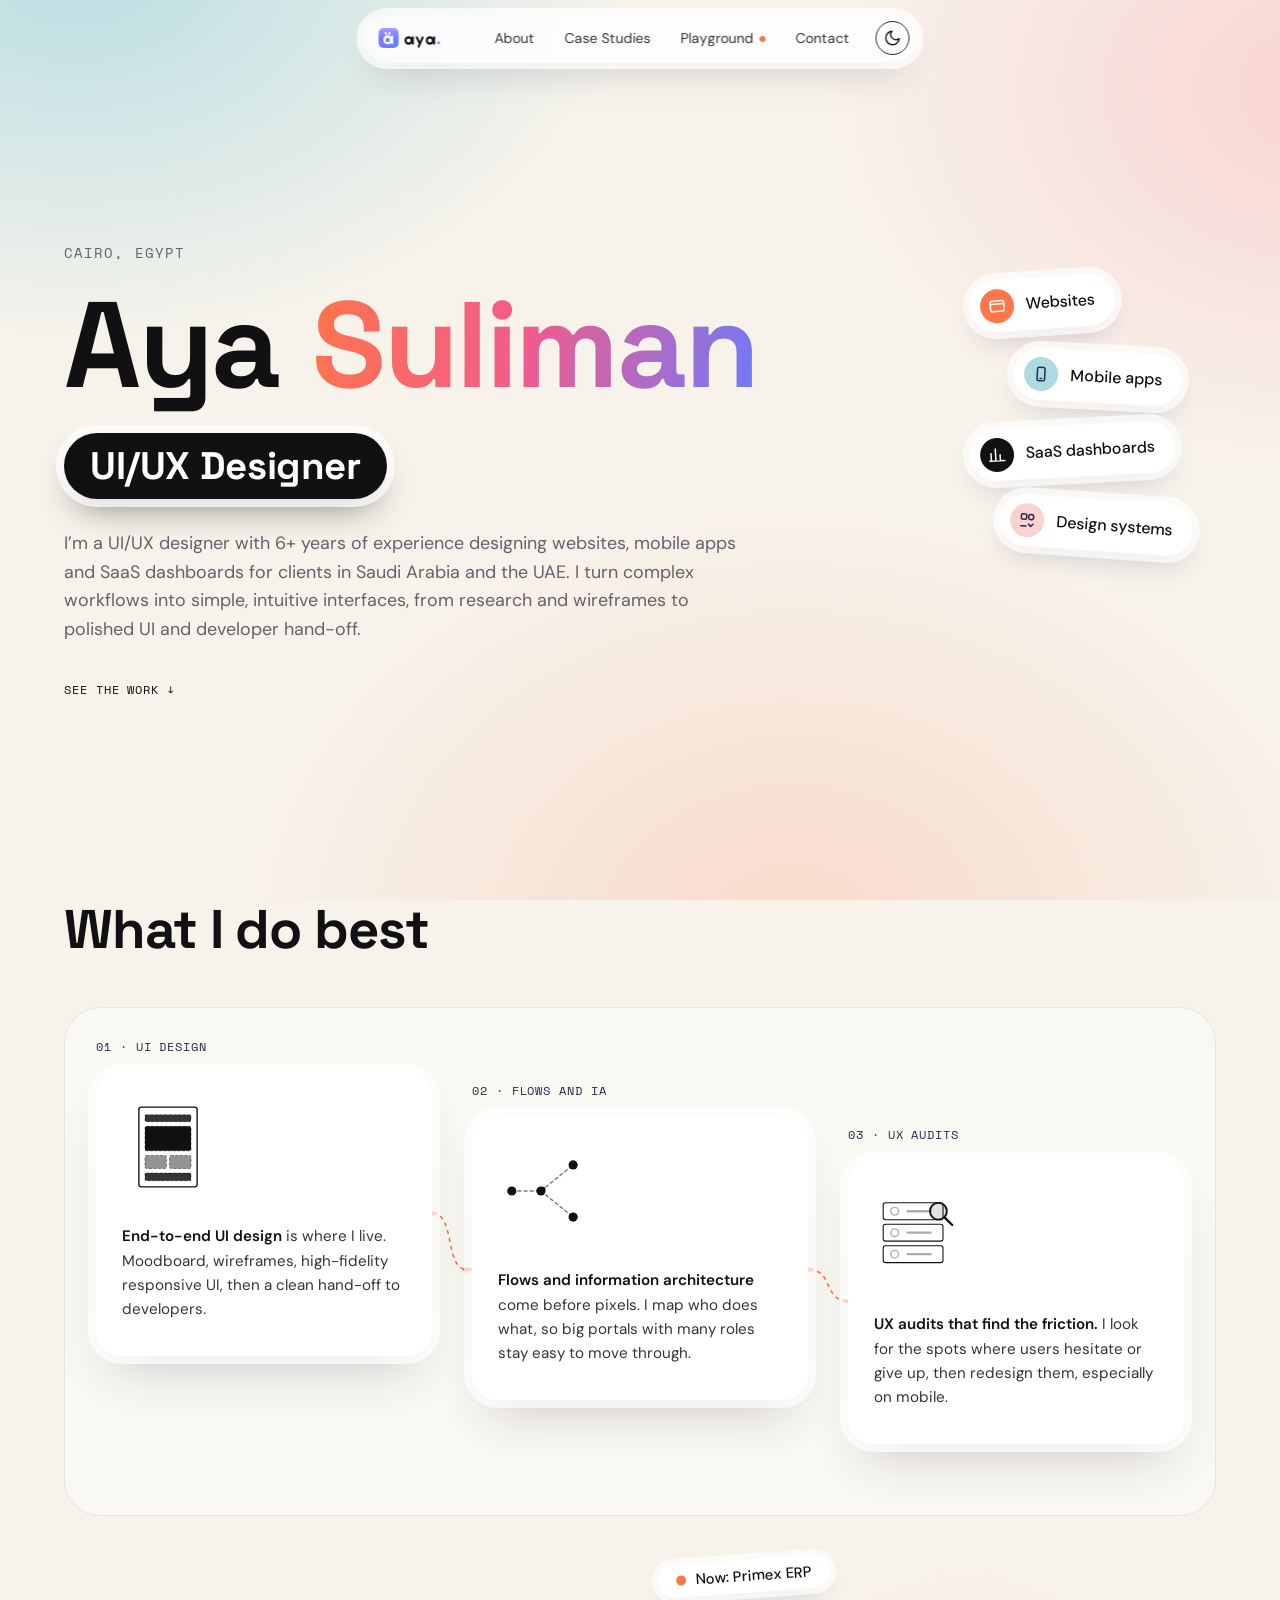
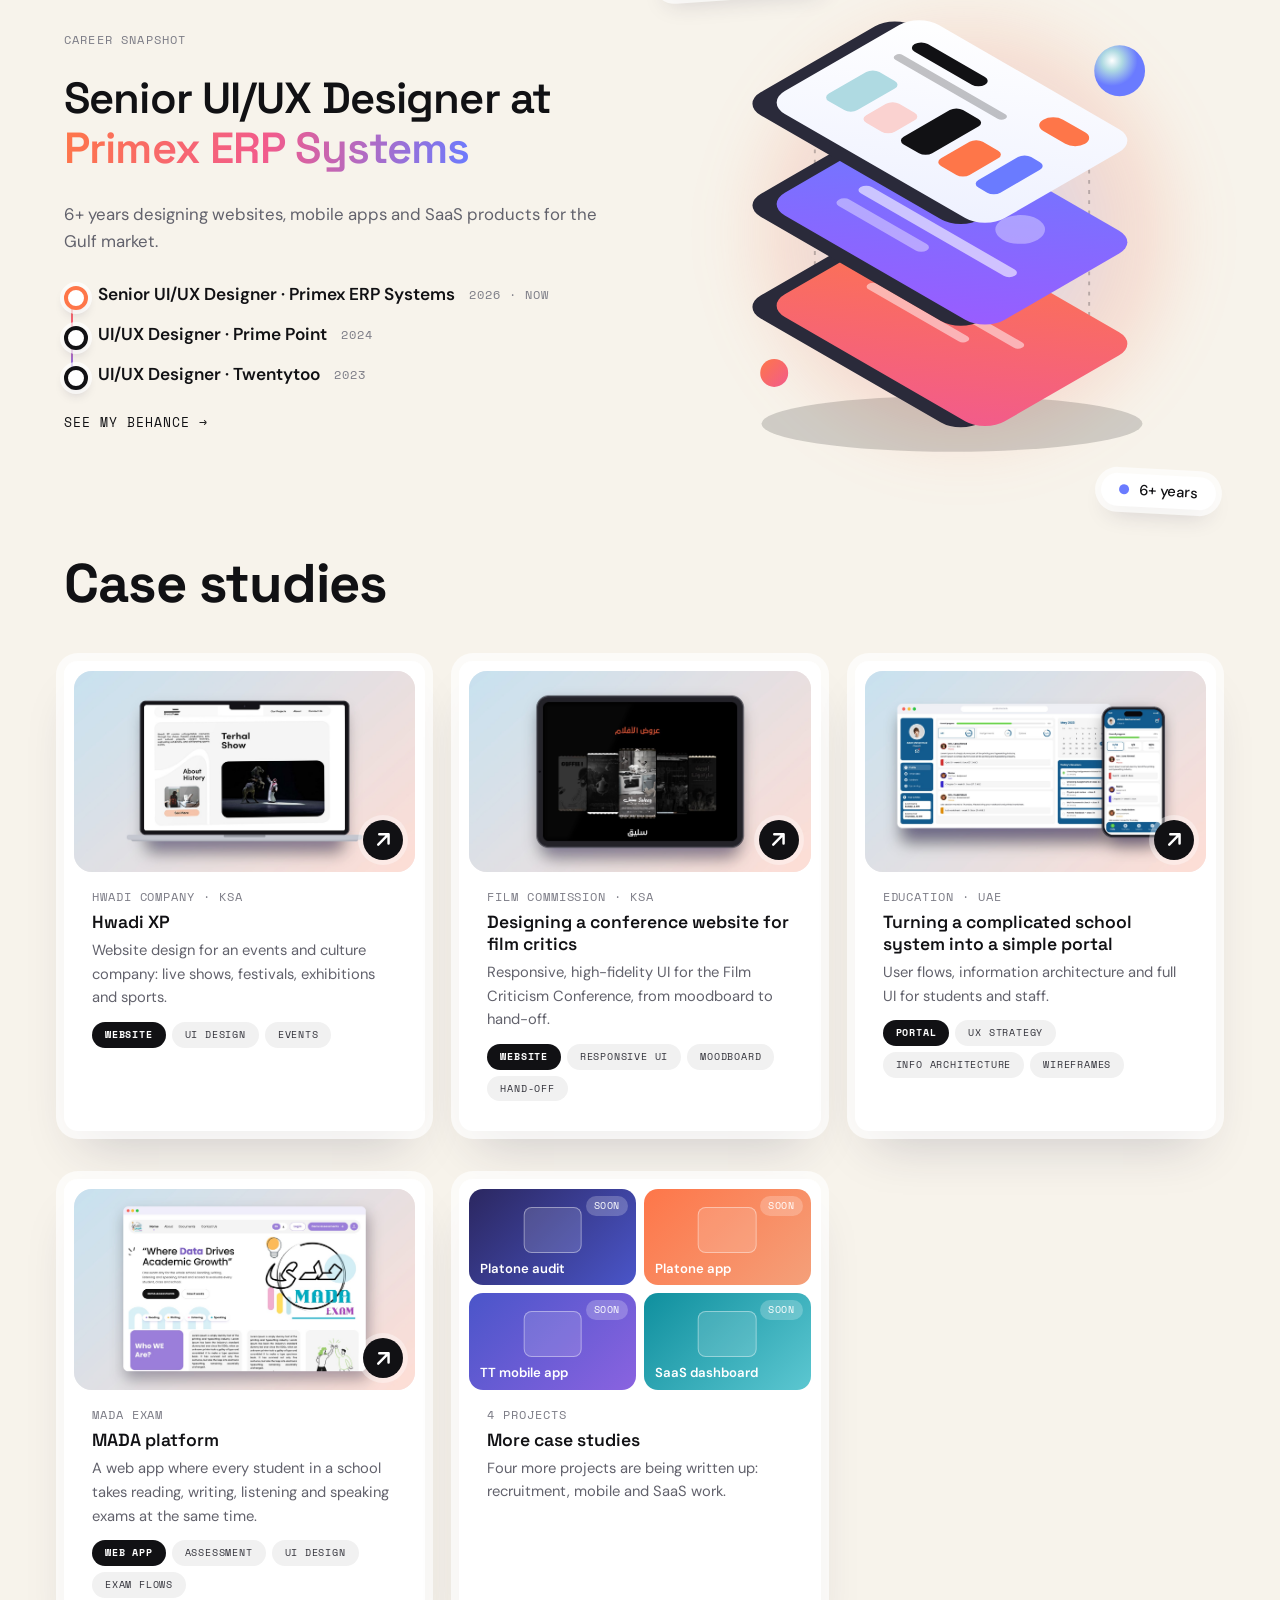
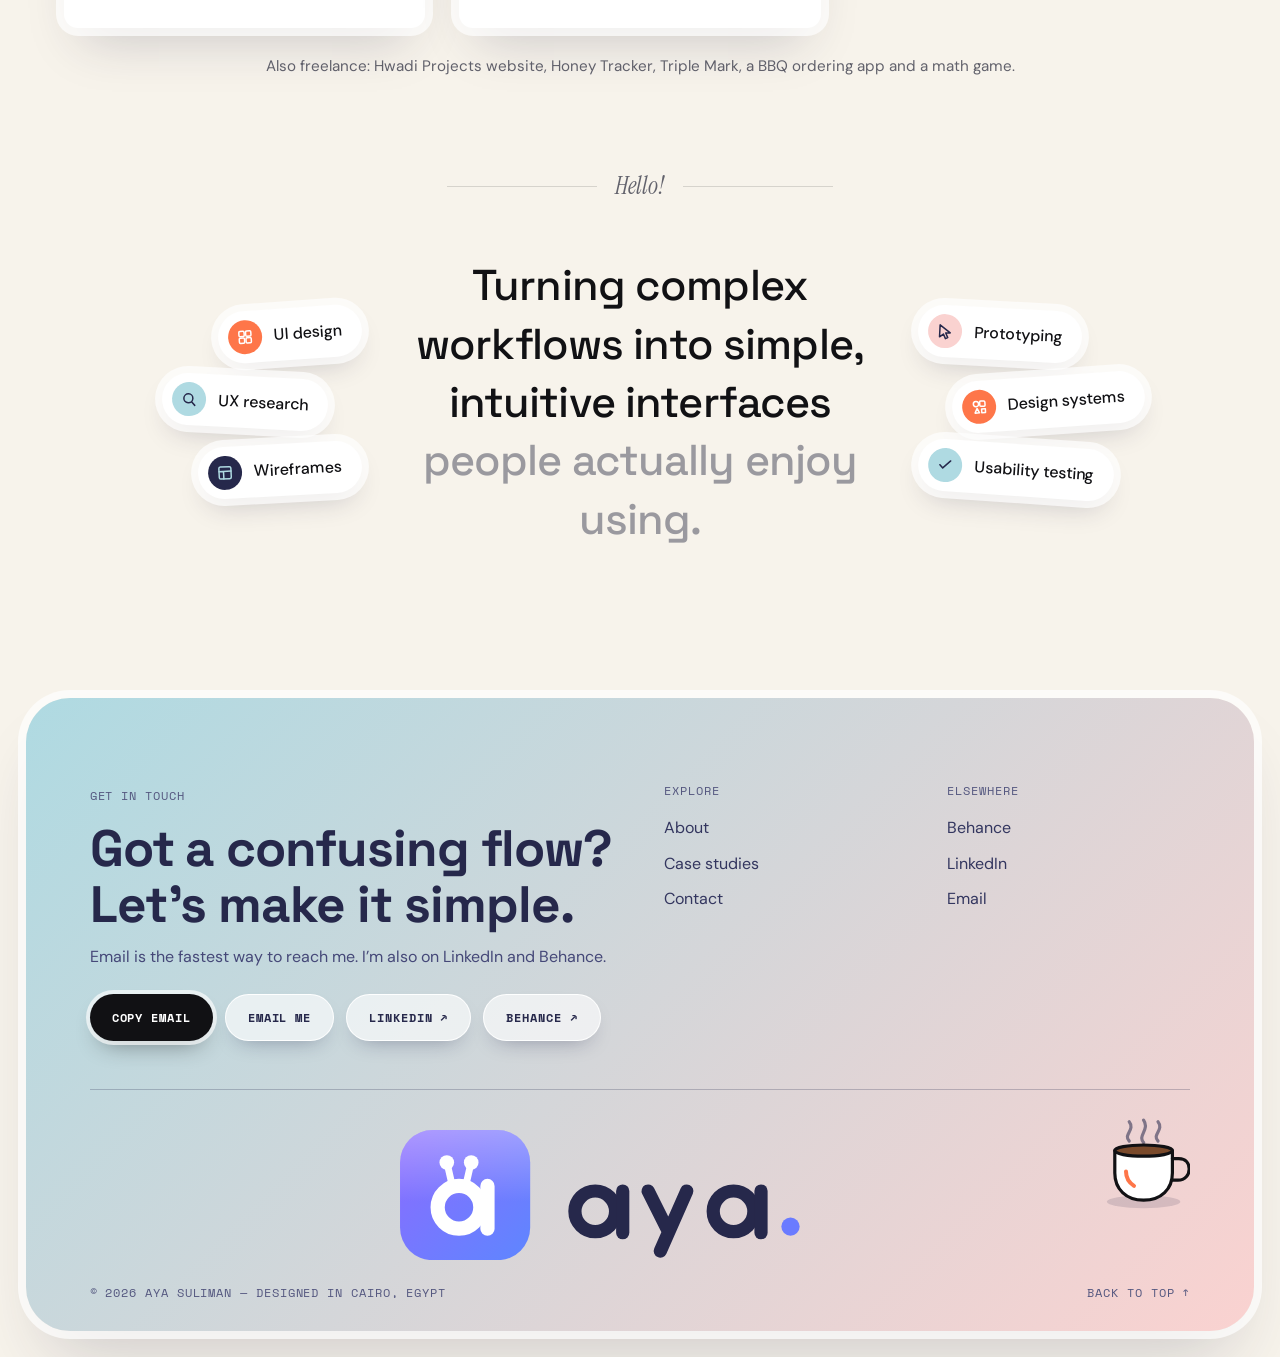
<file: index.html>
<!DOCTYPE html>
<html data-skin="v4" lang="en">
<head>
<meta charset="utf-8">
<meta name="viewport" content="width=device-width, initial-scale=1">
<title>Aya Suliman | UI/UX Designer</title>
<meta name="description" content="Portfolio of Aya Suliman, UI/UX designer in Cairo. Websites, mobile apps and SaaS dashboards for clients in Saudi Arabia and the UAE.">
<meta property="og:title" content="Aya Suliman | UI/UX Designer">
<meta property="og:description" content="Websites, mobile apps and SaaS dashboards, from first sketch to developer hand-off.">
<link rel="icon" href="favicon.ico" sizes="any">
<link rel="icon" href="favicon.svg" type="image/svg+xml">
<link rel="apple-touch-icon" href="apple-touch-icon.png">
<link rel="manifest" href="site.webmanifest">
<meta name="theme-color" content="#F7F3EB">

<dialog id="csModal" class="cs-modal" aria-labelledby="csmTitle">
  <div class="csm-card">
    <button class="csm-x" type="button" aria-label="Close" data-close>×</button>
    <div class="csm-thumb" id="csmThumb"></div>
    <div class="csm-body">
      <span class="mono csm-meta" id="csmMeta"></span>
      <h2 id="csmTitle"></h2>
      <p class="csm-sum" id="csmSum"></p>
      <dl class="csm-facts" id="csmFacts"></dl>
      <h3>The challenge</h3><p id="csmCh"></p>
      <h3>What I did</h3><ul class="csm-did" id="csmDid"></ul>
      <h3>Process</h3><ol class="csm-steps" id="csmSteps"></ol>
      <div class="csm-galwrap" id="csmGalWrap" hidden><h3>Selected screens</h3><div class="csm-gal" id="csmGal"></div></div>
      <div class="csm-actions"><button class="csm-btn" type="button" data-close>Close</button></div>
    </div>
  </div>
</dialog>
<script>try{if(localStorage.getItem('theme')==='dark')document.documentElement.dataset.theme='dark'}catch(e){}</script>
<link rel="preconnect" href="https://fonts.googleapis.com">
<link rel="preconnect" href="https://fonts.gstatic.com" crossorigin>
<link href="https://fonts.googleapis.com/css2?family=DM+Sans:wght@400;500;600;700&family=Space+Grotesk:wght@500;700&family=Space+Mono:wght@400;700&family=Instrument+Serif:ital@1&family=Caveat:wght@500;600&display=swap" rel="stylesheet">
<style>
:root{
  --bg:#F5F2E7;--surface:#EDE9DA;--card:#FBFAF4;--page:#FBFAF4;--rule:rgba(28,28,28,.12);--rule-2:rgba(28,28,28,.22);
  --ink:#1C1C1C;--body:#3B3A36;--muted:#6F6C61;--subtle:#7F7C70;
  --accent:#9FD8CB;--accent-2:#CFEDE6;--accent-ink:#2A7565;--accent-dim:rgba(159,216,203,.3);
  --note:#E6F2EE;--note-ink:#1F2A44;
  --sans:"DM Sans",system-ui,sans-serif;--head:"Space Grotesk","DM Sans",system-ui,sans-serif;--mono:"Space Mono",ui-monospace,monospace;--hand:"Caveat",cursive;
}
*{box-sizing:border-box;margin:0;padding:0}
html{scroll-behavior:smooth}
body{background:var(--bg);color:var(--body);font:400 1rem/1.6 var(--sans);overflow-x:hidden;-webkit-font-smoothing:antialiased}
a{color:inherit;text-decoration:none}
img{display:block;max-width:100%}
:focus-visible{outline:2px solid var(--accent);outline-offset:3px}
.skip{position:absolute;left:-999px;top:10px;background:var(--accent);color:var(--bg);padding:8px 14px;z-index:50;font:500 .75rem var(--mono)}
.skip:focus{left:12px}
.wrap{max-width:1280px;margin:0 auto;padding:0 clamp(24px,5vw,96px)}
.mono{font:500 .72rem/1.5 var(--mono);letter-spacing:.08em;text-transform:uppercase}
.acc{color:var(--accent)}
h1,h2,h3{color:var(--ink);font-family:var(--head)}
h2{font-size:clamp(1.9rem,4vw,2.5rem);font-weight:600;line-height:1.15;letter-spacing:.01em}
strong{color:var(--ink);font-weight:600}

/* frames with corner marks */
.frame{position:relative;border:1px solid var(--rule)}
.frame>.c{position:absolute;width:9px;height:9px;pointer-events:none}
.frame>.c::before,.frame>.c::after{content:"";position:absolute;background:var(--subtle)}
.frame>.c::before{left:4px;top:0;width:1px;height:9px}
.frame>.c::after{top:4px;left:0;width:9px;height:1px}
.c.tl{left:-5px;top:-5px}.c.tr{right:-5px;top:-5px}.c.bl{left:-5px;bottom:-5px}.c.br{right:-5px;bottom:-5px}

/* text links */
.tlink{display:inline-flex;align-items:center;gap:8px;color:var(--ink);transition:color .2s,gap .2s}
.tlink:hover{color:var(--accent);gap:12px}
.btn{display:inline-flex;align-items:center;gap:8px;padding:12px 20px;border:1px solid var(--accent);background:var(--accent);color:#14161a;cursor:pointer;transition:background .2s,color .2s}
.btn:hover{background:transparent;color:var(--accent)}
.btn.line{background:transparent;border-color:var(--rule-2);color:var(--ink)}
.btn.line:hover{border-color:var(--accent);color:var(--accent)}

/* nav */
.nav{position:fixed;top:14px;left:50%;transform:translateX(-50%);z-index:20;display:flex;align-items:center;gap:6px;padding:6px 8px 6px 14px;background:rgba(23,24,30,.82);backdrop-filter:blur(10px);border:1px solid var(--rule-2);border-radius:4px}
.nav .logo{display:flex;align-items:center;margin-right:22px}
.nav .logo{color:var(--ink)}
.nav .logo svg{display:block}
.mega svg{color:var(--ink)}
.nav ul{list-style:none;display:flex;gap:2px}
.nav ul a{display:block;padding:7px 14px;font-size:.88rem;color:var(--body);border-radius:3px;transition:background .2s,color .2s}
.nav ul a:hover{color:var(--ink);background:rgba(255,255,255,.05)}
.dd{position:relative}
.dd-menu{position:absolute;top:calc(100% + 10px);left:50%;transform:translateX(-50%) translateY(6px);width:340px;background:var(--surface);border:1px solid var(--rule-2);padding:10px;opacity:0;visibility:hidden;transition:.2s}
.dd:hover .dd-menu,.dd:focus-within .dd-menu{opacity:1;visibility:visible;transform:translateX(-50%) translateY(0)}
.dd-menu a{display:grid!important;grid-template-columns:36px 1fr;gap:6px;padding:10px!important;font-size:.86rem!important;line-height:1.35}
.dd-menu a b{font:500 .72rem var(--mono);color:var(--accent)}

/* hero */
.hero{min-height:92vh;display:grid;grid-template-columns:1.4fr 1fr;align-items:center;gap:40px;padding-top:110px}
.hero .eyebrow{display:block;color:var(--accent);margin-bottom:18px}
.hero h1{font-size:clamp(3.2rem,8.5vw,6rem);font-weight:700;line-height:1.06;letter-spacing:-.02em}
.hero h1 .acc{color:var(--accent)}
.hero .sub{margin:22px 0 30px;max-width:46ch;color:var(--muted)}
.hero-art{justify-self:center;width:min(100%,340px)}
.hero-art svg{width:100%;height:auto;overflow:visible}
.hero-art{cursor:pointer;-webkit-tap-highlight-color:transparent}
.hero-art:focus-visible{outline:2px solid var(--accent);outline-offset:8px;border-radius:14px}
#flowPath{filter:drop-shadow(0 0 8px rgba(60,154,131,.22))}
.art-hint{text-align:center;color:var(--subtle);margin-top:6px}

@media (hover:none){.art-hint{display:none}}

/* marquee */
.marquee{border-block:1px solid var(--rule);background:var(--surface);overflow:hidden;white-space:nowrap}
.marquee div{display:inline-block;padding:12px 0;color:var(--accent);animation:run 40s linear infinite}
.marquee span{margin:0 12px}
@keyframes run{to{transform:translateX(-50%)}}

section{padding:110px 0}
.sec-title{text-align:center;margin-bottom:48px}
.sec-title .ico{display:block;margin:0 auto 14px;width:30px;height:30px;color:var(--accent)}

/* skills */
.skills{display:grid;grid-template-columns:repeat(3,1fr);gap:16px}
.skill{padding:28px 24px 32px}
.skill svg{width:34px;height:34px;color:var(--ink);margin-bottom:22px}
.skill p{font-size:.95rem}

/* skills: animated icons (start when the card is revealed) */
.skill svg.sk-ic{width:92px;height:92px;margin-bottom:24px;overflow:visible;fill:none;stroke:currentColor;stroke-width:1.8;stroke-linecap:round;stroke-linejoin:round;--bad:#F0897A}
.sk-ui .w{stroke-dasharray:3 3;stroke-width:1.2;opacity:.5}
.sk-ui .f{stroke:none;fill:var(--accent);transform-box:fill-box;transform-origin:left center}
.sk-ui .f.soft{opacity:.45}
.sk-ui .f.dark{fill:currentColor;opacity:.85}
.sk-flow .path{stroke-dasharray:4 4;opacity:.55}
.sk-flow .node{fill:var(--accent);stroke:none}
.sk-flow .node.end{fill:currentColor}
.sk-flow .halo{stroke:var(--accent);stroke-width:1.5;opacity:0;transform-box:fill-box;transform-origin:center}
.sk-flow .dot{fill:var(--accent);stroke:none}
.sk-audit .row{stroke-width:1.4}
.sk-audit .bar{stroke-width:3;opacity:.35}
.sk-audit .glass{fill:var(--accent);fill-opacity:.12;stroke:var(--accent);stroke-width:2.4}
.sk-audit .handle{stroke:var(--accent);stroke-width:3}
.sk-audit .row2{stroke:var(--accent)}
.sk-audit .warn,.sk-audit .ok{opacity:0;transform-box:fill-box;transform-origin:center}
.sk-audit .warn circle{fill:var(--bad);stroke:none}
.sk-audit .ok circle{fill:var(--accent);stroke:none}
.sk-audit .mark{stroke:var(--bg);stroke-width:1.8}
@media (prefers-reduced-motion:no-preference){
  .skill.in .sk-ui .f{animation:sk-build 6s cubic-bezier(.3,.7,.2,1) infinite}
  .skill.in .sk-ui .d2{animation-delay:.35s}.skill.in .sk-ui .d3{animation-delay:.7s}
  .skill.in .sk-ui .d4{animation-delay:1.05s}.skill.in .sk-ui .d5{animation-delay:1.4s}
  @keyframes sk-build{0%,4%{transform:scaleX(0)}20%,80%{transform:scaleX(1)}92%,100%{transform:scaleX(0)}}

  .skill.in .sk-flow .path{animation:sk-march 1.2s linear infinite}
  @keyframes sk-march{to{stroke-dashoffset:-16}}
  .skill.in .sk-flow .halo{animation:sk-pulse 2s ease-out infinite}
  .skill.in .sk-flow .hB{animation-delay:1.7s}
  .skill.in .sk-flow .hC{animation-duration:4s;animation-delay:3.9s}
  .skill.in .sk-flow .hD{animation-duration:4s;animation-delay:1.9s}
  @keyframes sk-pulse{0%{opacity:.7;transform:scale(1)}40%,100%{opacity:0;transform:scale(2.8)}}

  .skill.in .sk-audit .lens{animation:sk-scan 8s ease-in-out infinite}
  @keyframes sk-scan{0%,14%{transform:translateY(0)}32%,58%{transform:translateY(28px)}76%,90%{transform:translateY(56px)}100%{transform:translateY(0)}}
  .skill.in .sk-audit .row2{animation:sk-row 8s linear infinite}
  @keyframes sk-row{0%,30%{stroke:currentColor}34%,50%{stroke:var(--bad)}56%,96%{stroke:var(--accent)}100%{stroke:currentColor}}
  .skill.in .sk-audit .row2g{animation:sk-shake 8s linear infinite}
  @keyframes sk-shake{0%,33%,43%,100%{transform:translateX(0)}35%,39%{transform:translateX(-2px)}37%,41%{transform:translateX(2px)}}
  .skill.in .sk-audit .warn{animation:sk-warn 8s ease-out infinite}
  @keyframes sk-warn{0%,33%{opacity:0;transform:scale(.4)}37%,50%{opacity:1;transform:scale(1)}54%,100%{opacity:0;transform:scale(.4)}}
  .skill.in .sk-audit .ok{animation:sk-ok 8s ease-out infinite}
  @keyframes sk-ok{0%,54%{opacity:0;transform:scale(.4)}60%,94%{opacity:1;transform:scale(1)}100%{opacity:0;transform:scale(.4)}}
}
@media (prefers-reduced-motion:reduce){.sk-flow .dot{display:none}.sk-audit .ok{opacity:1}}

/* about row */
.about{display:grid;grid-template-columns:1fr 1fr;gap:16px;margin-top:16px}
.about-left{display:grid;gap:16px}
.now{padding:56px 28px 28px;display:flex;flex-direction:column;justify-content:space-between;gap:40px;min-height:250px}
.now h3{font-size:1.4rem;font-weight:500;line-height:1.35}
.now .tlink,.snap .tlink{align-self:flex-end}
.snap{padding:28px;display:flex;flex-direction:column;gap:18px}
.chip{align-self:flex-start;padding:3px 8px;border:1px solid var(--rule-2);color:var(--accent);background:var(--accent-dim)}
.snap p{color:var(--body)}
.roles{list-style:none;display:grid;gap:10px;position:relative;padding-left:22px}
.roles::before{content:"";position:absolute;left:3px;top:8px;bottom:8px;border-left:1px dashed var(--subtle)}
.roles li{position:relative}
.roles li::before{content:"";position:absolute;left:-22px;top:9px;width:7px;height:7px;background:var(--body)}
.roles li span{display:inline-block;padding:4px 10px;border:1px solid var(--rule-2);color:var(--body)}
.photo{position:relative;overflow:hidden;background:#2a2b33;min-height:420px}
.photo img{position:absolute;inset:0;width:100%;height:100%;object-fit:cover;filter:grayscale(1)}
.photo .fallback{position:absolute;inset:0;display:grid;place-items:center;font:700 7rem var(--sans);color:rgba(255,255,255,.08);letter-spacing:-.04em}
.photo svg.swirl{position:absolute;inset:0;width:100%;height:100%;pointer-events:none}

/* work */
.work{display:grid;grid-template-columns:repeat(3,1fr);gap:16px}
.case{display:flex;flex-direction:column;transition:border-color .25s,background .25s}
.case:hover{border-color:var(--rule-2);background:var(--surface)}
.case .thumb{height:170px;border-bottom:1px solid var(--rule);display:grid;place-items:center;overflow:hidden;background:var(--surface)}
.case .thumb svg{width:70%;height:auto;transition:transform .4s}
.case:hover .thumb svg{transform:translateY(-6px) rotate(-2deg)}
.case .info{padding:20px 22px 24px;display:flex;flex-direction:column;gap:10px;flex:1}
.case .meta{display:flex;gap:8px;align-items:center;color:var(--subtle)}
.case .meta .chip{color:var(--accent)}
.case h3{font-size:1.15rem;font-weight:600;line-height:1.3}
.case p{font-size:.92rem;color:var(--muted)}
.case .tlink{margin-top:auto;padding-top:6px}
.also{margin-top:26px;text-align:center;color:var(--muted);font-size:.95rem}

.quad{padding:22px 26px 48px}
.quad>.mono{display:block;text-align:center;color:var(--muted);margin-bottom:20px;letter-spacing:.18em}
.notes{display:grid;grid-template-columns:1fr 1fr;gap:14px}
.note{background:var(--note);color:var(--note-ink);min-height:132px;padding:14px 16px;font:500 1.3rem/1.25 var(--hand);border-radius:2px;box-shadow:0 10px 24px rgba(0,0,0,.25);transition:transform .25s}
.note:nth-child(odd){transform:rotate(-1.2deg)}.note:nth-child(even){transform:rotate(1deg)}
.note:hover{transform:rotate(0) scale(1.03)}
.note ul{list-style:none}
.note svg{width:44px;height:44px;margin-top:8px;color:var(--note-ink)}

/* contact + footer */
footer{background:#18191d;border-top:1px solid var(--rule);padding:80px 0 30px;overflow:hidden}
.ftop{display:grid;grid-template-columns:2.2fr 1fr 1fr;gap:40px;padding-bottom:48px;border-bottom:1px solid var(--rule)}
.ftop h2{font-size:clamp(2rem,4.2vw,2.6rem);font-weight:700;letter-spacing:-.01em;margin:14px 0 12px}
.ftop p{color:var(--muted);margin-bottom:24px}
.frow{display:flex;gap:10px;flex-wrap:wrap}
.fcol .mono{color:var(--subtle);display:block;margin-bottom:16px}
.fcol ul{list-style:none;display:grid;gap:10px}
.fcol a{color:var(--body);transition:color .2s}.fcol a:hover{color:var(--accent)}
.mega{font:700 clamp(7rem,29vw,24rem)/.9 var(--sans);letter-spacing:-.03em;text-align:center;color:transparent;-webkit-text-stroke:2px var(--ink);margin:40px 0 20px;user-select:none}
.frow .btn{padding:12px 16px}
.mega{display:flex;justify-content:center;margin:56px 0 28px;font-size:0;-webkit-text-stroke:0;user-select:none}
.mega svg{width:min(100%,880px);height:auto}
.fbot{display:flex;justify-content:space-between;flex-wrap:wrap;gap:12px;color:var(--subtle)}
.fbot a:hover{color:var(--accent)}

/* reveal */
.rv{opacity:0;transform:translateY(18px);transition:opacity .7s ease,transform .7s ease}
.rv.in{opacity:1;transform:none}

@media (max-width:980px){
  .skills,.work{grid-template-columns:1fr 1fr}
  .about{grid-template-columns:1fr}
  .photo{min-height:360px}
  .ftop{grid-template-columns:1fr 1fr}.ftop>div:first-child{grid-column:1/-1}
}
@media (max-width:720px){
  .wrap{padding:0 16px}
  .hero{grid-template-columns:1fr;min-height:auto;gap:28px;padding:112px 16px 56px}
  .hero-art{width:min(220px,62vw);justify-self:center}
  .hero .sub{margin:18px 0 24px}
  .skills,.work{grid-template-columns:1fr}
  .quad{padding:20px 0 36px}
  .nav{width:calc(100% - 24px);justify-content:space-between}
  .nav .logo{margin-right:0}
  .dd-menu{display:none}
  .nav ul a{padding:7px 10px}
}
@media (max-width:420px){.nav ul li:first-child{display:none}.notes{grid-template-columns:1fr}}
@media (prefers-reduced-motion:reduce){
  html{scroll-behavior:auto}
  .marquee div{animation:none}
  .art-hint{display:none}
  .rv{opacity:1;transform:none;transition:none}
}

/* per-section cursors (swap a section's cursor by changing which --cur-* it uses) */
:root{
  --cur-pin:url("data:image/svg+xml,%3Csvg xmlns='http://www.w3.org/2000/svg' width='32' height='32' viewBox='0 0 32 32' stroke-linecap='round' stroke-linejoin='round'%3E%3Cpath d='M16 30.5C16 30.5 5.5 19.5 5.5 12a10.5 10.5 0 1 1 21 0c0 7.5-10.5 18.5-10.5 18.5Z' fill='%23F4F4F6' stroke='%23111216' stroke-width='1.6'/%3E%3Ccircle cx='16' cy='12' r='3.6' fill='%23111216'/%3E%3C/svg%3E") 16 30,auto;
  --cur-pin-link:url("data:image/svg+xml,%3Csvg xmlns='http://www.w3.org/2000/svg' width='32' height='32' viewBox='0 0 32 32' stroke-linecap='round' stroke-linejoin='round'%3E%3Cpath d='M16 30.5C16 30.5 5.5 19.5 5.5 12a10.5 10.5 0 1 1 21 0c0 7.5-10.5 18.5-10.5 18.5Z' fill='%239FD8CB' stroke='%23111216' stroke-width='1.6'/%3E%3Ccircle cx='16' cy='12' r='3.6' fill='%23111216'/%3E%3C/svg%3E") 16 30,pointer;
  --cur-hand:url("data:image/svg+xml,%3Csvg xmlns='http://www.w3.org/2000/svg' width='32' height='32' viewBox='0 0 32 32' stroke-linejoin='round'%3E%3Cg fill='%23111216' stroke='%23111216' stroke-width='3.4'%3E%3Crect x='9' y='6' width='4.2' height='15' rx='2.1'/%3E%3Crect x='13.4' y='3' width='4.2' height='17' rx='2.1'/%3E%3Crect x='17.8' y='5' width='4.2' height='16' rx='2.1'/%3E%3Crect x='22.2' y='9' width='4.2' height='13' rx='2.1'/%3E%3Cpath d='M9 15H26.4V22C26.4 27 22.6 30.2 17.6 30.2C14 30.2 11.4 28.6 9.6 25.8L4.6 18.2A2.1 2.1 0 0 1 8 15.9L9 17.2Z'/%3E%3C/g%3E%3Cg fill='%23F4F4F6' stroke='none'%3E%3Crect x='9' y='6' width='4.2' height='15' rx='2.1'/%3E%3Crect x='13.4' y='3' width='4.2' height='17' rx='2.1'/%3E%3Crect x='17.8' y='5' width='4.2' height='16' rx='2.1'/%3E%3Crect x='22.2' y='9' width='4.2' height='13' rx='2.1'/%3E%3Cpath d='M9 15H26.4V22C26.4 27 22.6 30.2 17.6 30.2C14 30.2 11.4 28.6 9.6 25.8L4.6 18.2A2.1 2.1 0 0 1 8 15.9L9 17.2Z'/%3E%3C/g%3E%3Cpath d='M13.2 9v8M17.6 6.5v9M22 9.5v7' stroke='%23111216' stroke-width='1' fill='none' stroke-linecap='round' opacity='.0'/%3E%3C/svg%3E") 16 16,auto;
  --cur-hand-link:url("data:image/svg+xml,%3Csvg xmlns='http://www.w3.org/2000/svg' width='32' height='32' viewBox='0 0 32 32' stroke-linejoin='round'%3E%3Cg fill='%23111216' stroke='%23111216' stroke-width='3.4'%3E%3Crect x='9' y='6' width='4.2' height='15' rx='2.1'/%3E%3Crect x='13.4' y='3' width='4.2' height='17' rx='2.1'/%3E%3Crect x='17.8' y='5' width='4.2' height='16' rx='2.1'/%3E%3Crect x='22.2' y='9' width='4.2' height='13' rx='2.1'/%3E%3Cpath d='M9 15H26.4V22C26.4 27 22.6 30.2 17.6 30.2C14 30.2 11.4 28.6 9.6 25.8L4.6 18.2A2.1 2.1 0 0 1 8 15.9L9 17.2Z'/%3E%3C/g%3E%3Cg fill='%239FD8CB' stroke='none'%3E%3Crect x='9' y='6' width='4.2' height='15' rx='2.1'/%3E%3Crect x='13.4' y='3' width='4.2' height='17' rx='2.1'/%3E%3Crect x='17.8' y='5' width='4.2' height='16' rx='2.1'/%3E%3Crect x='22.2' y='9' width='4.2' height='13' rx='2.1'/%3E%3Cpath d='M9 15H26.4V22C26.4 27 22.6 30.2 17.6 30.2C14 30.2 11.4 28.6 9.6 25.8L4.6 18.2A2.1 2.1 0 0 1 8 15.9L9 17.2Z'/%3E%3C/g%3E%3Cpath d='M13.2 9v8M17.6 6.5v9M22 9.5v7' stroke='%23111216' stroke-width='1' fill='none' stroke-linecap='round' opacity='.0'/%3E%3C/svg%3E") 16 16,pointer;
  --cur-pen:url("data:image/svg+xml,%3Csvg xmlns='http://www.w3.org/2000/svg' width='32' height='32' viewBox='0 0 24 24' stroke-linecap='round' stroke-linejoin='round'%3E%3Cg stroke='%23111216' stroke-width='1.5' fill='none'%3E%3Cpath d='M15.707 21.293a1 1 0 0 1-1.414 0l-1.586-1.586a1 1 0 0 1 0-1.414l5.586-5.586a1 1 0 0 1 1.414 0l1.586 1.586a1 1 0 0 1 0 1.414z' fill='%23F4F4F6'/%3E%3Cpath d='m18 13-1.375-6.874a1 1 0 0 0-.746-.776L3.235 2.028a1 1 0 0 0-1.207 1.207L5.35 15.879a1 1 0 0 0 .776.746L13 18' fill='%23F4F4F6'/%3E%3Cpath d='m2.3 2.3 7.286 7.286'/%3E%3Ccircle cx='11' cy='11' r='2' fill='%239FD8CB'/%3E%3C/g%3E%3C/svg%3E") 3 3,auto;
  --cur-pen-link:url("data:image/svg+xml,%3Csvg xmlns='http://www.w3.org/2000/svg' width='32' height='32' viewBox='0 0 24 24' stroke-linecap='round' stroke-linejoin='round'%3E%3Cg stroke='%23111216' stroke-width='1.5' fill='none'%3E%3Cpath d='M15.707 21.293a1 1 0 0 1-1.414 0l-1.586-1.586a1 1 0 0 1 0-1.414l5.586-5.586a1 1 0 0 1 1.414 0l1.586 1.586a1 1 0 0 1 0 1.414z' fill='%239FD8CB'/%3E%3Cpath d='m18 13-1.375-6.874a1 1 0 0 0-.746-.776L3.235 2.028a1 1 0 0 0-1.207 1.207L5.35 15.879a1 1 0 0 0 .776.746L13 18' fill='%239FD8CB'/%3E%3Cpath d='m2.3 2.3 7.286 7.286'/%3E%3Ccircle cx='11' cy='11' r='2' fill='%23F4F4F6'/%3E%3C/g%3E%3C/svg%3E") 3 3,pointer;
  --cur-erp:url("data:image/svg+xml,%3Csvg xmlns='http://www.w3.org/2000/svg' width='32' height='32' viewBox='0 0 32 32' stroke-linejoin='round'%3E%3Cg fill='%23111216' stroke='%23111216' stroke-width='3.4'%3E%3Crect x='13' y='2' width='6' height='28' rx='1.8' transform='rotate(0 16 16)'/%3E%3Crect x='13' y='2' width='6' height='28' rx='1.8' transform='rotate(45 16 16)'/%3E%3Crect x='13' y='2' width='6' height='28' rx='1.8' transform='rotate(90 16 16)'/%3E%3Crect x='13' y='2' width='6' height='28' rx='1.8' transform='rotate(135 16 16)'/%3E%3Ccircle cx='16' cy='16' r='10'/%3E%3C/g%3E%3Cg fill='%23F4F4F6'%3E%3Crect x='13' y='2' width='6' height='28' rx='1.8' transform='rotate(0 16 16)'/%3E%3Crect x='13' y='2' width='6' height='28' rx='1.8' transform='rotate(45 16 16)'/%3E%3Crect x='13' y='2' width='6' height='28' rx='1.8' transform='rotate(90 16 16)'/%3E%3Crect x='13' y='2' width='6' height='28' rx='1.8' transform='rotate(135 16 16)'/%3E%3Ccircle cx='16' cy='16' r='10'/%3E%3C/g%3E%3Ccircle cx='16' cy='16' r='5' fill='%23111216'/%3E%3Ccircle cx='16' cy='16' r='2.4' fill='%239FD8CB'/%3E%3C/svg%3E") 16 16,auto;
  --cur-erp-link:url("data:image/svg+xml,%3Csvg xmlns='http://www.w3.org/2000/svg' width='32' height='32' viewBox='0 0 32 32' stroke-linejoin='round'%3E%3Cg fill='%23111216' stroke='%23111216' stroke-width='3.4'%3E%3Crect x='13' y='2' width='6' height='28' rx='1.8' transform='rotate(0 16 16)'/%3E%3Crect x='13' y='2' width='6' height='28' rx='1.8' transform='rotate(45 16 16)'/%3E%3Crect x='13' y='2' width='6' height='28' rx='1.8' transform='rotate(90 16 16)'/%3E%3Crect x='13' y='2' width='6' height='28' rx='1.8' transform='rotate(135 16 16)'/%3E%3Ccircle cx='16' cy='16' r='10'/%3E%3C/g%3E%3Cg fill='%239FD8CB'%3E%3Crect x='13' y='2' width='6' height='28' rx='1.8' transform='rotate(0 16 16)'/%3E%3Crect x='13' y='2' width='6' height='28' rx='1.8' transform='rotate(45 16 16)'/%3E%3Crect x='13' y='2' width='6' height='28' rx='1.8' transform='rotate(90 16 16)'/%3E%3Crect x='13' y='2' width='6' height='28' rx='1.8' transform='rotate(135 16 16)'/%3E%3Ccircle cx='16' cy='16' r='10'/%3E%3C/g%3E%3Ccircle cx='16' cy='16' r='5' fill='%23111216'/%3E%3Ccircle cx='16' cy='16' r='2.4' fill='%23F4F4F6'/%3E%3C/svg%3E") 16 16,pointer;
  --cur-brush:url("data:image/svg+xml,%3Csvg xmlns='http://www.w3.org/2000/svg' width='32' height='32' viewBox='0 0 32 32' stroke-linecap='round' stroke-linejoin='round'%3E%3Cg transform='rotate(45 16 16)' stroke='%23111216' stroke-width='1.4'%3E%3Crect x='14.2' y='1' width='3.6' height='13' rx='1.8' fill='%23F4F4F6'/%3E%3Crect x='12.8' y='14' width='6.4' height='5' rx='1' fill='%23F4F4F6'/%3E%3Cpath d='M12.8 19H19.2C19.2 23.5 17.8 27 16 31C14.2 27 12.8 23.5 12.8 19Z' fill='%239FD8CB'/%3E%3C/g%3E%3C/svg%3E") 5 27,auto;
  --cur-brush-link:url("data:image/svg+xml,%3Csvg xmlns='http://www.w3.org/2000/svg' width='32' height='32' viewBox='0 0 32 32' stroke-linecap='round' stroke-linejoin='round'%3E%3Cg transform='rotate(45 16 16)' stroke='%23111216' stroke-width='1.4'%3E%3Crect x='14.2' y='1' width='3.6' height='13' rx='1.8' fill='%239FD8CB'/%3E%3Crect x='12.8' y='14' width='6.4' height='5' rx='1' fill='%239FD8CB'/%3E%3Cpath d='M12.8 19H19.2C19.2 23.5 17.8 27 16 31C14.2 27 12.8 23.5 12.8 19Z' fill='%23F4F4F6'/%3E%3C/g%3E%3C/svg%3E") 5 27,pointer;
  --cur-glasses:url("data:image/svg+xml,%3Csvg xmlns='http://www.w3.org/2000/svg' width='32' height='32' viewBox='0 0 32 32' stroke-linecap='round' stroke-linejoin='round'%3E%3Cg fill='none' stroke='%23111216' stroke-width='4.6'%3E%3Ccircle cx='9' cy='18' r='6'/%3E%3Ccircle cx='23' cy='18' r='6'/%3E%3Cpath d='M15 17c.6-1.2 1.4-1.2 2 0M3.2 16.5L1.5 12.5M28.8 16.5l1.7-4'/%3E%3C/g%3E%3Cg fill='%239FD8CB' fill-opacity='.35' stroke='%23F4F4F6' stroke-width='2.2'%3E%3Ccircle cx='9' cy='18' r='6'/%3E%3Ccircle cx='23' cy='18' r='6'/%3E%3Cpath d='M15 17c.6-1.2 1.4-1.2 2 0M3.2 16.5L1.5 12.5M28.8 16.5l1.7-4'/%3E%3C/g%3E%3C/svg%3E") 16 18,auto;
  --cur-glasses-link:url("data:image/svg+xml,%3Csvg xmlns='http://www.w3.org/2000/svg' width='32' height='32' viewBox='0 0 32 32' stroke-linecap='round' stroke-linejoin='round'%3E%3Cg fill='none' stroke='%23111216' stroke-width='4.6'%3E%3Ccircle cx='9' cy='18' r='6'/%3E%3Ccircle cx='23' cy='18' r='6'/%3E%3Cpath d='M15 17c.6-1.2 1.4-1.2 2 0M3.2 16.5L1.5 12.5M28.8 16.5l1.7-4'/%3E%3C/g%3E%3Cg fill='%23F4F4F6' fill-opacity='.35' stroke='%239FD8CB' stroke-width='2.2'%3E%3Ccircle cx='9' cy='18' r='6'/%3E%3Ccircle cx='23' cy='18' r='6'/%3E%3Cpath d='M15 17c.6-1.2 1.4-1.2 2 0M3.2 16.5L1.5 12.5M28.8 16.5l1.7-4'/%3E%3C/g%3E%3C/svg%3E") 16 18,pointer;
  --cur-fav:url("data:image/svg+xml,%3Csvg xmlns='http://www.w3.org/2000/svg' width='32' height='32' viewBox='0 0 32 32' stroke-linecap='round' stroke-linejoin='round'%3E%3Cg stroke='%23111216' stroke-width='1.4'%3E%3Cpath d='M11 4v5M21 4v5' stroke-width='2'/%3E%3Ccircle cx='11' cy='3.5' r='2' fill='%23111216'/%3E%3Ccircle cx='21' cy='3.5' r='2' fill='%23111216'/%3E%3Cellipse cx='6' cy='12' rx='4' ry='2.2' transform='rotate(-25 6 12)' fill='%23F4F4F6'/%3E%3Cellipse cx='26' cy='12' rx='4' ry='2.2' transform='rotate(25 26 12)' fill='%23F4F4F6'/%3E%3Crect x='8' y='7' width='16' height='13' rx='6.5' fill='%23F4F4F6'/%3E%3Crect x='10.5' y='15' width='11' height='14' rx='5.5' fill='%239FD8CB'/%3E%3C/g%3E%3Ccircle cx='14' cy='25' r='1' fill='%23111216'/%3E%3Ccircle cx='18' cy='25' r='1' fill='%23111216'/%3E%3Ccircle cx='13' cy='13' r='1.3' fill='%23111216'/%3E%3Ccircle cx='19' cy='13' r='1.3' fill='%23111216'/%3E%3C/svg%3E") 16 16,auto;
  --cur-fav-link:url("data:image/svg+xml,%3Csvg xmlns='http://www.w3.org/2000/svg' width='32' height='32' viewBox='0 0 32 32' stroke-linecap='round' stroke-linejoin='round'%3E%3Cg stroke='%23111216' stroke-width='1.4'%3E%3Cpath d='M11 4v5M21 4v5' stroke-width='2'/%3E%3Ccircle cx='11' cy='3.5' r='2' fill='%23111216'/%3E%3Ccircle cx='21' cy='3.5' r='2' fill='%23111216'/%3E%3Cellipse cx='6' cy='12' rx='4' ry='2.2' transform='rotate(-25 6 12)' fill='%239FD8CB'/%3E%3Cellipse cx='26' cy='12' rx='4' ry='2.2' transform='rotate(25 26 12)' fill='%239FD8CB'/%3E%3Crect x='8' y='7' width='16' height='13' rx='6.5' fill='%239FD8CB'/%3E%3Crect x='10.5' y='15' width='11' height='14' rx='5.5' fill='%23F4F4F6'/%3E%3C/g%3E%3Ccircle cx='14' cy='25' r='1' fill='%23111216'/%3E%3Ccircle cx='18' cy='25' r='1' fill='%23111216'/%3E%3Ccircle cx='13' cy='13' r='1.3' fill='%23111216'/%3E%3Ccircle cx='19' cy='13' r='1.3' fill='%23111216'/%3E%3C/svg%3E") 16 16,pointer;
  --cur:auto;--cur-link:pointer;
}
.nav,.hero,.marquee{--cur:var(--cur-hand);--cur-link:var(--cur-hand-link)}
#about .sec-title,#about .skills{--cur:var(--cur-pen);--cur-link:var(--cur-pen-link)}
#about .about{--cur:var(--cur-erp);--cur-link:var(--cur-erp-link)}
#work{--cur:var(--cur-brush);--cur-link:var(--cur-brush-link)}
#contact{--cur:var(--cur-fav);--cur-link:var(--cur-fav-link)}
html,body *{cursor:var(--cur)}
body a,body button,body summary,body label,body [role="button"],body .btn,body .tlink,body .case{cursor:var(--cur-link)}


/* ---- cream theme (shared by index + case pages) ---- */
html{background:var(--page);overflow-x:clip}
body{max-width:none;margin:0;border-inline:0;background:var(--bg);color:var(--body)}
.nav{background:var(--card);border:1px solid var(--rule-2);border-bottom:3px solid var(--accent);border-radius:8px;-webkit-backdrop-filter:none;backdrop-filter:none;box-shadow:0 6px 18px rgba(60,50,20,.08)}
.nav ul a:hover{background:rgba(28,28,28,.06)}
.dd-menu{box-shadow:0 12px 28px rgba(60,50,20,.12)}
footer{background:var(--surface);border-top:1px solid var(--rule-2)}
h2{font-family:var(--head);font-weight:700;letter-spacing:-.02em;line-height:1.08;font-size:clamp(2.2rem,5vw,3.4rem)}
.ftop h2{font-weight:700;font-size:clamp(2.2rem,4.5vw,3.2rem);letter-spacing:-.02em}
.cs-sec h2{font-size:clamp(1.6rem,3vw,2.2rem);font-weight:700}
.sec-title{text-align:left}
.sec-title .ico{display:none}
.chip{background:var(--accent-dim);border-color:rgba(42,117,101,.35)}

/* readable green for text on cream */
.acc,
.tlink:hover,
.btn:hover,
.btn.line:hover,
.dd-menu a b,
.hero .eyebrow,
.hero h1 .acc,
.marquee div,
.sec-title .ico,
.chip,
.case .meta .chip,
.fcol a:hover,
.fbot a:hover{color:var(--accent-ink)}

.work{grid-template-columns:repeat(2,1fr);gap:56px 36px}
.case{border:0;background:transparent}
.case>.c{display:none}
.case:hover{background:transparent}
.case .thumb{aspect-ratio:1.28;height:auto;border:0;border-radius:10px;background:#E4F0EB;transition:transform .3s}
.case:hover .thumb{transform:translateY(-4px)}
.case .thumb svg{width:62%}
.case .info{padding:20px 0 0;gap:8px}
.case .meta .chip,.case .tlink{display:none}
.case h3{font-size:1.45rem;font-weight:600;line-height:1.25}
.case p{font-size:1rem}
.tags{list-style:none;display:flex;flex-wrap:wrap;gap:8px;margin-top:8px}
.tags li{font:500 .72rem/1 var(--mono);letter-spacing:.08em;text-transform:uppercase;padding:9px 12px;border-radius:4px;background:#E8E4D4;color:#55524A}
.tags li.st{background:var(--accent-ink);color:#fff;font-weight:700}
.photo{background:#E4DFCF}
.photo .fallback{color:rgba(0,0,0,.08)}
.note{box-shadow:0 8px 18px rgba(60,50,20,.14)}
@media (max-width:700px){.work{grid-template-columns:1fr}}

/* ---- theme toggle ---- */
.theme-toggle{display:grid;place-items:center;flex:none;width:34px;height:34px;margin-left:6px;border:1px solid var(--rule-2);border-radius:6px;background:transparent;color:var(--ink);cursor:pointer;transition:background .2s}
.theme-toggle:hover{background:var(--accent-dim)}
.theme-toggle svg{width:18px;height:18px}
.theme-toggle .sun{display:none}
:root[data-theme="dark"] .theme-toggle .moon{display:none}
:root[data-theme="dark"] .theme-toggle .sun{display:block}
/* ---- dark mode (black + mint) ---- */
:root[data-theme="dark"]{color-scheme:dark;--bg:#111216;--surface:#17181e;--card:#1c1d24;--page:#0B0C0F;--rule:rgba(255,255,255,.08);--rule-2:rgba(255,255,255,.14);--ink:#F4F4F6;--body:#C4C5C9;--muted:#A0A1A7;--subtle:#76777D;--accent:#9FD8CB;--accent-2:#CFEDE6;--accent-ink:#9FD8CB;--accent-dim:rgba(159,216,203,.12);--note:#E6F2EE;--note-ink:#1F2A44}
:root[data-theme="dark"] .nav{background:rgba(23,24,30,.9);box-shadow:none}
:root[data-theme="dark"] .nav ul a:hover{background:rgba(255,255,255,.06)}
:root[data-theme="dark"] .dd-menu{box-shadow:none}
:root[data-theme="dark"] .chip{border-color:var(--rule-2)}
:root[data-theme="dark"] pattern circle{fill:#fff;opacity:.13}
:root[data-theme="dark"] [fill="#9DB5AB"]{fill:#3a3c46}
:root[data-theme="dark"] [stroke="#9DB5AB"]{stroke:#3a3c46}
:root[data-theme="dark"] [fill="#B5C9C1"]{fill:#2c2e37}
:root[data-theme="dark"] [stroke="#B5C9C1"]{stroke:#2c2e37}
:root[data-theme="dark"] [fill="#C5D5CE"]{fill:#1f2027}
:root[data-theme="dark"] [stroke="#C5D5CE"]{stroke:#1f2027}
:root[data-theme="dark"] [fill="#FBFAF4"]{fill:#1c1d24}
:root[data-theme="dark"] [stroke="#FBFAF4"]{stroke:#1c1d24}
:root[data-theme="dark"] [fill="#1C1C1C"]{fill:#F4F4F6}
:root[data-theme="dark"] [stroke="#1C1C1C"]{stroke:#F4F4F6}
:root[data-theme="dark"] [fill="#3C9A83"]{fill:#9FD8CB}
:root[data-theme="dark"] [stroke="#3C9A83"]{stroke:#9FD8CB}

:root[data-theme="dark"] .case .thumb{background:#1C1D24}
:root[data-theme="dark"] .tags li{background:#23252d;color:#B9BAC0}
:root[data-theme="dark"] .tags li.st{background:var(--accent);color:#111216}
:root[data-theme="dark"] .photo{background:#2a2b33}
:root[data-theme="dark"] .photo .fallback{color:rgba(255,255,255,.08)}
:root[data-theme="dark"] .note{box-shadow:0 10px 24px rgba(0,0,0,.25)}

/* ---- What I do best: artboards on a design canvas ---- */
.skills{position:relative;gap:40px;align-items:start;padding:64px 32px 72px;border:1px dashed var(--rule-2);border-radius:14px;background:radial-gradient(var(--rule-2) 1.1px,transparent 1.2px) 0 0/22px 22px}
.skills-links{position:absolute;inset:0;width:100%;height:100%;pointer-events:none;overflow:visible}
.skills-links path{fill:none;stroke:var(--accent-ink);stroke-width:1.6;stroke-dasharray:4 4;vector-effect:non-scaling-stroke}
.skills-links marker circle{fill:var(--accent-ink)}
.skill{z-index:1;padding:30px 26px 34px;border:1px solid var(--rule-2);border-radius:6px;background:var(--card);box-shadow:0 14px 30px rgba(60,50,20,.09);transition:outline-color .2s}
.skill:nth-of-type(2){margin-top:44px}
.skill:nth-of-type(3){margin-top:88px}
.skill::before{content:attr(data-n) "  ·  " attr(data-label);position:absolute;left:0;top:-30px;font:500 .72rem/1 var(--mono);letter-spacing:.08em;text-transform:uppercase;color:var(--subtle);white-space:nowrap}
.skill::after{content:attr(data-size);position:absolute;left:50%;bottom:-38px;transform:translateX(-50%);padding:4px 9px;border-radius:3px;background:var(--accent-ink);color:#fff;font:500 .7rem/1 var(--mono);letter-spacing:.06em;white-space:nowrap;opacity:0;transition:opacity .2s}
.skill>.c{width:9px;height:9px;background:var(--card);border:1.5px solid var(--accent-ink);opacity:0;transition:opacity .2s}
.skill>.c::before,.skill>.c::after{display:none}
.skill>.c.tl{left:-11px;top:-11px}.skill>.c.tr{right:-11px;top:-11px;left:auto}.skill>.c.bl{left:-11px;bottom:-11px;top:auto}.skill>.c.br{right:-11px;bottom:-11px;left:auto;top:auto}
.skill:hover,.skill:focus-within{outline:1.5px solid var(--accent-ink);outline-offset:6px}
.skill:hover::before{color:var(--accent-ink)}
.skill:hover::after,.skill:hover>.c,.skill:focus-within>.c{opacity:1}
@media (hover:none){.skill>.c,.skill::after{opacity:1}.skill{outline:1.5px solid var(--accent-ink);outline-offset:6px}}
@media (max-width:900px){
  .skills{grid-template-columns:1fr;gap:64px;padding:56px 24px 60px}
  .skill:nth-of-type(n){margin-top:0}
  .skills-links{display:none}
}
:root[data-theme="dark"] .skill{box-shadow:0 14px 30px rgba(0,0,0,.35)}
:root[data-theme="dark"] .skill::after{color:#111216}

/* ---- hero: flexible hand cursor (opens, closes, points) ---- */
.hero.hand-on,.hero.hand-on *,.nav.hand-on,.nav.hand-on *{cursor:none!important}
.hand-cursor{position:fixed;left:0;top:0;width:40px;height:40px;z-index:70;pointer-events:none;opacity:0;transition:opacity .2s;will-change:transform}
.hand-cursor.show{opacity:1}
.hand-cursor svg{display:block;overflow:visible;filter:drop-shadow(0 4px 5px rgba(20,20,40,.3))}
.hand-cursor svg{transition:transform .12s}
.hand-cursor.tap svg{transform:translateY(3px) scale(.93)}
.hand-cursor .rip{position:absolute;left:26.7px;top:3.3px;width:6px;height:6px;margin:-3px;border:2px solid #FE7649;border-radius:50%;opacity:0}
.hand-cursor.tap .rip{animation:hrip .45s ease-out}
@keyframes hrip{from{width:6px;height:6px;margin:-3px;opacity:.95}to{width:36px;height:36px;margin:-18px;opacity:0}}
.hand-cursor .ic{transition:opacity .12s,transform .18s cubic-bezier(.3,1.5,.5,1);transform-origin:12px 14px}

/* ---- vivid palette (light mode) ---- */
:root:not([data-theme="dark"]){--accent:#0A8F66;--accent-ink:#0A8F66;--accent-2:#FF5E3A;--accent-dim:rgba(10,143,102,.12);--ink:#1B1740;--body:#2F2B55;--muted:#5F5A86;--subtle:#6E6A92}
:root:not([data-theme="dark"]) .nav{border-bottom-color:#FF5E3A;background:#fff}
:root:not([data-theme="dark"]) .chip{background:#FFE7A3;border-color:#17143A;color:#1B1740}
:root:not([data-theme="dark"]) .tags li{color:#1B1740}
:root:not([data-theme="dark"]) .tags li.st{background:#0A8F66;color:#fff}
:root:not([data-theme="dark"]) .tags li:nth-child(2){background:#FFE7A3}
:root:not([data-theme="dark"]) .tags li:nth-child(3){background:#FFD3E1}
:root:not([data-theme="dark"]) .tags li:nth-child(4){background:#C9F1E3}
:root:not([data-theme="dark"]) .tags li:nth-child(n+5){background:#D9EBFF}
:root:not([data-theme="dark"]) footer{background:#0A8F66;border-top:3px solid #17143A;--ink:#fff;--body:#EDE8FF;--muted:#D9D2FF;--subtle:#C4BAFF;--rule:rgba(255,255,255,.22);--rule-2:rgba(255,255,255,.34);--accent:#FFC83D;--accent-ink:#FFC83D;--card:#077A57;--surface:#077A57}
:root:not([data-theme="dark"]) footer svg [fill="#1C1C1C"],:root:not([data-theme="dark"]) footer svg [fill="#17143A"]{fill:#fff}
:root:not([data-theme="dark"]) .shot{background:#FFF0C2;border-color:#17143A}

:root:not([data-theme="dark"]) .hero h1 .acc{color:#0A8F66}
:root:not([data-theme="dark"]) .hero{position:relative}
:root:not([data-theme="dark"]) .hero::before{content:"";position:absolute;right:-6%;top:6%;width:560px;height:560px;max-width:70vw;background:radial-gradient(circle at 30% 35%,rgba(255,200,61,.55),transparent 60%),radial-gradient(circle at 70% 65%,rgba(255,143,184,.5),transparent 62%);filter:blur(28px);z-index:-1;pointer-events:none}
:root:not([data-theme="dark"]) .hero-art [stroke="#3C9A83"]{stroke:#0A8F66}
:root:not([data-theme="dark"]) .hero-art [fill="#3C9A83"]{fill:#0A8F66}
:root:not([data-theme="dark"]) #flowPath{filter:drop-shadow(0 0 8px rgba(10,143,102,.28))}
:root:not([data-theme="dark"]) .marquee{background:#0A8F66;border-block:2px solid #17143A}
:root:not([data-theme="dark"]) .marquee div{color:#FFE9A8}
:root:not([data-theme="dark"]) .case .thumb{border:2px solid #17143A;border-radius:10px}
:root:not([data-theme="dark"]) .work .case:nth-of-type(1) .thumb{background:#FF8A6B}
:root:not([data-theme="dark"]) .work .case:nth-of-type(2) .thumb{background:#FFC83D}
:root:not([data-theme="dark"]) .work .case:nth-of-type(3) .thumb{background:#7FE0C0}
:root:not([data-theme="dark"]) .work .case:nth-of-type(4) .thumb{background:#B4E36B}
:root:not([data-theme="dark"]) .work .case:nth-of-type(5) .thumb{background:#FF9EC4}
:root:not([data-theme="dark"]) .work .case:nth-of-type(6) .thumb{background:#6CC3FF}
:root:not([data-theme="dark"]) .case .thumb svg [stroke="#9FD8CB"],:root:not([data-theme="dark"]) .case .thumb svg [stroke="#9DB5AB"],:root:not([data-theme="dark"]) .case .thumb svg [stroke="#B5C9C1"],:root:not([data-theme="dark"]) .case .thumb svg [stroke="#C5D5CE"]{stroke:#17143A}
:root:not([data-theme="dark"]) .case .thumb svg [fill="#B5C9C1"],:root:not([data-theme="dark"]) .case .thumb svg [fill="#C5D5CE"],:root:not([data-theme="dark"]) .case .thumb svg [fill="#9DB5AB"]{fill:rgba(23,20,58,.2)}
:root:not([data-theme="dark"]) .case .thumb svg [fill="#9FD8CB"]{fill:#17143A}
:root:not([data-theme="dark"]) .skill:nth-of-type(1){background:#FFF0C2}
:root:not([data-theme="dark"]) .skill:nth-of-type(2){background:#D5F5E8}
:root:not([data-theme="dark"]) .skill:nth-of-type(3){background:#FFE0EA}
:root:not([data-theme="dark"]) .skill{border:2px solid #17143A;box-shadow:6px 6px 0 #17143A}
:root:not([data-theme="dark"]) .skill::before{color:#1B1740}
:root:not([data-theme="dark"]) .skill>.c{background:#fff}
:root:not([data-theme="dark"]) .skills{border-color:#17143A}
:root:not([data-theme="dark"]) .theme-toggle{border-color:#17143A}

:root:not([data-theme="dark"]) .note:nth-child(4n+1){background:#FFE08A}
:root:not([data-theme="dark"]) .note:nth-child(4n+2){background:#FFC2D8}
:root:not([data-theme="dark"]) .note:nth-child(4n+3){background:#BDEFDC}
:root:not([data-theme="dark"]) .note:nth-child(4n+4){background:#C9E2FF}
:root:not([data-theme="dark"]) .note{color:#1B1740}

/* ---- round 3: hero w/o drawing, yellow strip, 3-up case cards ---- */
.hero{grid-template-columns:1fr}
.hero h1{font-size:clamp(3rem,8vw,6.2rem);max-width:none}
.hero .role{display:inline-block;margin:18px 0 6px;font:700 clamp(1.3rem,3vw,2rem)/1.1 var(--head);letter-spacing:-.01em;color:var(--ink)}
:root:not([data-theme="dark"]) .hero .role{background:#FFC83D;border:2px solid #17143A;border-radius:8px;padding:8px 16px;box-shadow:4px 4px 0 #17143A}
:root[data-theme="dark"] .hero .role{background:var(--accent);color:#111216;border-radius:8px;padding:8px 16px}
:root:not([data-theme="dark"]) .marquee{background:#FFC83D;border-block:2px solid #17143A}
:root:not([data-theme="dark"]) .marquee div{color:#1B1740}
.work{grid-template-columns:repeat(3,1fr);gap:30px 20px}
.case .thumb{aspect-ratio:1.8}
.case .info{padding-top:14px;gap:6px}
.case h3{font-size:1.1rem}
.case p{font-size:.92rem}
.tags{gap:6px;margin-top:6px}
.tags li{font-size:.62rem;padding:7px 9px}
@media (max-width:1000px){.work{grid-template-columns:repeat(2,1fr)}}
@media (max-width:640px){.work{grid-template-columns:1fr}}

/* ---- round 4: Martinique / Coral / Azalea / Powder Blue ---- */
:root:not([data-theme="dark"]){--accent:#AFDAE2;--accent-2:#FE7649;--accent-ink:#26284B;--accent-dim:rgba(175,218,226,.45);--ink:#26284B;--body:#3A3D66;--muted:#5E6189;--subtle:#6C6F94}
:root:not([data-theme="dark"]) .nav{border-bottom-color:#FE7649;background:#fff}
:root:not([data-theme="dark"]) .theme-toggle{border-color:#26284B}
:root:not([data-theme="dark"]) .chip{background:#FAD2D0;border-color:#26284B;color:#26284B}
:root:not([data-theme="dark"]) .tags li.st{background:#AFDAE2;color:#26284B;border:1px solid #26284B}
:root:not([data-theme="dark"]) .tags li:nth-child(2){background:#FAD2D0}
:root:not([data-theme="dark"]) .tags li:nth-child(3){background:#FFD9CB}
:root:not([data-theme="dark"]) .tags li:nth-child(4){background:#DDF0F4}
:root:not([data-theme="dark"]) .tags li:nth-child(n+5){background:#FAD2D0}
:root:not([data-theme="dark"]) footer{background:#AFDAE2;border-top:3px solid #26284B;--ink:#26284B;--body:#33365F;--muted:#454878;--subtle:#54577F;--rule:rgba(38,40,75,.25);--rule-2:rgba(38,40,75,.4);--accent:#FE7649;--accent-ink:#26284B;--card:#C6E4EA;--surface:#C6E4EA}
:root:not([data-theme="dark"]) footer svg [fill="#1C1C1C"],:root:not([data-theme="dark"]) footer svg [fill="#17143A"],:root:not([data-theme="dark"]) footer svg [fill="#fff"]{fill:#26284B}
:root:not([data-theme="dark"]) .shot{background:#E3F2F5;border-color:#26284B}

:root:not([data-theme="dark"]) .hero h1 .acc{color:#26284B;background:linear-gradient(transparent 52%,#AFDAE2 52%);padding:0 .06em}
:root:not([data-theme="dark"]) .hero::before{background:radial-gradient(circle at 30% 35%,rgba(175,218,226,.8),transparent 60%),radial-gradient(circle at 70% 65%,rgba(250,210,208,.8),transparent 62%)}
:root:not([data-theme="dark"]) .hero .role{background:#AFDAE2;border:2px solid #26284B;box-shadow:4px 4px 0 #26284B;color:#26284B}
:root:not([data-theme="dark"]) .marquee{background:#FE7649;border-block:2px solid #26284B}
:root:not([data-theme="dark"]) .marquee div{color:#26284B}
:root:not([data-theme="dark"]) .case .thumb{border-color:#26284B}
:root:not([data-theme="dark"]) .work .case:nth-of-type(1) .thumb{background:#FE7649}
:root:not([data-theme="dark"]) .work .case:nth-of-type(2) .thumb{background:#AFDAE2}
:root:not([data-theme="dark"]) .work .case:nth-of-type(3) .thumb{background:#FAD2D0}
:root:not([data-theme="dark"]) .work .case:nth-of-type(4) .thumb{background:#26284B}
:root:not([data-theme="dark"]) .work .case:nth-of-type(5) .thumb{background:#FE7649}
:root:not([data-theme="dark"]) .work .case:nth-of-type(6) .thumb{background:#AFDAE2}
:root:not([data-theme="dark"]) .case .thumb svg [stroke="#9FD8CB"],:root:not([data-theme="dark"]) .case .thumb svg [stroke="#9DB5AB"],:root:not([data-theme="dark"]) .case .thumb svg [stroke="#B5C9C1"],:root:not([data-theme="dark"]) .case .thumb svg [stroke="#C5D5CE"]{stroke:#26284B}
:root:not([data-theme="dark"]) .case .thumb svg [fill="#9FD8CB"]{fill:#26284B}
:root:not([data-theme="dark"]) .case .thumb svg [fill="#B5C9C1"],:root:not([data-theme="dark"]) .case .thumb svg [fill="#C5D5CE"],:root:not([data-theme="dark"]) .case .thumb svg [fill="#9DB5AB"]{fill:rgba(38,40,75,.2)}
:root:not([data-theme="dark"]) .work .case[data-slug="platone-app-redesign"] .thumb svg [stroke]{stroke:#AFDAE2}
:root:not([data-theme="dark"]) .work .case[data-slug="platone-app-redesign"] .thumb svg [fill="#9FD8CB"]{fill:#FE7649}
:root:not([data-theme="dark"]) .work .case[data-slug="platone-app-redesign"] .thumb svg [fill="#B5C9C1"],:root:not([data-theme="dark"]) .work .case[data-slug="platone-app-redesign"] .thumb svg [fill="#C5D5CE"],:root:not([data-theme="dark"]) .work .case[data-slug="platone-app-redesign"] .thumb svg [fill="#9DB5AB"]{fill:rgba(175,218,226,.28)}
:root:not([data-theme="dark"]) .skill:nth-of-type(1){background:#FDE8E6}
:root:not([data-theme="dark"]) .skill:nth-of-type(2){background:#DDF0F4}
:root:not([data-theme="dark"]) .skill:nth-of-type(3){background:#FFE1D5}
:root:not([data-theme="dark"]) .skill,:root:not([data-theme="dark"]) .skills{border-color:#26284B}
:root:not([data-theme="dark"]) .skill{box-shadow:6px 6px 0 #26284B}
:root:not([data-theme="dark"]) .skill::before{color:#26284B}
:root:not([data-theme="dark"]) .skill::after{background:#26284B;color:#fff}
:root:not([data-theme="dark"]) .skills-links path{stroke:#FE7649}
:root:not([data-theme="dark"]) .skills-links marker circle{fill:#FE7649}
:root:not([data-theme="dark"]) .note:nth-child(4n+1){background:#FFD0BE}
:root:not([data-theme="dark"]) .note:nth-child(4n+2){background:#FAD2D0}
:root:not([data-theme="dark"]) .note:nth-child(4n+3){background:#AFDAE2}
:root:not([data-theme="dark"]) .note:nth-child(4n+4){background:#D6ECF0}
:root:not([data-theme="dark"]) .note{color:#26284B}
:root[data-theme="dark"]{--bg:#1C1E3E;--surface:#23264B;--card:#26284B;--page:#14152B;--accent:#AFDAE2;--accent-ink:#AFDAE2;--accent-2:#FE7649;--accent-dim:rgba(175,218,226,.14)}
:root[data-theme="dark"] .hero .role{background:#AFDAE2;color:#26284B}
:root[data-theme="dark"] .tags li.st{background:#AFDAE2;color:#26284B}

/* logo in palette */

/* ---- Hello section (floating skill pills) ---- */
.hello{position:relative;display:grid;grid-template-columns:1fr minmax(0,1.5fr) 1fr;align-items:center;gap:24px;padding:96px 24px 110px}
.hello-label{grid-column:1/-1;display:flex;align-items:center;justify-content:center;gap:18px;margin-bottom:34px}
.hello-label span{flex:0 1 150px;height:1px;background:var(--rule-2)}
.hello-label em{font:italic 400 1.5rem/1 "Instrument Serif",Georgia,serif;color:var(--muted)}
.hello-text{font:500 clamp(1.7rem,3.4vw,2.7rem)/1.35 var(--head);letter-spacing:-.02em;text-align:center;color:var(--ink)}
.hello-text b{font-weight:500}
.hello-text u{text-decoration:none;color:var(--subtle);opacity:.75}
.hp-col{display:flex;flex-direction:column;gap:16px}
.hp-l{align-items:flex-end}.hp-r{align-items:flex-start}
.hp{display:inline-flex;align-items:center;gap:12px;padding:9px 20px 9px 10px;border-radius:999px;background:#fff;box-shadow:0 0 0 7px rgba(255,255,255,.55),0 12px 24px rgba(38,40,75,.12);font:500 1rem/1 var(--sans);color:var(--ink);white-space:nowrap;transform:rotate(var(--r))}
.hp:nth-child(2){margin-right:34px}.hp-r .hp:nth-child(2){margin-right:0;margin-left:34px}
.hp i{display:grid;place-items:center;width:34px;height:34px;border-radius:50%}
.hp svg{width:18px;height:18px}
@media (prefers-reduced-motion:no-preference){
  .hp{animation:hpf 5s ease-in-out infinite}
  .hp:nth-child(2){animation-delay:-1.6s}.hp:nth-child(3){animation-delay:-3.2s}
  @keyframes hpf{50%{transform:rotate(var(--r)) translateY(-8px)}}
}
:root[data-theme="dark"] .hp{background:var(--card);box-shadow:0 0 0 7px rgba(255,255,255,.05),0 12px 24px rgba(0,0,0,.35)}
@media (max-width:900px){
  .hello{grid-template-columns:1fr;padding:72px 16px 80px}
  .hello-text{order:2}.hp-l{order:3}.hp-r{order:4}
  .hp-col{flex-direction:row;flex-wrap:wrap;justify-content:center;align-items:center}
  .hp:nth-child(n){margin:0}
}

/* ---- ERP wireframe in About ---- */
.photo.erp{display:grid;place-items:center;padding:22px;min-height:420px}
.erp-art{width:100%;height:auto;max-height:560px;--ew:#fff;--es:#26284B;--esb:#26284B}
.erp-art .e-win,.erp-art .e-card,.erp-art .e-chip{fill:var(--ew);stroke:var(--es)}
.erp-art .e-side{fill:var(--esb);stroke:var(--es)}
:root:not([data-theme="dark"]) .photo.erp{background:#FDE8E6}
:root[data-theme="dark"] .photo.erp{background:#23264B}
:root[data-theme="dark"] .erp-art{--ew:#1C1E3E;--es:#AFDAE2;--esb:#14152B}
@media (prefers-reduced-motion:no-preference){
  .erp-art .bar{transform-box:fill-box;transform-origin:bottom;animation:ebar 1s cubic-bezier(.3,1.4,.5,1) both;animation-delay:var(--d)}
  @keyframes ebar{from{transform:scaleY(.05)}}
}
:root[data-theme="dark"] .erp-art [fill="#26284B"]{fill:#AFDAE2}
:root[data-theme="dark"] .erp-art [stroke="#26284B"]{stroke:#AFDAE2}
:root[data-theme="dark"] .erp-art .e-side{fill:#14152B}
:root[data-theme="dark"] .erp-art .kpi [fill="#26284B"]{fill:#26284B}
:root[data-theme="dark"] .erp-art .kpi [stroke="#26284B"]{stroke:#26284B}

/* ---- case cards as single framed blocks + popup ---- */
#work .case{border:2px solid var(--rule-2);border-radius:14px;background:var(--card);overflow:hidden;position:relative;transition:transform .25s,box-shadow .25s}
:root:not([data-theme="dark"]) #work .case{border-color:#26284B;background:#fff;box-shadow:5px 5px 0 #26284B}
#work .case:hover{transform:translate(-3px,-3px)}
:root:not([data-theme="dark"]) #work .case:hover{box-shadow:8px 8px 0 #26284B;background:#fff}
#work .case .thumb{border:0!important;border-bottom:2px solid var(--rule-2)!important;border-radius:0!important;position:relative}
:root:not([data-theme="dark"]) #work .case .thumb{border-bottom-color:#26284B!important}
#work .case .info{padding:16px 18px 20px}
.case-go{position:absolute;right:12px;bottom:12px;display:grid;place-items:center;width:40px;height:40px;border-radius:50%;background:#FE7649;color:#26284B;border:2px solid #26284B;transition:transform .25s}
.case-go svg{width:18px;height:18px}
.case:hover .case-go{transform:rotate(45deg) scale(1.08)}
html.modal-open{overflow:hidden}
.cs-modal{border:0;padding:0;background:transparent;max-width:none;max-height:none;width:100%;height:100%;overflow:hidden}
.cs-modal:not([open]){display:none}
.cs-modal[open]{display:grid;place-items:center;padding:20px}
.cs-modal::backdrop{background:rgba(38,40,75,.55);backdrop-filter:blur(4px)}
.csm-card{position:relative;width:min(760px,100%);max-height:calc(100vh - 40px);overflow:auto;background:var(--card);color:var(--body);border:2px solid #26284B;border-radius:18px;box-shadow:8px 8px 0 #26284B;animation:csin .28s cubic-bezier(.2,1.2,.4,1)}
:root[data-theme="dark"] .csm-card{border-color:var(--rule-2);box-shadow:0 20px 50px rgba(0,0,0,.5)}
@keyframes csin{from{opacity:0;transform:translateY(18px) scale(.97)}}
.csm-thumb .thumb{position:relative;height:clamp(200px,34vw,340px);aspect-ratio:auto;border:0;border-radius:0;display:grid;place-items:center;overflow:hidden}
.csm-thumb .thumb svg{width:44%;height:auto}
.csm-x{position:absolute;top:12px;right:12px;z-index:2;width:38px;height:38px;border-radius:50%;border:2px solid #26284B;background:#fff;color:#26284B;font:600 1.5rem/1 var(--sans);cursor:pointer}
.csm-x:hover{background:#FAD2D0}
.csm-body{padding:24px 28px 28px}
.csm-meta{color:var(--muted)}
.csm-body h2{font-size:clamp(1.5rem,3.4vw,2.1rem);margin:8px 0 10px;line-height:1.12}
.csm-sum{color:var(--muted);margin-bottom:18px}
.csm-facts{display:grid;grid-template-columns:repeat(auto-fit,minmax(150px,1fr));gap:0 20px;margin-bottom:8px}
.csm-facts div{border-top:1px solid var(--rule-2);padding:10px 0 12px}
.csm-facts dt{color:var(--subtle);margin-bottom:3px}
.csm-facts dd{color:var(--ink);margin:0}
.csm-body h3{font-size:1.05rem;margin:20px 0 8px}
.csm-did{list-style:none;display:grid;gap:8px;padding:0}
.csm-did li{position:relative;padding-left:22px}
.csm-did li::before{content:"";position:absolute;left:0;top:.7em;width:12px;height:2px;background:#FE7649}
.csm-steps{list-style:none;display:grid;grid-template-columns:repeat(auto-fit,minmax(150px,1fr));gap:10px;padding:0;counter-reset:s}
.csm-steps li{counter-increment:s;background:var(--surface);border:1px solid var(--rule);border-radius:10px;padding:12px 14px;display:grid;gap:4px;font-size:.92rem}
.csm-steps li::before{content:"." counter(s,decimal-leading-zero);font:500 .75rem var(--mono);color:#FE7649}
.csm-steps b{color:var(--ink)}.csm-steps span{color:var(--muted)}
.csm-actions{display:flex;flex-wrap:wrap;gap:10px;margin-top:24px}
.csm-btn{display:inline-block;padding:12px 20px;border:2px solid #26284B;border-radius:999px;background:#FE7649;color:#26284B;font:600 .95rem var(--sans);text-decoration:none;cursor:pointer;box-shadow:3px 3px 0 #26284B}
.csm-btn.ghost{background:transparent;box-shadow:none;color:var(--ink);border-color:var(--rule-2)}
:root[data-theme="dark"] .csm-btn{border-color:var(--rule-2);box-shadow:none}
:root[data-theme="dark"] .csm-x{background:var(--surface);color:var(--ink);border-color:var(--rule-2)}
@media (prefers-reduced-motion:reduce){.csm-card{animation:none}}
.thumb-img{position:absolute;inset:0;width:100%;height:100%;object-fit:cover;z-index:1}
.case-go{z-index:2}
[hidden]{display:none!important}
.csm-galwrap{margin-top:6px}
.csm-gal{display:grid;grid-template-columns:1fr 1fr;gap:10px}
.csm-gal img{width:100%;height:auto;display:block;border:2px solid var(--rule-2);border-radius:10px}
:root:not([data-theme="dark"]) .csm-gal img{border-color:#26284B}
.csm-gal img:first-child{grid-column:1/-1}
@media (max-width:560px){.csm-gal{grid-template-columns:1fr}}
:root:not([data-theme="dark"]) .work .case[data-slug="hwadi-xp"] .thumb,.work .case[data-slug="hwadi-xp"] .thumb{background:#17181A}
.work .case[data-slug="hwadi-xp"] .thumb-img{object-position:50% 52%}
:root:not([data-theme="dark"]) .work .case[data-slug="film-criticism-conference"] .thumb{background:#FE7649}
:root:not([data-theme="dark"]) .work .case[data-slug="schools-portal"] .thumb{background:#AFDAE2}
:root:not([data-theme="dark"]) .work .case[data-slug="platone-website-audit"] .thumb{background:#FAD2D0}
:root:not([data-theme="dark"]) .work .case[data-slug="platone-app-redesign"] .thumb{background:#26284B}
:root:not([data-theme="dark"]) .work .case[data-slug="tt-mobile-app"] .thumb{background:#FE7649}
:root:not([data-theme="dark"]) .work .case[data-slug="saas-dashboard"] .thumb{background:#AFDAE2}

/* ---- hero: fill the viewport, balanced ---- */
.hero{width:100%;align-items:stretch;display:flex;flex-direction:column;justify-content:flex-start;min-height:100vh;gap:0;padding-top:120px;padding-bottom:36px}
.hero>div:first-child{margin:auto 0;padding:24px 0 64px}
.hero h1{font-size:clamp(3.4rem,10.5vw,10rem);line-height:1}
.hero .role{font-size:clamp(1.4rem,3vw,2.6rem);margin:26px 0 10px;padding:10px 22px}
.hero .sub{font-size:clamp(1.05rem,1.4vw,1.3rem);max-width:58ch;margin:20px 0 32px}
.hero .eyebrow{font-size:.85rem;margin-bottom:22px}
.hero-meta{display:grid;grid-template-columns:repeat(4,1fr);gap:28px;border-top:1.5px solid var(--rule-2);padding-top:22px}
.hero-meta span{display:block;font-size:.72rem;letter-spacing:.1em;text-transform:uppercase;color:var(--muted);margin-bottom:6px}
.hero-meta b{display:block;font:600 1.05rem/1.35 var(--sans);color:var(--ink)}
@media (max-width:900px){.hero-meta{grid-template-columns:repeat(2,1fr);gap:20px}}
@media (max-width:720px){.hero{min-height:auto;padding:112px 16px 32px}.hero>div:first-child{margin:0}}

/* ---- project image frames: calm, one soft colour + placeholder ---- */
:root:not([data-theme="dark"]) .work .case .thumb,.work .case .thumb,.csm-thumb .thumb{background:#EAF1F4!important;border-color:#26284B}
:root[data-theme="dark"] .work .case .thumb,:root[data-theme="dark"] .csm-thumb .thumb{background:#23264B!important}
.case .thumb>svg,.csm-thumb .thumb>svg{display:none!important}
.case .thumb::before,.csm-thumb .thumb::before{content:"";width:54px;height:54px;background:#26284B;opacity:.32;-webkit-mask:url("data:image/svg+xml,%3Csvg xmlns='http://www.w3.org/2000/svg' viewBox='0 0 24 24' fill='none' stroke='black' stroke-width='1.6' stroke-linecap='round' stroke-linejoin='round'%3E%3Crect x='3' y='4' width='18' height='16' rx='3'/%3E%3Ccircle cx='9' cy='10' r='1.8'/%3E%3Cpath d='m4 18 5.5-5.5 4 4 2.5-2.5L20 18'/%3E%3C/svg%3E") center/contain no-repeat;mask:url("data:image/svg+xml,%3Csvg xmlns='http://www.w3.org/2000/svg' viewBox='0 0 24 24' fill='none' stroke='black' stroke-width='1.6' stroke-linecap='round' stroke-linejoin='round'%3E%3Crect x='3' y='4' width='18' height='16' rx='3'/%3E%3Ccircle cx='9' cy='10' r='1.8'/%3E%3Cpath d='m4 18 5.5-5.5 4 4 2.5-2.5L20 18'/%3E%3C/svg%3E") center/contain no-repeat;align-self:end}
.case .thumb::after,.csm-thumb .thumb::after{content:"Project image";font:500 .72rem/1 var(--mono);letter-spacing:.1em;text-transform:uppercase;color:#26284B;opacity:.45;align-self:start;margin-top:10px}
.case .thumb,.csm-thumb .thumb{grid-template-rows:1fr 1fr;align-content:stretch;justify-items:center;position:relative}
.case .thumb{outline:1.5px dashed rgba(38,40,75,.28);outline-offset:-14px}
.csm-thumb .thumb{outline:1.5px dashed rgba(38,40,75,.28);outline-offset:-14px}
:root[data-theme="dark"] .case .thumb::before,:root[data-theme="dark"] .csm-thumb .thumb::before{background:#AFDAE2;opacity:.4}
:root[data-theme="dark"] .case .thumb::after,:root[data-theme="dark"] .csm-thumb .thumb::after{color:#AFDAE2;opacity:.5}
:root[data-theme="dark"] .case .thumb,:root[data-theme="dark"] .csm-thumb .thumb{outline-color:rgba(175,218,226,.3)}
.case .thumb-img,.csm-thumb .thumb-img{outline:0}

/* ===== v4 skin: soft 3D, halo rings, gradient glow, black accents ===== */
html[data-skin][data-skin]:not([data-theme="dark"]){--bg:#F7F3EB;--surface:#F1ECE2;--card:#FFFFFF;--ink:#111114;--body:#34343C;--muted:#62626C;--subtle:#7C7C86;--rule:rgba(17,17,20,.08);--rule-2:rgba(17,17,20,.14);--halo:rgba(255,255,255,.7);--sh:rgba(40,36,70,.22);--accent:#111114;--accent-ink:#111114;--accent-2:#FE7649;--accent-dim:rgba(17,17,20,.06)}
html[data-skin][data-skin][data-theme="dark"]{--bg:#09090C;--surface:#121217;--card:#16161C;--ink:#F5F5F8;--body:#C9C9D1;--muted:#A2A2AD;--subtle:#7E7E8A;--rule:rgba(255,255,255,.08);--rule-2:rgba(255,255,255,.14);--halo:rgba(255,255,255,.06);--sh:rgba(0,0,0,.7);--accent:#F5F5F8;--accent-ink:#AFC0FF;--accent-2:#FE7649;--accent-dim:rgba(255,255,255,.07)}
html[data-skin][data-skin] body{background-attachment:fixed}
html[data-skin][data-skin]:not([data-theme="dark"]) body{background:radial-gradient(900px 620px at 6% -4%,rgba(175,218,226,.85),transparent 62%),radial-gradient(820px 620px at 104% 10%,rgba(250,210,208,.95),transparent 62%),radial-gradient(900px 700px at 62% 104%,rgba(254,118,73,.2),transparent 62%),#F7F3EB;background-attachment:fixed}
html[data-skin][data-skin][data-theme="dark"] body{background:radial-gradient(900px 620px at 4% -6%,rgba(70,100,255,.34),transparent 62%),radial-gradient(800px 600px at 104% 14%,rgba(150,70,255,.26),transparent 62%),radial-gradient(900px 700px at 60% 106%,rgba(254,118,73,.16),transparent 62%),#09090C;background-attachment:fixed}
html[data-skin][data-skin] html,html[data-skin][data-skin]{background:transparent}
html[data-skin][data-skin]:not([data-theme="dark"]) .hero::before{display:none}
/* nav */
html[data-skin][data-skin] .nav{border:0;border-radius:999px;background:var(--halo);-webkit-backdrop-filter:blur(16px);backdrop-filter:blur(16px);box-shadow:0 0 0 6px var(--halo),0 18px 36px -12px var(--sh);padding:6px 8px 6px 16px}
html[data-skin][data-skin]:not([data-theme="dark"]) .nav{background:rgba(255,255,255,.82)}
html[data-skin][data-skin][data-theme="dark"] .nav{background:rgba(22,22,28,.8)}
html[data-skin][data-skin] .nav ul a{border-radius:999px}
html[data-skin][data-skin] .theme-toggle{border-radius:50%}
/* hero */
html[data-skin][data-skin] .hero h1{font-size:clamp(3.4rem,9.5vw,9rem)}
html[data-skin][data-skin] .hero h1 .acc{background:linear-gradient(100deg,#FE7649 0%,#F25B8C 48%,#6A7BFF 100%);-webkit-background-clip:text;background-clip:text;-webkit-text-fill-color:transparent;color:transparent;padding:0 .04em .08em}
html[data-skin][data-skin] .hero .role{background:#111114;color:#fff;border:0;border-radius:999px;padding:12px 26px;box-shadow:0 0 0 8px var(--halo),0 18px 34px -10px rgba(0,0,0,.45)}
html[data-skin][data-skin][data-theme="dark"] .hero .role{background:#F5F5F8;color:#111114}
html[data-skin][data-skin] .hero .eyebrow{color:var(--muted)}
html[data-skin][data-skin] .hero .sub{color:var(--muted)}
html[data-skin][data-skin] .hero{position:relative}
.hero-pills{position:absolute;right:clamp(24px,5vw,96px);top:46%;transform:translateY(-50%);display:flex;flex-direction:column;gap:22px;align-items:flex-start;pointer-events:none;z-index:0}
.hero-pills .hp:nth-child(2){margin-left:44px}.hero-pills .hp:nth-child(4){margin-left:30px}
.hero>div:first-child{position:relative;z-index:1}
@media (max-width:1060px){.hero-pills{display:none}}
@media (prefers-reduced-motion:no-preference){.hero-pills .hp{animation:hpf 5.5s ease-in-out infinite}.hero-pills .hp:nth-child(2){animation-delay:-1.4s}.hero-pills .hp:nth-child(3){animation-delay:-2.8s}.hero-pills .hp:nth-child(4){animation-delay:-4.1s}}
html[data-skin][data-skin] .hp{background:var(--card);box-shadow:0 0 0 7px var(--halo),0 14px 28px -8px var(--sh);color:var(--ink)}
html[data-skin][data-skin] .tlink{color:var(--ink)}
/* buttons / chips / tags */
html[data-skin][data-skin] .btn{border-radius:999px;background:#111114;color:#fff;border:0;padding:14px 24px;box-shadow:0 0 0 6px var(--halo),0 14px 28px -10px var(--sh)}
html[data-skin][data-skin] .btn:hover{background:#26262c;color:#fff;transform:translateY(-2px)}
html[data-skin][data-skin] .btn.line{background:var(--card);color:var(--ink);border:0}
html[data-skin][data-skin] .btn.line:hover{background:var(--card);color:var(--ink)}
html[data-skin][data-skin][data-theme="dark"] .btn{background:#F5F5F8;color:#111114}
html[data-skin][data-skin][data-theme="dark"] .btn:hover{background:#fff;color:#111114}
html[data-skin][data-skin] .chip,html[data-skin][data-skin] .case .meta .chip{border-radius:999px;border:0;background:var(--accent-dim);color:var(--ink)}
html[data-skin][data-skin] .tags li,html[data-skin][data-skin]:not([data-theme="dark"]) .tags li:nth-child(n){border-radius:999px;background:rgba(17,17,20,.06);color:var(--body);border:0;padding:8px 13px}
html[data-skin][data-skin] .tags li.st{background:#111114!important;color:#fff!important}
html[data-skin][data-skin][data-theme="dark"] .tags li,html[data-skin][data-skin][data-theme="dark"] .tags li:nth-child(n){background:rgba(255,255,255,.08);color:var(--body)}
html[data-skin][data-skin][data-theme="dark"] .tags li.st{background:#F5F5F8!important;color:#111114!important}
/* soft 3D surfaces */
html[data-skin][data-skin] .case,html[data-skin][data-skin] .now,html[data-skin][data-skin] .snap,html[data-skin][data-skin] .photo.erp,html[data-skin][data-skin] .skill{border:0!important;border-radius:26px;background:var(--card);box-shadow:0 0 0 8px var(--halo),0 28px 50px -18px var(--sh),inset 0 1px 0 rgba(255,255,255,.7)!important;transition:transform .35s cubic-bezier(.2,.8,.2,1),box-shadow .35s}
html[data-skin][data-skin][data-theme="dark"] .case,html[data-skin][data-skin][data-theme="dark"] .now,html[data-skin][data-skin][data-theme="dark"] .snap,html[data-skin][data-skin][data-theme="dark"] .photo.erp,html[data-skin][data-skin][data-theme="dark"] .skill{background:linear-gradient(180deg,rgba(255,255,255,.07),rgba(255,255,255,.025)),var(--card);box-shadow:0 0 0 8px var(--halo),0 28px 50px -18px var(--sh),inset 0 1px 0 rgba(255,255,255,.12)!important}
html[data-skin][data-skin] .frame>.c{display:none}
html[data-skin][data-skin] .case{padding:10px;background:var(--card)}
html[data-skin][data-skin] .case:hover{transform:translateY(-10px) rotate(-.7deg);background:var(--card)}
html[data-skin][data-skin] .case:nth-of-type(even):hover{transform:translateY(-10px) rotate(.7deg)}
html[data-skin][data-skin] .work{gap:48px 34px}
html[data-skin][data-skin] #work .case .thumb{border:0!important;border-radius:18px!important;aspect-ratio:1.7;outline:0}
html[data-skin][data-skin]:not([data-theme="dark"]) #work .case .thumb{background:linear-gradient(135deg,#EAF3F6,#FBE6E4)!important}
html[data-skin][data-skin][data-theme="dark"] #work .case .thumb{background:linear-gradient(135deg,#1B1D33,#241A33)!important}
html[data-skin][data-skin] .case .thumb::before{background:#111114;opacity:.28}
html[data-skin][data-skin] .case .thumb::after{color:#111114;opacity:.4}
html[data-skin][data-skin][data-theme="dark"] .case .thumb::before,html[data-skin][data-skin][data-theme="dark"] .csm-thumb .thumb::before{background:#fff;opacity:.35}
html[data-skin][data-skin][data-theme="dark"] .case .thumb::after,html[data-skin][data-skin][data-theme="dark"] .csm-thumb .thumb::after{color:#fff;opacity:.45}
html[data-skin][data-skin] .case .thumb{outline:1.5px dashed rgba(17,17,20,.2);outline-offset:-12px}
html[data-skin][data-skin][data-theme="dark"] .case .thumb{outline-color:rgba(255,255,255,.2)}
html[data-skin][data-skin] .case .info{padding:18px 12px 12px}
html[data-skin][data-skin] .case-go{background:#111114!important;color:#fff!important;border:0!important;box-shadow:0 0 0 5px rgba(255,255,255,.35)}
html[data-skin][data-skin][data-theme="dark"] .case-go{background:#F5F5F8!important;color:#111114!important}
/* skills canvas */
html[data-skin][data-skin] .skills{border:0;border-radius:36px;background:rgba(255,255,255,.35);box-shadow:inset 0 0 0 1px var(--rule)}
html[data-skin][data-skin][data-theme="dark"] .skills{background:rgba(255,255,255,.03)}
html[data-skin][data-skin] .skill{padding:30px 26px 34px}
html[data-skin][data-skin]:not([data-theme="dark"]) .skill:nth-of-type(n){background:#fff}
html[data-skin][data-skin] .skill:hover,html[data-skin][data-skin] .skill:focus-within{outline:0;transform:translateY(-8px) rotate(-.8deg)}
html[data-skin][data-skin] .skills-links path{stroke:#FE7649}
html[data-skin][data-skin] .skills-links marker circle{fill:#FE7649}
html[data-skin][data-skin] .skill::after{background:#111114;color:#fff;border-radius:999px}
html[data-skin][data-skin][data-theme="dark"] .skill::after{background:#F5F5F8;color:#111114}
/* about */
html[data-skin][data-skin]:not([data-theme="dark"]) .photo.erp{background:linear-gradient(135deg,#FBE6E4,#DCEFF3)}
html[data-skin][data-skin][data-theme="dark"] .photo.erp{background:linear-gradient(135deg,#1B1D33,#241A33)}
html[data-skin][data-skin] .photo.erp{overflow:hidden}
/* hello */
html[data-skin][data-skin] .hello-text u{color:var(--subtle)}
/* footer as big rounded panel */
html[data-skin][data-skin] footer{margin:40px clamp(12px,2vw,28px) clamp(12px,2vw,28px);border:0;border-radius:44px;padding:84px 0 30px;box-shadow:0 0 0 8px var(--halo),0 40px 70px -24px var(--sh)}
html[data-skin][data-skin]:not([data-theme="dark"]) footer{background:linear-gradient(135deg,#AFDAE2 0%,#FAD2D0 100%)}
html[data-skin][data-skin][data-theme="dark"] footer{background:linear-gradient(135deg,#171A3A 0%,#2A1A3D 100%)}
/* popup */
html[data-skin][data-skin] .csm-card{border:0;border-radius:30px;box-shadow:0 0 0 8px var(--halo),0 40px 80px -20px rgba(0,0,0,.55)}
html[data-skin][data-skin] .csm-thumb .thumb{border-radius:0}
html[data-skin][data-skin][data-theme="dark"] .csm-thumb .thumb{background:linear-gradient(135deg,#1B1D33,#241A33)!important}
html[data-skin][data-skin]:not([data-theme="dark"]) .csm-thumb .thumb{background:linear-gradient(135deg,#EAF3F6,#FBE6E4)!important}
html[data-skin][data-skin] .csm-x,html[data-skin][data-skin] .cs-modal [data-close]{border-radius:50%}

.ab{margin-top:16px;position:relative}
.ab *{box-sizing:border-box}
.ab-erp{position:relative}
.ab-erp svg{display:block;width:100%;height:auto;max-width:520px;margin:0 auto}
.ab-erp.tilt{transform:perspective(1500px) rotateY(-16deg) rotateX(7deg) rotateZ(1.5deg);transition:transform .6s cubic-bezier(.2,.8,.2,1)}
.ab-erp.tilt:hover{transform:perspective(1500px) rotateY(-4deg) rotateX(2deg) rotateZ(0)}
@media (prefers-reduced-motion:no-preference){.ab-float{animation:abf 6s ease-in-out infinite}@keyframes abf{50%{transform:translateY(-10px)}}}
.ab-pill{display:inline-flex;align-items:center;gap:10px;padding:9px 18px;border-radius:999px;background:var(--card);box-shadow:0 0 0 6px var(--halo),0 12px 24px -8px var(--sh);font:500 .92rem/1 var(--sans);color:var(--ink);white-space:nowrap}
.ab-pill i{width:10px;height:10px;border-radius:50%;background:#FE7649;display:block}
.ab-k{font:500 .72rem/1 var(--mono);letter-spacing:.1em;text-transform:uppercase;color:var(--subtle)}
.ab-h{font:600 clamp(1.8rem,3.4vw,3rem)/1.15 var(--head);letter-spacing:-.02em;color:var(--ink)}
.ab-h em{font-style:normal;background:linear-gradient(100deg,#FE7649,#F25B8C 50%,#6A7BFF);-webkit-background-clip:text;background-clip:text;-webkit-text-fill-color:transparent}
.ab-p{color:var(--muted);font-size:1.05rem;max-width:46ch}
.ab-link{display:inline-flex;gap:8px;font:500 .8rem var(--mono);letter-spacing:.08em;text-transform:uppercase;color:var(--ink)}
/* A: bento */
.abA{display:grid;grid-template-columns:1.25fr 1fr;grid-template-rows:auto auto;gap:34px 30px}
.abA .big{grid-row:1/3;border-radius:34px;padding:44px;background:#111114;color:#fff;position:relative;overflow:hidden;box-shadow:0 0 0 8px var(--halo),0 40px 70px -24px var(--sh);display:flex;flex-direction:column;justify-content:space-between;gap:36px;min-height:520px}
.abA .big::before{content:"";position:absolute;width:420px;height:420px;right:-120px;top:-120px;background:radial-gradient(circle,rgba(106,123,255,.55),transparent 65%);filter:blur(10px)}
.abA .big::after{content:"";position:absolute;width:380px;height:380px;left:-120px;bottom:-140px;background:radial-gradient(circle,rgba(254,118,73,.45),transparent 65%);filter:blur(10px)}
.abA .big>*{position:relative;z-index:1}
.abA .big .ab-h{color:#fff}
.abA .big .ab-link{color:#fff}
.abA .big .ab-k{color:rgba(255,255,255,.55)}
.abA .tl{display:grid;gap:10px}
.abA .tl div{display:flex;align-items:center;justify-content:space-between;gap:12px;padding:13px 18px;border-radius:16px;background:rgba(255,255,255,.08);box-shadow:inset 0 0 0 1px rgba(255,255,255,.1);font:500 .9rem var(--sans)}
.abA .tl div span{font:500 .72rem var(--mono);letter-spacing:.08em;color:rgba(255,255,255,.6)}
.abA .tl div:first-child{background:linear-gradient(100deg,rgba(254,118,73,.28),rgba(106,123,255,.28))}
.abA .erpc{border-radius:34px;padding:34px 34px 26px;background:linear-gradient(135deg,#FBE6E4,#DCEFF3);box-shadow:0 0 0 8px var(--halo),0 40px 70px -24px var(--sh);overflow:hidden}
.abA .stats{display:grid;grid-template-columns:1fr 1fr;gap:30px}
.abA .st{border-radius:26px;padding:24px;background:var(--card);box-shadow:0 0 0 8px var(--halo),0 24px 44px -18px var(--sh)}
.abA .st b{display:block;font:700 2.6rem/1 var(--head);color:var(--ink);margin-bottom:8px;letter-spacing:-.02em}
.abA .st span{color:var(--muted);font-size:.92rem}
/* B: timeline + floating 3D */
.abB{display:grid;grid-template-columns:1fr 1fr;gap:56px;align-items:center;padding:20px 0}
.abB .l{display:grid;gap:28px}
.abB .tline{position:relative;display:grid;gap:18px;padding-left:34px}
.abB .tline::before{content:"";position:absolute;left:7px;top:8px;bottom:8px;width:2px;background:linear-gradient(#FE7649,#F25B8C,#6A7BFF);border-radius:2px}
.abB .tline div{position:relative;display:flex;align-items:center;gap:14px;flex-wrap:wrap}
.abB .tline div::before{content:"";position:absolute;left:-34px;top:50%;margin-top:-8px;width:16px;height:16px;border-radius:50%;background:var(--card);box-shadow:0 0 0 4px var(--halo),0 6px 12px -2px var(--sh);border:4px solid #111114}
.abB .tline div:first-child::before{border-color:#FE7649}
.abB .tline b{font:600 1.08rem var(--sans);color:var(--ink)}
.abB .tline span{font:500 .78rem var(--mono);letter-spacing:.08em;color:var(--subtle)}
.abB .r{position:relative;padding:40px 10px 40px 30px}
.abB .r::before{content:"";position:absolute;inset:5% 0 5% 8%;background:radial-gradient(60% 60% at 50% 50%,rgba(106,123,255,.28),rgba(254,118,73,.18) 60%,transparent 75%);filter:blur(30px);z-index:0}
.abB .r>*{position:relative;z-index:1}
.abB .p1{position:absolute;left:-10px;top:8px;transform:rotate(-4deg);z-index:2}
.abB .p2{position:absolute;right:0;bottom:6px;transform:rotate(3deg);z-index:2}
/* C: spotlight card with popping image */
.abC{position:relative;border-radius:40px;padding:56px;background:#111114;color:#fff;overflow:visible;box-shadow:0 0 0 8px var(--halo),0 50px 80px -30px var(--sh);display:grid;grid-template-columns:1.1fr 1fr;gap:40px;margin-top:70px}
.abC::before{content:"";position:absolute;inset:0;border-radius:40px;background:radial-gradient(520px 360px at 85% 0%,rgba(106,123,255,.5),transparent 65%),radial-gradient(480px 360px at 0% 100%,rgba(254,118,73,.38),transparent 65%);pointer-events:none}
.abC>*{position:relative}
.abC .ab-h{color:#fff}
.abC .ab-k,.abC .ab-p{color:rgba(255,255,255,.62)}
.abC .l{display:grid;gap:26px;align-content:center}
.abC .chips{display:flex;flex-wrap:wrap;gap:10px}
.abC .chips span{padding:11px 16px;border-radius:999px;background:rgba(255,255,255,.09);box-shadow:inset 0 0 0 1px rgba(255,255,255,.14);font:500 .9rem var(--sans)}
.abC .chips span small{font:500 .7rem var(--mono);letter-spacing:.08em;color:rgba(255,255,255,.55);margin-left:8px}
.abC .chips span:first-child{background:linear-gradient(100deg,#FE7649,#F25B8C);box-shadow:none}
.abC .chips span:first-child small{color:rgba(255,255,255,.85)}
.abC .ab-link{color:#fff}
.abC .r{margin:-120px 0 -60px}
@media (max-width:900px){.abA,.abB,.abC{grid-template-columns:1fr}.abA .big{grid-row:auto;min-height:0}.abC .r{margin:-90px 0 0}.abB .r{padding:30px 0}}
#abPickX{position:fixed;left:50%;bottom:18px;transform:translateX(-50%);z-index:60;display:flex;gap:8px;padding:8px;border-radius:999px;background:#111114;box-shadow:0 14px 30px rgba(0,0,0,.35)}
#abPick button{font:600 .85rem system-ui;padding:9px 16px;border:0;border-radius:999px;background:transparent;color:#ddd;cursor:pointer}
#abPick button[aria-pressed=true]{background:#fff;color:#111}

/* popup v5: compact two-column layout */
html[data-skin][data-skin] .csm-card{width:min(980px,calc(100vw - 32px));height:min(600px,calc(100vh - 40px));max-height:none;overflow:hidden;display:grid;grid-template-columns:minmax(0,1fr) minmax(0,1.05fr);border-radius:28px}
html[data-skin][data-skin] .csm-thumb{min-width:0;height:100%}
html[data-skin][data-skin] .csm-thumb .thumb{height:100%;min-height:0}
html[data-skin][data-skin] .csm-thumb .thumb:has(.thumb-img){background:linear-gradient(135deg,#C8E2F0,#FFDED6)!important;outline:0}
html[data-skin][data-skin] .csm-thumb .thumb-img{object-fit:contain;-webkit-mask-image:linear-gradient(to right,transparent,#000 10%,#000 90%,transparent),linear-gradient(to bottom,transparent,#000 10%,#000 90%,transparent);-webkit-mask-composite:source-in;mask-image:linear-gradient(to right,transparent,#000 10%,#000 90%,transparent),linear-gradient(to bottom,transparent,#000 10%,#000 90%,transparent);mask-composite:intersect}
html[data-skin][data-skin] .csm-body{min-width:0;overflow:auto;padding:28px 30px 26px}
html[data-skin][data-skin] .csm-body h2{font-size:clamp(1.35rem,2.2vw,1.8rem)}
html[data-skin][data-skin] .csm-x{top:14px;right:14px}
@media (max-width:760px){
  html[data-skin][data-skin] .csm-card{width:calc(100vw - 24px);height:auto;max-height:calc(100vh - 24px);display:block;overflow:auto;border-radius:24px}
  html[data-skin][data-skin] .csm-thumb{height:auto}
  html[data-skin][data-skin] .csm-thumb .thumb{height:auto;aspect-ratio:16/10}
  html[data-skin][data-skin] .csm-body{overflow:visible;padding:22px 20px 24px}
}

/* close button v5 */
html[data-skin][data-skin] .csm-x{top:16px;right:16px;width:42px;height:42px;border:0;border-radius:50%;background:#111;color:#fff;font-size:0;display:grid;place-items:center;box-shadow:0 0 0 5px rgba(255,255,255,.7),0 8px 20px -6px rgba(0,0,0,.45);transition:transform .25s cubic-bezier(.2,1.3,.4,1),background .2s}
html[data-skin][data-skin] .csm-x::before,html[data-skin][data-skin] .csm-x::after{content:"";position:absolute;width:16px;height:2px;border-radius:2px;background:currentColor}
html[data-skin][data-skin] .csm-x::before{transform:rotate(45deg)}
html[data-skin][data-skin] .csm-x::after{transform:rotate(-45deg)}
html[data-skin][data-skin] .csm-x:hover{background:#FE7649;color:#111;transform:rotate(90deg) scale(1.06)}
html[data-skin][data-skin] .csm-x:focus-visible{outline:2px solid #6D5CF2;outline-offset:4px}
:root[data-theme="dark"] html[data-skin][data-skin] .csm-x,html[data-theme="dark"][data-skin][data-skin] .csm-x{background:#fff;color:#111;box-shadow:0 0 0 5px rgba(0,0,0,.35)}
html[data-skin][data-skin] .csm-body{padding-top:30px}
html[data-skin][data-skin] .csm-meta{display:block;padding-right:56px}

/* footer buttons v5: no overlapping halos */
html[data-skin][data-skin] .frow{gap:12px}
html[data-skin][data-skin] .frow .btn{padding:14px 22px;box-shadow:0 10px 22px -12px rgba(20,20,60,.4);font-weight:600}
html[data-skin][data-skin] .frow .btn:not(.line){box-shadow:0 0 0 4px rgba(255,255,255,.65),0 12px 24px -10px rgba(0,0,0,.45)}
html[data-skin][data-skin] .frow .btn.line{background:rgba(255,255,255,.62);border:1.5px solid rgba(255,255,255,.95);color:var(--ink)}
html[data-skin][data-skin] .frow .btn.line:hover{background:#fff;transform:translateY(-2px)}
:root[data-theme="dark"] html[data-skin][data-skin] .frow .btn.line,html[data-theme="dark"][data-skin][data-skin] .frow .btn.line{background:rgba(255,255,255,.1);border-color:rgba(255,255,255,.25)}

/* footer mobile: compact so Contact fits one screen */
@media (max-width:640px){
  html[data-skin][data-skin] footer{padding:40px 0 20px;border-radius:32px}
  html[data-skin][data-skin] .mega{margin:22px 0 14px}
  html[data-skin][data-skin] .mega svg{width:58%}
  html[data-skin][data-skin] .frow{margin-top:14px}
}

@media (max-width:640px){
  html[data-skin][data-skin] footer{padding:30px 0 18px}
  html[data-skin][data-skin] .ftop{gap:14px}
  html[data-skin][data-skin] .ftop h2{font-size:2.05rem;line-height:1.12;margin:8px 0 8px}
  html[data-skin][data-skin] .ftop p{font-size:1rem;line-height:1.5}
  html[data-skin][data-skin] .fcol{display:none!important}
  html[data-skin][data-skin] .fcol>.mono{display:none}
  html[data-skin][data-skin] .fcol ul{display:flex!important;flex-direction:row!important;gap:6px 22px;flex-wrap:wrap;margin-top:4px;padding:0}
  html[data-skin][data-skin] .fcol li{margin:0!important;padding:0!important;font-size:.95rem}
  html[data-skin][data-skin] .mega{margin:22px 0 14px}
  html[data-skin][data-skin] .mega svg{width:72%}
}

/* popup close button (bottom) in new skin */
html[data-skin][data-skin] .csm-actions{margin-top:22px}
html[data-skin][data-skin] .csm-btn{background:#111;color:#fff;border:0;border-radius:999px;box-shadow:0 10px 22px -12px rgba(0,0,0,.5);padding:13px 28px;font-weight:600;transition:transform .2s,background .2s}
html[data-skin][data-skin] .csm-btn:hover{background:#26262c;transform:translateY(-2px)}
html[data-skin][data-skin][data-theme="dark"] .csm-btn,:root[data-theme="dark"] html[data-skin][data-skin] .csm-btn{background:#fff;color:#111}

html[data-skin][data-skin] .csm-gal img{border:1px solid rgba(20,20,60,.12)!important;border-radius:14px;box-shadow:0 10px 24px -16px rgba(40,20,90,.35)}
html[data-skin][data-skin] .csm-gal img:last-child:nth-child(even){grid-column:1/-1}
html[data-skin][data-skin][data-theme="dark"] .csm-gal img,:root[data-theme="dark"] html[data-skin][data-skin] .csm-gal img{border-color:rgba(255,255,255,.15)!important}

/* bottom close button: same pill as the Hello section */
html[data-skin][data-skin] .csm-btn,html[data-skin][data-skin][data-theme="dark"] .csm-btn,:root[data-theme="dark"] html[data-skin][data-skin] .csm-btn{display:inline-flex;align-items:center;gap:12px;padding:9px 24px 9px 10px;border-radius:999px;background:#fff;color:#14161a;border:0;box-shadow:0 0 0 7px rgba(255,255,255,.55),0 12px 24px rgba(38,40,75,.14);font:500 1rem/1 var(--sans);transform:rotate(-2deg);transition:transform .25s cubic-bezier(.2,1.3,.4,1)}
html[data-skin][data-skin] .csm-btn::before{content:"";width:34px;height:34px;border-radius:50%;background:#FE7649 url("data:image/svg+xml,%3Csvg xmlns='http://www.w3.org/2000/svg' viewBox='0 0 24 24' fill='none' stroke='white' stroke-width='2.6' stroke-linecap='round'%3E%3Cpath d='M6 6l12 12M18 6 6 18'/%3E%3C/svg%3E") center/15px no-repeat}
html[data-skin][data-skin] .csm-btn:hover{background:#fff;color:#14161a;transform:rotate(0) translateY(-3px)}
html[data-skin][data-skin][data-theme="dark"] .csm-btn{background:var(--card);color:var(--ink);box-shadow:0 0 0 7px rgba(255,255,255,.05),0 12px 24px rgba(0,0,0,.35)}
html[data-skin][data-skin] .csm-actions{margin-top:26px;padding-bottom:6px}

/* bottom close button: same chip as the case-study tags */
html[data-skin][data-skin] .csm-btn,html[data-skin][data-skin][data-theme="dark"] .csm-btn,:root[data-theme="dark"] html[data-skin][data-skin] .csm-btn{display:inline-flex;align-items:center;gap:8px;padding:9px 18px;border-radius:999px;background:#111114;color:#fff;border:0;box-shadow:none;font:500 .74rem/1 var(--mono);letter-spacing:.06em;text-transform:uppercase;transform:none;transition:background .2s}
html[data-skin][data-skin] .csm-btn::before{display:none}
html[data-skin][data-skin] .csm-btn:hover{background:#2a2a30;color:#fff;transform:none}
html[data-skin][data-skin][data-theme="dark"] .csm-btn,:root[data-theme="dark"] html[data-skin][data-skin] .csm-btn{background:#F5F5F8;color:#111114}
html[data-skin][data-skin][data-theme="dark"] .csm-btn:hover{background:#fff;color:#111114}

/* coming soon cards: same size frame, not clickable */
.case.is-soon{cursor:default}
html[data-skin][data-skin] .case.is-soon:hover{transform:none}
.case.is-soon .thumb-img{filter:saturate(.7)}
.soon-badge{position:absolute;top:14px;left:14px;z-index:3;display:inline-flex;gap:8px;align-items:center;font:500 .68rem/1 var(--mono);letter-spacing:.08em;text-transform:uppercase;background:rgba(255,255,255,.92);color:#14161a;border-radius:999px;padding:8px 12px;box-shadow:0 8px 18px -10px rgba(38,40,75,.4)}
.soon-badge i{width:7px;height:7px;border-radius:50%;background:#FE7649}
.case.is-soon .tlink.soon-txt{opacity:.55}
:root[data-theme="dark"] .soon-badge{background:rgba(20,20,26,.9);color:#fff}

.soon-grid{display:grid;grid-template-columns:1fr 1fr;gap:8px;aspect-ratio:336/197;position:relative}
.sg-t{border-radius:14px;position:relative;display:flex;align-items:flex-end;padding:9px 11px;color:#fff;overflow:hidden}
.sg-t b{font:600 .82rem/1.1 var(--sans);position:relative;z-index:1}
.sg-t::before{content:"";position:absolute;left:50%;top:18%;width:34%;height:46%;transform:translateX(-50%);border:1.5px solid rgba(255,255,255,.4);background:rgba(255,255,255,.14);border-radius:8px}
.sg-b{position:absolute;top:7px;right:8px;font:500 .6rem/1 var(--mono);letter-spacing:.06em;text-transform:uppercase;background:rgba(255,255,255,.22);border-radius:999px;padding:5px 8px}

/* coffee cup */
footer .wrap{position:relative}
.coffee{position:absolute;right:clamp(24px,5vw,96px);bottom:100px;width:130px;color:var(--ink);z-index:2}
.coffee svg{width:100%;height:auto;display:block}
@media (prefers-reduced-motion:no-preference){
  .coffee .steam path{stroke-dasharray:60;animation:steam 3.2s ease-in-out infinite}
  .coffee .s2{animation-delay:-1s!important}.coffee .s3{animation-delay:-2s!important}
  @keyframes steam{0%{stroke-dashoffset:60;opacity:0;transform:translateY(8px)}35%{opacity:1}100%{stroke-dashoffset:-60;opacity:0;transform:translateY(-10px)}}
}
.coffee svg path[fill="#fff"]{fill:#fff!important}.coffee svg ellipse[fill="#7A4A2B"]{fill:#7A4A2B!important}
@media (max-width:640px){.coffee{width:56px;bottom:108px;right:16px}}

/* mobile: glasses that ride the scroll */
.glasses{display:none}
@media (hover:none),(max-width:820px){
  .glasses{display:block;position:fixed;left:0;top:80px;width:52px;z-index:60;pointer-events:none;filter:drop-shadow(0 8px 10px rgba(38,40,75,.25));transition:opacity .25s}
  .glasses svg{width:100%;height:auto;display:block}
  .glasses::before{content:"";position:absolute;right:50%;top:-80px;bottom:calc(-100vh);width:0}
  html.modal-open .glasses{opacity:0}
  #gpup{transition:transform .15s ease-out}
}

/* footer logo: smaller on desktop */
@media (min-width:641px){
  html[data-skin][data-skin] .mega{margin:40px 0 24px}
  html[data-skin][data-skin] .mega svg{width:min(100%,480px)}
  .coffee{width:96px;bottom:88px}
}

/* ===== Playground (game) ===== */
.pg-dot{display:inline-block;width:6px;height:6px;border-radius:50%;background:#FE7649;margin-left:6px;vertical-align:middle;animation:pgd 1.6s ease-in-out infinite}
@keyframes pgd{50%{transform:scale(1.7);opacity:.5}}
.nav a#pgLink.on{font-weight:700}
html.pg-open{overflow:hidden}
html.pg-open .glasses{display:none!important}
.pg{position:fixed;inset:0;z-index:15;background:#C9E3F2;font-family:'Poppins',system-ui,sans-serif;touch-action:none;user-select:none;-webkit-user-select:none}
.pg[hidden]{display:none}
.pg canvas{position:absolute;inset:0;width:100%;height:100%;display:block}
.pg-hud{position:absolute;left:14px;top:86px;display:flex;gap:8px;flex-wrap:wrap;pointer-events:none}
.pg-chip{background:rgba(255,255,255,.85);-webkit-backdrop-filter:blur(10px);backdrop-filter:blur(10px);color:#111114;border-radius:999px;padding:9px 14px;font:600 .82rem/1 'Poppins',system-ui,sans-serif;box-shadow:0 8px 22px rgba(60,50,140,.14)}
.pg-heart{color:#E5321F;letter-spacing:.1em}
.pg-dim{color:#6b6d80}
.pg-exit{position:absolute;right:14px;top:86px;background:#111114;color:#fff;border:0;border-radius:999px;padding:9px 15px;font:600 .82rem/1 'Poppins',system-ui,sans-serif;cursor:pointer;box-shadow:0 8px 22px rgba(17,17,20,.28)}
.pg-toast{position:absolute;left:50%;top:140px;transform:translate(-50%,-10px);background:#fff;color:#111114;border-radius:999px;padding:11px 18px;font:600 .85rem/1.3 'Poppins',system-ui,sans-serif;box-shadow:0 12px 30px rgba(60,50,140,.2);opacity:0;pointer-events:none;transition:.25s;max-width:90vw;text-align:center}
.pg-toast.on{opacity:1;transform:translate(-50%,0)}
.pg-panel{position:absolute;left:50%;top:50%;transform:translate(-50%,-46%);width:min(440px,90vw);max-height:84vh;overflow:auto;background:rgba(255,255,255,.92);-webkit-backdrop-filter:blur(16px);backdrop-filter:blur(16px);border-radius:28px;padding:30px 28px;text-align:center;box-shadow:0 30px 80px rgba(60,50,140,.28),0 0 0 8px rgba(255,255,255,.35);color:#111114}
.pg-panel[hidden]{display:none}
.pg-kick{display:inline-block;background:#111114;color:#fff;border-radius:999px;padding:6px 13px;font:600 .72rem/1 'Poppins',system-ui,sans-serif;letter-spacing:.08em;text-transform:uppercase}
.pg-panel h2{font:700 2.2rem/1.1 'Poppins',system-ui,sans-serif;margin:14px 0 8px;letter-spacing:-.02em}
.pg-panel p{font:400 .92rem/1.55 'Poppins',system-ui,sans-serif;color:#4a4c60;margin:0 0 14px}
.pg-how{list-style:none;margin:0 0 18px;padding:0;display:grid;gap:6px;font:400 .84rem/1.4 'Poppins',system-ui,sans-serif;color:#4a4c60}
.pg-how b{color:#111114;font-weight:600}
.pg-btn{display:inline-block;background:#111114;color:#fff;border:0;border-radius:999px;padding:14px 30px;font:600 .95rem/1 'Poppins',system-ui,sans-serif;cursor:pointer;text-decoration:none;box-shadow:0 12px 26px rgba(17,17,20,.28)}
.pg-btn:active{transform:scale(.97)}
.pg-ghost{background:#fff;color:#111114;box-shadow:inset 0 0 0 1.5px #111114}
.pg-row{display:flex;gap:10px;justify-content:center;flex-wrap:wrap}
.pg-unl{display:grid;grid-template-columns:1fr 1fr;gap:8px;margin:0 0 18px}
.pg-u{border:0;border-radius:16px;padding:12px 10px;background:#EEEDF6;color:#9a9db0;text-align:left;font-family:inherit;cursor:default}
.pg-u b{display:block;font:600 .8rem/1.25 'Poppins',system-ui,sans-serif}
.pg-u small{font:400 .7rem/1.3 'Poppins',system-ui,sans-serif}
.pg-u.on{background:linear-gradient(135deg,#C8E2F0,#FFDED6);color:#111114;cursor:pointer}
.pg-u.on:hover{transform:translateY(-2px)}
.pg-hint{position:absolute;left:50%;bottom:22px;transform:translateX(-50%);background:rgba(255,255,255,.9);-webkit-backdrop-filter:blur(10px);backdrop-filter:blur(10px);color:#111114;border-radius:999px;padding:11px 18px;font:600 .82rem/1 'Poppins',system-ui,sans-serif;box-shadow:0 10px 26px rgba(60,50,140,.2);white-space:nowrap;pointer-events:none}
.pg-pad .pg-act{width:92px;background:#FE7649;color:#fff;visibility:hidden}
.pg-pad .pg-act.on{visibility:visible}
.pg-pad button:not(.pg-j):not(.pg-act){width:64px}
@media (hover:none),(max-width:820px){.pg-hint{display:none}}
.pg-pad{display:none;position:absolute;left:14px;right:14px;bottom:16px;align-items:flex-end;gap:10px;pointer-events:none}
.pg-sp{flex:1}
.pg-pad button{pointer-events:auto;width:84px;height:62px;border-radius:999px;border:0;background:rgba(255,255,255,.9);color:#111114;font:700 .9rem 'Poppins',system-ui,sans-serif;box-shadow:0 10px 24px rgba(60,50,140,.22);touch-action:none}
.pg-pad button.dn{transform:scale(.94);background:#e6e2ff}
.pg-pad .pg-j{width:110px;background:#111114;color:#fff}
@media (hover:none),(max-width:820px){.pg-pad{display:flex}.pg-hud,.pg-exit{top:78px}}

.nav a{white-space:nowrap}
@media (max-width:560px){
  .nav a#pgLink .pg-dot{display:none}
  .nav ul{gap:2px!important}
  .nav ul li a{font-size:.84rem;padding-left:7px!important;padding-right:7px!important}
  .nav .logo{display:block;width:30px;overflow:hidden;flex:none}
  .nav .logo svg{height:30px;width:auto;max-width:none;display:block}
  .pg-exit span{display:none}
  .pg-hud,.pg-exit{top:80px}.pg-chip{padding:8px 11px;font-size:.74rem}.pg-toast{top:128px}.pg-panel{padding:24px 20px}.pg-panel h2{font-size:1.8rem}
}
@media (max-width:370px){.nav ul li a{font-size:.76rem;padding-left:5px!important;padding-right:5px!important}}
</style>
</head>
<body>
<a class="skip" href="#main">Skip to content</a>

<nav class="nav" aria-label="Main">
  <a class="logo" href="#top" aria-label="Aya Suliman, home"><svg viewBox="0 0 236 64" width="74" height="20" aria-hidden="true">
  <defs><linearGradient id="ltN" x1="0" y1="0" x2="1" y2="1"><stop offset="0" stop-color="#8C6BFF"/><stop offset="1" stop-color="#5E86FF"/></linearGradient><linearGradient id="lhN" x1="0" y1="0" x2="0" y2="1"><stop offset="0" stop-color="#fff" stop-opacity=".3"/><stop offset=".55" stop-color="#fff" stop-opacity="0"/></linearGradient></defs>
  <rect width="64" height="64" rx="16" fill="url(#ltN)"/>
  <rect width="64" height="64" rx="16" fill="url(#lhN)"/>
  <g transform="translate(2 -2)">
  <g stroke="#FFFFFF" stroke-linecap="round" fill="none">
    <circle cx="27" cy="40" r="10.5" stroke-width="7"/>
    <path d="M41 29.5V50.5" stroke-width="7"/>
    <path d="M23.6 29 21.4 19.5M30.4 29 32.6 19.5" stroke-width="3.4"/>
  </g>
  <g fill="#FFFFFF"><circle cx="21" cy="18" r="3.6"/><circle cx="33" cy="18" r="3.6"/></g>
  </g>
  <g stroke="currentColor" stroke-width="6.5" stroke-linecap="round" stroke-linejoin="round" fill="none">
    <circle cx="96" cy="40" r="10"/><path d="M109.5 30V50.5"/>
    <path d="M122 30 131.5 49M141 30 128 59.5"/>
    <circle cx="164" cy="40" r="10"/><path d="M177.5 30V50.5"/>
  </g>
  <circle cx="192" cy="47.5" r="4.5" fill="#6A7BFF"/>
</svg></a>
  <ul>
    <li><a href="#about">About</a></li>
    <li class="dd">
      <a href="#work" aria-haspopup="true">Case Studies</a>
      <div class="dd-menu">
        <a href="#work" data-slug="hwadi-xp"><b>.01</b>Hwadi XP website</a>
        <a href="#work" data-slug="film-criticism-conference"><b>.02</b>Film Criticism Conference website</a>
        <a href="#work" data-slug="schools-portal"><b>.03</b>Schools system portal, UAE</a>
        <a href="#work" data-slug="mada-exam"><b>.04</b>MADA platform</a>
      </div>
    </li>
    <li><a href="#playground" id="pgLink">Playground<i class="pg-dot"></i></a></li>
    <li><a href="#contact">Contact</a></li>
  </ul>
<button class="theme-toggle" id="themeToggle" type="button" aria-label="Switch to dark mode" aria-pressed="false"><svg class="moon" viewBox="0 0 24 24" fill="none" stroke="currentColor" stroke-width="1.8" stroke-linecap="round" stroke-linejoin="round" aria-hidden="true"><path d="M21 12.8A9 9 0 1 1 11.2 3a7 7 0 0 0 9.8 9.8z"/></svg><svg class="sun" viewBox="0 0 24 24" fill="none" stroke="currentColor" stroke-width="1.8" stroke-linecap="round" stroke-linejoin="round" aria-hidden="true"><circle cx="12" cy="12" r="4"/><path d="M12 2v2M12 20v2M4.9 4.9l1.4 1.4M17.7 17.7l1.4 1.4M2 12h2M20 12h2M4.9 19.1l1.4-1.4M17.7 6.3l1.4-1.4"/></svg></button></nav>

<main id="main">
  <div class="wrap hero" id="top">
    <div>
      <span class="mono eyebrow">Cairo, Egypt</span>
      <h1>Aya <span class="acc">Suliman</span></h1>
      <p class="role">UI/UX Designer</p>
      <p class="sub">I’m a UI/UX designer with 6+ years of experience designing websites, mobile apps and SaaS dashboards for clients in Saudi Arabia and the UAE. I turn complex workflows into simple, intuitive interfaces, from research and wireframes to polished UI and developer hand-off.</p>
      <a class="tlink mono" href="#work">See the work ↓</a>
    </div>
    <div class="hero-pills" aria-hidden="true"><span class="hp h" style="--r:-4deg"><i style="background:#FE7649;color:#fff"><svg viewBox="0 0 24 24" fill="none" stroke="currentColor" stroke-width="2" stroke-linecap="round" stroke-linejoin="round" aria-hidden="true"><rect x="3" y="5" width="18" height="14" rx="2"/><path d="M3 9h18"/></svg></i>Websites</span><span class="hp h" style="--r:3deg"><i style="background:#AFDAE2;color:#26284B"><svg viewBox="0 0 24 24" fill="none" stroke="currentColor" stroke-width="2" stroke-linecap="round" stroke-linejoin="round" aria-hidden="true"><rect x="7" y="3" width="10" height="18" rx="2"/><path d="M11 18h2"/></svg></i>Mobile apps</span><span class="hp h" style="--r:-3deg"><i style="background:#111114;color:#fff"><svg viewBox="0 0 24 24" fill="none" stroke="currentColor" stroke-width="2" stroke-linecap="round" stroke-linejoin="round" aria-hidden="true"><path d="M4 20V10M10 20V4M16 20v-8M22 20H2"/></svg></i>SaaS dashboards</span><span class="hp h" style="--r:4deg"><i style="background:#FAD2D0;color:#26284B"><svg viewBox="0 0 24 24" fill="none" stroke="currentColor" stroke-width="2" stroke-linecap="round" stroke-linejoin="round" aria-hidden="true"><rect x="4" y="4" width="7" height="7" rx="1.5"/><circle cx="17" cy="7.5" r="3.5"/><path d="M4 20h7M14 17l3 3 3-3"/></svg></i>Design systems</span></div>
  </div>


  <section id="about" class="wrap" aria-labelledby="skills-h">
    <div class="sec-title rv">
      <svg class="ico" viewBox="0 0 24 24" fill="none" stroke="currentColor" stroke-width="1.8" aria-hidden="true"><path d="M12 20h9"/><path d="M16.5 3.5a2.1 2.1 0 0 1 3 3L7 19l-4 1 1-4Z"/></svg>
      <h2 id="skills-h">What I do best</h2>
    </div>
    <div class="skills">
      <svg class="skills-links" viewBox="0 0 100 100" preserveAspectRatio="none" aria-hidden="true"><defs><marker id="lk" viewBox="0 0 10 10" refX="5" refY="5" markerWidth="7" markerHeight="7"><circle cx="5" cy="5" r="3.2"/></marker></defs><path d="M32 40.6 C34 40.6 33 51.6 35 51.6" marker-start="url(#lk)" marker-end="url(#lk)"/><path d="M64.7 51.6 C66.7 51.6 66 57.8 68 57.8" marker-start="url(#lk)" marker-end="url(#lk)"/></svg>
      <div class="frame skill rv" data-n="01" data-label="UI design" data-size="Fill × Hug">
        <svg class="sk-ic sk-ui" viewBox="0 0 120 120" aria-hidden="true"><rect x="22" y="8" width="76" height="104" rx="3"/><rect class="w" x="30" y="18" width="60" height="9" rx="1.5"/><rect class="f dark d1" x="30" y="18" width="60" height="9" rx="1.5"/><rect class="w" x="30" y="33" width="60" height="32" rx="2"/><rect class="f d2" x="30" y="33" width="60" height="32" rx="2"/><rect class="w" x="30" y="71" width="28" height="17" rx="2"/><rect class="f soft d3" x="30" y="71" width="28" height="17" rx="2"/><rect class="w" x="62" y="71" width="28" height="17" rx="2"/><rect class="f soft d4" x="62" y="71" width="28" height="17" rx="2"/><rect class="w" x="30" y="94" width="60" height="10" rx="1.5"/><rect class="f dark d5" x="30" y="94" width="60" height="10" rx="1.5"/></svg>
        <p><strong>End-to-end UI design</strong> is where I live. Moodboard, wireframes, high-fidelity responsive UI, then a clean hand-off to developers.</p>
      </div>
      <div class="frame skill rv" data-n="02" data-label="Flows and IA" data-size="Hug × Hug">
        <svg class="sk-ic sk-flow" viewBox="0 0 120 120" aria-hidden="true"><path class="path" d="M18 60H56"/><path class="path" d="M56 60L98 26"/><path class="path" d="M56 60L98 94"/><circle class="halo hA" cx="18" cy="60" r="6"/><circle class="halo hB" cx="56" cy="60" r="6"/><circle class="halo hC" cx="98" cy="26" r="6"/><circle class="halo hD" cx="98" cy="94" r="6"/><circle class="node" cx="18" cy="60" r="6"/><circle class="node" cx="56" cy="60" r="6"/><circle class="node end" cx="98" cy="26" r="6"/><circle class="node end" cx="98" cy="94" r="6"/><circle class="dot" r="3.5"><animateMotion dur="4s" repeatCount="indefinite" path="M18 60H56L98 26"/><animate attributeName="opacity" values="0;1;1;0" keyTimes="0;.08;.88;1" dur="4s" repeatCount="indefinite"/></circle><circle class="dot" r="3.5" opacity="0"><animateMotion dur="4s" begin="2s" repeatCount="indefinite" path="M18 60H56L98 94"/><animate attributeName="opacity" values="0;1;1;0" keyTimes="0;.08;.88;1" dur="4s" begin="2s" repeatCount="indefinite"/></circle></svg>
        <p><strong>Flows and information architecture</strong> come before pixels. I map who does what, so big portals with many roles stay easy to move through.</p>
      </div>
      <div class="frame skill rv" data-n="03" data-label="UX audits" data-size="Fill × Fill">
        <svg class="sk-ic sk-audit" viewBox="0 0 120 120" aria-hidden="true"><g><rect class="row" x="12" y="18" width="78" height="22" rx="3"/><line class="bar" x1="44" y1="29" x2="74" y2="29"/><circle cx="27" cy="29" r="5" opacity=".35"/></g><g class="row2g"><rect class="row row2" x="12" y="46" width="78" height="22" rx="3"/><line class="bar" x1="44" y1="57" x2="74" y2="57"/><circle cx="27" cy="57" r="5" opacity=".35"/><g class="warn"><circle cx="27" cy="57" r="6.5"/><path class="mark" d="M27 54V57.5M27 59.8V59.9"/></g><g class="ok"><circle cx="27" cy="57" r="6.5"/><path class="mark" d="M24 57.2L26.4 59.6L30.4 54.8"/></g></g><g><rect class="row" x="12" y="74" width="78" height="22" rx="3"/><line class="bar" x1="44" y1="85" x2="74" y2="85"/><circle cx="27" cy="85" r="5" opacity=".35"/></g><g class="lens"><circle class="glass" cx="84" cy="29" r="11"/><line class="handle" x1="92" y1="37" x2="102" y2="47"/></g></svg>
        <p><strong>UX audits that find the friction.</strong> I look for the spots where users hesitate or give up, then redesign them, especially on mobile.</p>
      </div>
    </div>

    <div class="about">
      <div class="about-left">
        <div class="frame now rv">
          <h3>I’m currently a <strong>Senior UI/UX Designer</strong> at <span class="acc">Primex ERP Systems.</span></h3>
          <a class="tlink mono" href="https://behance.net/ayasuliman">See my Behance →</a>
        </div>
        <div class="frame snap rv">
          <span class="chip mono">Career snapshot</span>
          <p>6+ years designing <strong>websites, mobile apps</strong> and <strong>SaaS products</strong> for the Gulf market.</p>
          <ul class="roles mono">
            <li><span>Senior UI/UX Designer / Primex ERP Systems / ’26</span></li>
            <li><span>UI/UX Designer / Prime Point / ’24</span></li>
            <li><span>UI/UX Designer / Twentytoo / ’23</span></li>
          </ul>
          <a class="tlink mono" href="https://linkedin.com/in/aya-suliman">View LinkedIn →</a>
        </div>
      </div>
      <div class="frame photo erp rv">
        <svg class="erp-art" viewBox="0 0 400 500" role="img" aria-label="Colorful wireframe of an ERP dashboard">
          <rect x="10" y="12" width="380" height="476" rx="16" class="e-win" stroke-width="2.5"/>
          <path d="M10 28a16 16 0 0 1 16-16h348a16 16 0 0 1 16 16v20H10z" fill="#AFDAE2" stroke="#26284B" stroke-width="2.5"/>
          <circle cx="32" cy="30" r="5" fill="#FE7649" stroke="#26284B" stroke-width="1.5"/><circle cx="48" cy="30" r="5" fill="#FAD2D0" stroke="#26284B" stroke-width="1.5"/><circle cx="64" cy="30" r="5" fill="#fff" stroke="#26284B" stroke-width="1.5"/>
          <rect x="120" y="22" width="150" height="16" rx="8" fill="#fff" stroke="#26284B" stroke-width="1.5"/><rect x="132" y="28" width="60" height="4" rx="2" fill="#26284B" opacity=".35"/>
          <path d="M10 48h92v424a16 16 0 0 1-16 16H26a16 16 0 0 1-16-16z" class="e-side" stroke-width="2.5"/>
          <rect x="18" y="65" width="70" height="30" rx="8" fill="#FE7649" opacity=".95"/><rect x="26" y="71" width="14" height="14" rx="4" fill="#fff" stroke="#26284B" stroke-width="1.5"/><rect x="46" y="75" width="28" height="6" rx="3" fill="#fff" opacity="1"/><rect x="26" y="109" width="14" height="14" rx="4" fill="#AFDAE2" stroke="#26284B" stroke-width="1.5"/><rect x="46" y="113" width="34" height="6" rx="3" fill="#AFDAE2" opacity=".8"/><rect x="26" y="147" width="14" height="14" rx="4" fill="#FAD2D0" stroke="#26284B" stroke-width="1.5"/><rect x="46" y="151" width="28" height="6" rx="3" fill="#AFDAE2" opacity=".8"/><rect x="26" y="185" width="14" height="14" rx="4" fill="#AFDAE2" stroke="#26284B" stroke-width="1.5"/><rect x="46" y="189" width="34" height="6" rx="3" fill="#AFDAE2" opacity=".8"/><rect x="26" y="223" width="14" height="14" rx="4" fill="#FE7649" stroke="#26284B" stroke-width="1.5"/><rect x="46" y="227" width="28" height="6" rx="3" fill="#AFDAE2" opacity=".8"/><rect x="26" y="261" width="14" height="14" rx="4" fill="#FAD2D0" stroke="#26284B" stroke-width="1.5"/><rect x="46" y="265" width="34" height="6" rx="3" fill="#AFDAE2" opacity=".8"/>
          <rect x="108" y="60" width="110" height="12" rx="6" fill="#26284B"/><rect x="108" y="80" width="170" height="6" rx="3" fill="#26284B" opacity=".3"/>
          <rect x="324" y="58" width="58" height="26" rx="13" fill="#FE7649" stroke="#26284B" stroke-width="2"/><rect x="338" y="68" width="30" height="6" rx="3" fill="#fff"/>
          <rect x="108" y="98" width="52" height="16" rx="8" fill="#FAD2D0" stroke="#26284B" stroke-width="1.5"/><rect x="166" y="98" width="52" height="16" rx="8" fill="#fff" class="e-chip" stroke-width="1.5"/><rect x="224" y="98" width="52" height="16" rx="8" fill="#fff" class="e-chip" stroke-width="1.5"/>
          <g class="kpi"><rect x="108" y="126" width="84" height="64" rx="10" fill="#FE7649" stroke="#26284B" stroke-width="2"/><rect x="118" y="136" width="40" height="5" rx="2.5" fill="#26284B" opacity=".5"/><rect x="118" y="150" width="46" height="14" rx="4" fill="#26284B"/><polyline points="118,182 130,175 142,179 154,170 166,173 180,166" fill="none" stroke="#26284B" stroke-width="2" stroke-linecap="round" stroke-linejoin="round"/><rect x="203" y="126" width="84" height="64" rx="10" fill="#AFDAE2" stroke="#26284B" stroke-width="2"/><rect x="213" y="136" width="32" height="5" rx="2.5" fill="#26284B" opacity=".5"/><rect x="213" y="150" width="46" height="14" rx="4" fill="#26284B"/><polyline points="213,182 225,175 237,179 249,170 261,173 275,166" fill="none" stroke="#26284B" stroke-width="2" stroke-linecap="round" stroke-linejoin="round"/><rect x="298" y="126" width="84" height="64" rx="10" fill="#FAD2D0" stroke="#26284B" stroke-width="2"/><rect x="308" y="136" width="46" height="5" rx="2.5" fill="#26284B" opacity=".5"/><rect x="308" y="150" width="46" height="14" rx="4" fill="#26284B"/><polyline points="308,182 320,175 332,179 344,170 356,173 370,166" fill="none" stroke="#26284B" stroke-width="2" stroke-linecap="round" stroke-linejoin="round"/></g>
          <rect x="108" y="204" width="274" height="128" rx="10" class="e-card" stroke-width="2"/>
          <rect x="120" y="214" width="70" height="7" rx="3.5" fill="#26284B" opacity=".6"/>
          <path d="M120 316h250" stroke="#26284B" stroke-width="2" stroke-linecap="round" opacity=".5"/>
          <rect class="bar o" style="--d:0.0s" x="124" y="264" width="22" height="52" rx="4" fill="#FE7649"/><rect class="bar o" style="--d:0.1s" x="156" y="238" width="22" height="78" rx="4" fill="#AFDAE2"/><rect class="bar o" style="--d:0.2s" x="188" y="276" width="22" height="40" rx="4" fill="#FAD2D0"/><rect class="bar o" style="--d:0.2s" x="220" y="220" width="22" height="96" rx="4" fill="#26284B"/><rect class="bar o" style="--d:0.3s" x="252" y="250" width="22" height="66" rx="4" fill="#FE7649"/><rect class="bar o" style="--d:0.4s" x="284" y="228" width="22" height="88" rx="4" fill="#AFDAE2"/><rect class="bar o" style="--d:0.5s" x="316" y="258" width="22" height="58" rx="4" fill="#FAD2D0"/><rect class="bar o" style="--d:0.6s" x="348" y="212" width="22" height="104" rx="4" fill="#FE7649"/>
          <rect x="108" y="346" width="274" height="132" rx="10" class="e-card" stroke-width="2"/>
          <path d="M108 356a10 10 0 0 1 10-10h254a10 10 0 0 1 10 10v22H108z" fill="#FAD2D0" stroke="#26284B" stroke-width="2"/>
          <rect x="120" y="358" width="50" height="6" rx="3" fill="#26284B" opacity=".7"/><rect x="214" y="358" width="40" height="6" rx="3" fill="#26284B" opacity=".7"/><rect x="326" y="358" width="36" height="6" rx="3" fill="#26284B" opacity=".7"/>
          <rect x="120" y="396" width="70" height="6" rx="3" fill="#26284B" opacity=".45"/><rect x="214" y="396" width="46" height="6" rx="3" fill="#26284B" opacity=".3"/><rect x="326" y="393" width="42" height="12" rx="6" fill="#FE7649" stroke="#26284B" stroke-width="1.5"/><rect x="120" y="416" width="83" height="6" rx="3" fill="#26284B" opacity=".45"/><rect x="214" y="416" width="46" height="6" rx="3" fill="#26284B" opacity=".3"/><rect x="326" y="413" width="42" height="12" rx="6" fill="#AFDAE2" stroke="#26284B" stroke-width="1.5"/><rect x="120" y="436" width="96" height="6" rx="3" fill="#26284B" opacity=".45"/><rect x="214" y="436" width="46" height="6" rx="3" fill="#26284B" opacity=".3"/><rect x="326" y="433" width="42" height="12" rx="6" fill="#FAD2D0" stroke="#26284B" stroke-width="1.5"/><rect x="120" y="456" width="79" height="6" rx="3" fill="#26284B" opacity=".45"/><rect x="214" y="456" width="46" height="6" rx="3" fill="#26284B" opacity=".3"/><rect x="326" y="453" width="42" height="12" rx="6" fill="#26284B" stroke="#26284B" stroke-width="1.5"/>
        </svg>
      </div>
    </div>
  </section>

  <section id="work" class="wrap" aria-labelledby="work-h" style="padding-top:20px">
    <div class="sec-title rv">
      <svg class="ico" viewBox="0 0 24 24" fill="none" stroke="currentColor" stroke-width="1.8" aria-hidden="true"><rect x="3" y="3" width="7" height="7"/><rect x="14" y="3" width="7" height="7"/><rect x="3" y="14" width="7" height="7"/><rect x="14" y="14" width="7" height="7"/></svg>
      <h2 id="work-h">Case studies</h2>
    </div>
    <div class="work">
      <a class="frame case rv" href="#work" data-slug="hwadi-xp" role="button">
        <div class="thumb" style="--tb:#17181A"><svg viewBox="0 0 200 120" fill="none"><rect x="30" y="14" width="140" height="92" rx="8" stroke="#9DB5AB"/><rect x="42" y="28" width="52" height="8" rx="2" fill="#9FD8CB"/><rect x="42" y="44" width="52" height="5" rx="2" fill="#B5C9C1"/><rect x="104" y="28" width="56" height="64" rx="10" fill="#B5C9C1"/><rect x="42" y="66" width="36" height="24" rx="8" stroke="#9FD8CB"/></svg><img class="thumb-img" src="images/hwadi-xp-v2.jpg" alt="Hwadi XP website design mockup" loading="lazy" onerror="var e=['png','webp','jpeg'],i=+(this.dataset.i||0);if(i<e.length){this.dataset.i=i+1;this.src=this.src.replace(/\.[a-z]+$/,'.'+e[i])}else this.remove()"><span class="case-go" aria-hidden="true"><svg viewBox="0 0 24 24" fill="none" stroke="currentColor" stroke-width="2.4" stroke-linecap="round" stroke-linejoin="round"><path d="M7 17 17 7M8 7h9v9"/></svg></span></div>
        <div class="info">
          <div class="meta"><span class="chip mono">.01</span><span class="mono">Hwadi Company · KSA</span></div>
          <h3>Hwadi XP</h3>
          <p>Website design for an events and culture company: live shows, festivals, exhibitions and sports.</p>
          <ul class="tags"><li class="st">Website</li><li>UI design</li><li>Events</li></ul>
          <span class="tlink mono">Read case study →</span>
        </div>
      </a>
      <a class="frame case rv" href="#work" data-slug="film-criticism-conference" role="button">
        <div class="thumb"><svg viewBox="0 0 200 120" fill="none"><rect x="10" y="10" width="180" height="100" rx="6" stroke="#9DB5AB"/><rect x="24" y="26" width="80" height="10" rx="2" fill="#9FD8CB"/><rect x="24" y="44" width="120" height="5" rx="2" fill="#B5C9C1"/><rect x="24" y="56" width="100" height="5" rx="2" fill="#B5C9C1"/><rect x="130" y="70" width="46" height="28" rx="3" fill="#B5C9C1"/><rect x="24" y="78" width="40" height="14" rx="2" stroke="#9FD8CB"/></svg><img class="thumb-img" src="images/film-criticism-conference-ipad.jpg" alt="" loading="lazy" onerror="var e=['png','webp','jpeg'],i=+(this.dataset.i||0);if(i<e.length){this.dataset.i=i+1;this.src=this.src.replace(/\.[a-z]+$/,'.'+e[i])}else this.remove()"><span class="case-go" aria-hidden="true"><svg viewBox="0 0 24 24" fill="none" stroke="currentColor" stroke-width="2.4" stroke-linecap="round" stroke-linejoin="round"><path d="M7 17 17 7M8 7h9v9"/></svg></span></div>
        <div class="info">
          <div class="meta"><span class="chip mono">.02</span><span class="mono">Film Commission · KSA</span></div>
          <h3>Designing a conference website for film critics</h3>
          <p>Responsive, high-fidelity UI for the Film Criticism Conference, from moodboard to hand-off.</p>
          <ul class="tags"><li class="st">Website</li><li>Responsive UI</li><li>Moodboard</li><li>Hand-off</li></ul>
          <span class="tlink mono">Read case study →</span>
        </div>
      </a>
      <a class="frame case rv" href="#work" data-slug="schools-portal" role="button">
        <div class="thumb"><svg viewBox="0 0 200 120" fill="none"><rect x="10" y="10" width="180" height="100" rx="6" stroke="#9DB5AB"/><rect x="10" y="10" width="40" height="100" fill="#C5D5CE"/><rect x="18" y="22" width="24" height="5" rx="2" fill="#9FD8CB"/><rect x="18" y="34" width="20" height="4" rx="2" fill="#B5C9C1"/><rect x="18" y="44" width="22" height="4" rx="2" fill="#B5C9C1"/><rect x="60" y="22" width="56" height="34" rx="3" fill="#B5C9C1"/><rect x="122" y="22" width="56" height="34" rx="3" fill="#B5C9C1"/><rect x="60" y="64" width="118" height="34" rx="3" stroke="#9FD8CB"/></svg><img class="thumb-img" src="images/schools-portal.jpg" alt="" loading="lazy" onerror="var e=['png','webp','jpeg'],i=+(this.dataset.i||0);if(i<e.length){this.dataset.i=i+1;this.src=this.src.replace(/\.[a-z]+$/,'.'+e[i])}else this.remove()"><span class="case-go" aria-hidden="true"><svg viewBox="0 0 24 24" fill="none" stroke="currentColor" stroke-width="2.4" stroke-linecap="round" stroke-linejoin="round"><path d="M7 17 17 7M8 7h9v9"/></svg></span></div>
        <div class="info">
          <div class="meta"><span class="chip mono">.03</span><span class="mono">Education · UAE</span></div>
          <h3>Turning a complicated school system into a simple portal</h3>
          <p>User flows, information architecture and full UI for students and staff.</p>
          <ul class="tags"><li class="st">Portal</li><li>UX strategy</li><li>Info architecture</li><li>Wireframes</li></ul>
          <span class="tlink mono">Read case study →</span>
        </div>
      </a>
      <a class="frame case rv" href="#work" data-slug="mada-exam" role="button">
        <div class="thumb"><svg viewBox="0 0 200 120" fill="none"><rect x="10" y="10" width="180" height="100" rx="6" stroke="#9DB5AB"/><rect x="24" y="26" width="80" height="10" rx="2" fill="#9FD8CB"/><rect x="24" y="44" width="120" height="5" rx="2" fill="#B5C9C1"/><rect x="24" y="56" width="100" height="5" rx="2" fill="#B5C9C1"/><rect x="130" y="70" width="46" height="28" rx="3" fill="#B5C9C1"/><rect x="24" y="78" width="40" height="14" rx="2" stroke="#9FD8CB"/></svg><img class="thumb-img" src="images/mada-exam-cover.jpg" alt="Mada Exam platform: landing page, exam questions and timer" loading="lazy" onerror="var e=['png','webp','jpeg'],i=+(this.dataset.i||0);if(i<e.length){this.dataset.i=i+1;this.src=this.src.replace(/\.[a-z]+$/,'.'+e[i])}else this.remove()"><span class="case-go" aria-hidden="true"><svg viewBox="0 0 24 24" fill="none" stroke="currentColor" stroke-width="2.4" stroke-linecap="round" stroke-linejoin="round"><path d="M7 17 17 7M8 7h9v9"/></svg></span></div>
        <div class="info">
          <div class="meta"><span class="chip mono">.04</span><span class="mono">Mada Exam</span></div>
          <h3>MADA platform</h3>
          <p>A web app where every student in a school takes reading, writing, listening and speaking exams at the same time.</p>
          <ul class="tags"><li class="st">Web app</li><li>Assessment</li><li>UI design</li><li>Exam flows</li></ul>
          <span class="tlink mono">Read case study →</span>
        </div>
      </a>
      <div class="frame case rv is-soon cs-group" aria-disabled="true">
        <div class="soon-grid"><div class="sg-t" style="background:linear-gradient(135deg,#2B2760,#4A55C9)"><span class="sg-b">Soon</span><b>Platone audit</b></div><div class="sg-t" style="background:linear-gradient(135deg,#FE7649,#F4A07A)"><span class="sg-b">Soon</span><b>Platone app</b></div><div class="sg-t" style="background:linear-gradient(135deg,#4A55C9,#8A63E0)"><span class="sg-b">Soon</span><b>TT mobile app</b></div><div class="sg-t" style="background:linear-gradient(135deg,#0F8F9E,#5CC7D1)"><span class="sg-b">Soon</span><b>SaaS dashboard</b></div></div>
        <div class="info">
          <div class="meta"><span class="chip mono">.05–.08</span><span class="mono">4 projects</span></div>
          <h3>More case studies</h3>
          <p>Four more projects are being written up: recruitment, mobile and SaaS work.</p>
          <span class="tlink mono soon-txt">Coming soon</span>
        </div>
      </div>
    </div>
    <p class="also rv">Also freelance: Hwadi Projects website, Honey Tracker, Triple Mark, a BBQ ordering app and a math game.</p>
  </section>

  <section class="hello wrap" aria-labelledby="hello-h">
    <div class="hello-label"><span></span><em>Hello!</em><span></span></div>
    <div class="hp-col hp-l" aria-hidden="true"><span class="hp l" style="--r:-4deg"><i style="background:#FE7649;color:#fff"><svg viewBox="0 0 24 24" fill="none" stroke="currentColor" stroke-width="2" stroke-linecap="round" stroke-linejoin="round" aria-hidden="true"><rect x="4" y="4" width="7" height="7" rx="1.5"/><rect x="13" y="4" width="7" height="7" rx="1.5"/><rect x="4" y="13" width="7" height="7" rx="1.5"/><rect x="13" y="13" width="7" height="7" rx="1.5"/></svg></i>UI design</span><span class="hp l" style="--r:3deg"><i style="background:#AFDAE2;color:#26284B"><svg viewBox="0 0 24 24" fill="none" stroke="currentColor" stroke-width="2" stroke-linecap="round" stroke-linejoin="round" aria-hidden="true"><circle cx="11" cy="11" r="6"/><path d="m20 20-4.2-4.2"/></svg></i>UX research</span><span class="hp l" style="--r:-3deg"><i style="background:#26284B;color:#AFDAE2"><svg viewBox="0 0 24 24" fill="none" stroke="currentColor" stroke-width="2" stroke-linecap="round" stroke-linejoin="round" aria-hidden="true"><rect x="4" y="4" width="16" height="16" rx="2"/><path d="M4 10h16M10 10v10"/></svg></i>Wireframes</span></div>
    <p class="hello-text" id="hello-h">Turning complex workflows into <b>simple, intuitive</b> interfaces <u>people actually enjoy using.</u></p>
    <div class="hp-col hp-r" aria-hidden="true"><span class="hp r" style="--r:3deg"><i style="background:#FAD2D0;color:#26284B"><svg viewBox="0 0 24 24" fill="none" stroke="currentColor" stroke-width="2" stroke-linecap="round" stroke-linejoin="round" aria-hidden="true"><path d="M5 4v16l5-4 3 6 3-1.5-3-6 6-.5z"/></svg></i>Prototyping</span><span class="hp r" style="--r:-4deg"><i style="background:#FE7649;color:#fff"><svg viewBox="0 0 24 24" fill="none" stroke="currentColor" stroke-width="2" stroke-linecap="round" stroke-linejoin="round" aria-hidden="true"><circle cx="8" cy="8" r="3.5"/><rect x="13" y="4.5" width="7" height="7" rx="1.5"/><path d="M6 20h6l-3-6z"/><path d="M15 15h5v5h-5z"/></svg></i>Design systems</span><span class="hp r" style="--r:4deg"><i style="background:#AFDAE2;color:#26284B"><svg viewBox="0 0 24 24" fill="none" stroke="currentColor" stroke-width="2" stroke-linecap="round" stroke-linejoin="round" aria-hidden="true"><path d="m5 12 4 4 10-10"/></svg></i>Usability testing</span></div>
  </section>

</main>

<footer id="contact">
  <div class="wrap">
    <div class="ftop">
      <div>
        <span class="mono" style="color:var(--subtle)">Get in touch</span>
        <h2>Got a confusing flow?<br>Let’s make it simple.</h2>
        <p>Email is the fastest way to reach me. I’m also on LinkedIn and Behance.</p>
        <div class="frow">
          <button class="btn mono" id="copy" type="button">Copy email</button>
          <a class="btn line mono" href="mailto:ayasuliman201020@gmail.com">Email me</a>
          <a class="btn line mono" href="https://linkedin.com/in/aya-suliman">LinkedIn ↗</a>
          <a class="btn line mono" href="https://behance.net/ayasuliman">Behance ↗</a>
        </div>
      </div>
      <div class="fcol">
        <span class="mono">Explore</span>
        <ul><li><a href="#about">About</a></li><li><a href="#work">Case studies</a></li><li><a href="#contact">Contact</a></li></ul>
      </div>
      <div class="fcol">
        <span class="mono">Elsewhere</span>
        <ul><li><a href="https://behance.net/ayasuliman">Behance</a></li><li><a href="https://linkedin.com/in/aya-suliman">LinkedIn</a></li><li><a href="mailto:ayasuliman201020@gmail.com">Email</a></li></ul>
      </div>
    </div>
    <div class="coffee" aria-hidden="true"><svg viewBox="0 0 120 130" fill="none"><g class="steam" stroke="currentColor" stroke-width="4" stroke-linecap="round" opacity=".55"><path class="s1" d="M44 40c-8-8 8-14 0-24"/><path class="s2" d="M62 42c-8-9 8-16 0-28"/><path class="s3" d="M80 40c-8-8 8-14 0-24"/></g><ellipse cx="62" cy="116" rx="46" ry="8" fill="rgba(38,40,75,.14)"/><path d="M26 52h72v28c0 20-14 34-36 34S26 100 26 80Z" fill="#fff" stroke="#111114" stroke-width="4" stroke-linejoin="round"/><path d="M98 62h8c9 0 13 6 13 13s-5 14-14 14h-7" stroke="#111114" stroke-width="4" stroke-linecap="round"/><ellipse cx="62" cy="52" rx="36" ry="7" fill="#7A4A2B" stroke="#111114" stroke-width="4"/><path d="M40 78c0 8 4 14 10 18" stroke="#FE7649" stroke-width="5" stroke-linecap="round"/></svg></div>
<div class="mega" aria-hidden="true"><svg viewBox="0 0 236 64" aria-hidden="true">
  <defs><linearGradient id="ltM" x1="0" y1="0" x2="1" y2="1"><stop offset="0" stop-color="#8C6BFF"/><stop offset="1" stop-color="#5E86FF"/></linearGradient><linearGradient id="lhM" x1="0" y1="0" x2="0" y2="1"><stop offset="0" stop-color="#fff" stop-opacity=".3"/><stop offset=".55" stop-color="#fff" stop-opacity="0"/></linearGradient></defs>
  <rect width="64" height="64" rx="16" fill="url(#ltM)"/>
  <rect width="64" height="64" rx="16" fill="url(#lhM)"/>
  <g transform="translate(2 -2)">
  <g stroke="#FFFFFF" stroke-linecap="round" fill="none">
    <circle cx="27" cy="40" r="10.5" stroke-width="7"/>
    <path d="M41 29.5V50.5" stroke-width="7"/>
    <path d="M23.6 29 21.4 19.5M30.4 29 32.6 19.5" stroke-width="3.4"/>
  </g>
  <g fill="#FFFFFF"><circle cx="21" cy="18" r="3.6"/><circle cx="33" cy="18" r="3.6"/></g>
  </g>
  <g stroke="currentColor" stroke-width="6.5" stroke-linecap="round" stroke-linejoin="round" fill="none">
    <circle cx="96" cy="40" r="10"/><path d="M109.5 30V50.5"/>
    <path d="M122 30 131.5 49M141 30 128 59.5"/>
    <circle cx="164" cy="40" r="10"/><path d="M177.5 30V50.5"/>
  </g>
  <circle cx="192" cy="47.5" r="4.5" fill="#6A7BFF"/>
</svg></div>
    <div class="fbot mono"><span>© <span id="y">2026</span> Aya Suliman — Designed in Cairo, Egypt</span><a href="#top">Back to top ↑</a></div>
  </div>
</footer>

<script>
(function(){
  var r=document.documentElement,b=document.getElementById('themeToggle'),m=document.querySelector('meta[name="theme-color"]');
  function apply(t){
    if(t==='dark')r.dataset.theme='dark';else r.removeAttribute('data-theme');
    if(b){b.setAttribute('aria-pressed',t==='dark');b.setAttribute('aria-label',t==='dark'?'Switch to light mode':'Switch to dark mode')}
    if(m)m.setAttribute('content',t==='dark'?'#111216':'#F5F2E7');
    window.dispatchEvent(new Event('themechange'));
  }
  var cur=r.dataset.theme==='dark'?'dark':'light';apply(cur);
  if(b)b.addEventListener('click',function(){cur=cur==='dark'?'light':'dark';apply(cur);try{localStorage.setItem('theme',cur)}catch(e){}});
})();
</script>
<script>
document.getElementById('y').textContent=new Date().getFullYear();
// corner marks on frames
document.querySelectorAll('.frame').forEach(function(f){['tl','tr','bl','br'].forEach(function(p){var s=document.createElement('i');s.className='c '+p;s.setAttribute('aria-hidden','true');f.appendChild(s)})});
// reveal on scroll
var els=document.querySelectorAll('.rv');
if('IntersectionObserver' in window){
  var io=new IntersectionObserver(function(es){es.forEach(function(e){if(e.isIntersecting){e.target.classList.add('in');io.unobserve(e.target)}})},{threshold:.12});
  els.forEach(function(e){io.observe(e)});
}else{els.forEach(function(e){e.classList.add('in')})}
// hero art: a messy flow that untangles into a clear one (click or press Enter to toggle)
(function(){
  var art=document.querySelector('.hero-art'),path=document.getElementById('flowPath'),hint=document.getElementById('flowHint');
  if(!art||!path)return;
  var still=matchMedia('(prefers-reduced-motion: reduce)').matches;
  var M=[[34,220],[250,300],[70,70],[290,210],[40,290],[200,40],[280,110],[60,160],[230,260],[110,300],[300,60],[30,100],[260,170],[90,230],[180,120],[140,290],[200,200]],
      C=[[26,280],[56,280],[86,280],[118,280],[150,280],[150,250],[150,220],[150,190],[150,160],[180,160],[210,160],[240,160],[270,160],[270,130],[270,100],[270,70],[270,44]],
      N=C.length,SPREAD=.6,
      nodes=[[0,0],[4,28],[12,-34],[16,18]].map(function(n,i){return{el:document.getElementById('nd'+i),idx:n[0],rot:n[1]}});
  function sm(x){x=Math.max(0,Math.min(1,x));return x*x*(3-2*x)}
  function mix(a,b,t){return a+(b-a)*t}
  function col(t){var d=document.documentElement.dataset.theme==='dark',a=d?[240,137,122]:[255,94,58],b=d?[159,216,203]:[10,143,102];return 'rgb('+a.map(function(v,i){return Math.round(mix(v,b[i],t))}).join(',')+')'}
  var p=0,target=0,raf,kick;
  function render(){
    var P=[],loc=[],i;
    for(i=0;i<N;i++){var k=sm(p*(1+SPREAD)-(i/(N-1))*SPREAD);loc.push(k);P.push([mix(M[i][0],C[i][0],k),mix(M[i][1],C[i][1],k)])}
    var d='M'+P[0][0].toFixed(1)+' '+P[0][1].toFixed(1);
    for(i=0;i<N-1;i++){ // smooth curve through all points (Catmull-Rom to Bezier)
      var a=P[i-1]||P[i],b=P[i],c=P[i+1],e=P[i+2]||P[i+1];
      d+=' C'+(b[0]+(c[0]-a[0])/6).toFixed(1)+' '+(b[1]+(c[1]-a[1])/6).toFixed(1)+' '+(c[0]-(e[0]-b[0])/6).toFixed(1)+' '+(c[1]-(e[1]-b[1])/6).toFixed(1)+' '+c[0].toFixed(1)+' '+c[1].toFixed(1);
    }
    path.setAttribute('d',d);path.setAttribute('stroke',col(sm(p)));
    nodes.forEach(function(n){n.el.setAttribute('transform','translate('+P[n.idx][0].toFixed(1)+' '+P[n.idx][1].toFixed(1)+') rotate('+(n.rot*(1-loc[n.idx])).toFixed(1)+')')});
  }
  function label(){
    if(hint)hint.textContent=target?'Click to tangle it again':'Click to untangle it';
    art.setAttribute('aria-label',target?'A clear flow. Press to make it messy again.':'A messy flow. Press to untangle it.');
  }
  function go(to){
    clearTimeout(kick);cancelAnimationFrame(raf);target=to;label();
    if(still){p=to;render();return}
    var from=p,t0=null,dur=1800*Math.abs(to-from);
    (function step(ts){
      if(t0===null)t0=ts;
      var u=dur?Math.min(1,(ts-t0)/dur):1;
      p=from+(to-from)*u;render();
      if(u<1)raf=requestAnimationFrame(step);
    })(performance.now());
  }
  art.addEventListener('click',function(){go(target?0:1)});
  art.addEventListener('keydown',function(e){if(e.key==='Enter'||e.key===' '){e.preventDefault();go(target?0:1)}});
  render();label();
  window.addEventListener('themechange',render);
  if(still)go(1);else kick=setTimeout(function(){go(1)},900); // untangles by itself on load
})();
// copy email
var c=document.getElementById('copy');
c.addEventListener('click',function(){
  var t='ayasuliman201020@gmail.com';
  (navigator.clipboard?navigator.clipboard.writeText(t):Promise.reject()).then(function(){c.textContent='Copied ✓'}).catch(function(){c.textContent=t});
  setTimeout(function(){c.textContent='Copy email'},2200);
});
</script>
<script>
// hero + nav: Figma-style hand cursor (open hand, pointing over links, grabbing on press)
(function(){
  var zones=[document.querySelector('.hero'),document.querySelector('.nav')].filter(Boolean);
  if(!zones.length||!matchMedia('(hover:hover) and (pointer:fine)').matches||matchMedia('(prefers-reduced-motion:reduce)').matches)return;
  var NS='http://www.w3.org/2000/svg',PALM='M18 8a2 2 0 1 1 4 0v6a8 8 0 0 1-8 8h-2c-2.8 0-4.5-.86-5.99-2.34l-3.6-3.6a2 2 0 0 1 2.83-2.82L7 15';
  var IC={
    open:['<rect x="13.2" y="3" width="5.6" height="9" rx="2.8"/><rect x="9.2" y="1.2" width="5.6" height="10" rx="2.8"/><rect x="5.2" y="3" width="5.6" height="12" rx="2.8"/>','<path d="M18 11V6a2 2 0 0 0-2-2a2 2 0 0 0-2 2"/><path d="M14 10V4a2 2 0 0 0-2-2a2 2 0 0 0-2 2v2"/><path d="M10 10.5V6a2 2 0 0 0-2-2a2 2 0 0 0-2 2v8"/>'],
    link:['<rect x="5.2" y="2.2" width="5.6" height="13" rx="2.8"/><rect x="9.2" y="6.5" width="5.6" height="6" rx="2.8"/><rect x="13.2" y="7.2" width="5.6" height="6" rx="2.8"/>','<path d="M18 11v-1a2 2 0 0 0-2-2a2 2 0 0 0-2 2"/><path d="M14 10V9a2 2 0 0 0-2-2a2 2 0 0 0-2 2v1"/><path d="M10 9.5V4a2 2 0 0 0-2-2a2 2 0 0 0-2 2v10"/>'],
    click:['<rect x="13.2" y="6.5" width="5.6" height="6" rx="2.8"/><rect x="9.2" y="5.2" width="5.6" height="7" rx="2.8"/><rect x="5.2" y="6.5" width="5.6" height="8" rx="2.8"/>','<path d="M18 11.5V9a2 2 0 0 0-2-2a2 2 0 0 0-2 2v1.4"/><path d="M14 10V8a2 2 0 0 0-2-2a2 2 0 0 0-2 2v2"/><path d="M10 9.9V9a2 2 0 0 0-2-2a2 2 0 0 0-2 2v5"/>']
  };
  var el=document.createElement('div');el.className='hand-cursor';el.setAttribute('aria-hidden','true');
  var h='';['open','link','click'].forEach(function(s){
    h+='<g class="ic" data-s="'+s+'"><g transform="translate(24 0) scale(-1 1)"><g fill="#fff"><rect x="6" y="9" width="14" height="9"/>'+IC[s][0]+'<path d="'+PALM+'"/></g><g fill="none" stroke="#111114" stroke-width="1.7" stroke-linecap="round" stroke-linejoin="round">'+IC[s][1]+'<path d="'+PALM+'"/></g></g></g>';
  });
  el.innerHTML='<svg viewBox="0 0 24 24" width="40" height="40">'+h+'</svg><i class="rip"></i>';document.body.appendChild(el);
  var ics=el.querySelectorAll('.ic'),state='';
  function setState(s){if(s===state)return;state=s;[].forEach.call(ics,function(g){var on=g.dataset.s===s;g.style.opacity=on?1:0;g.style.transform=on?'scale(1)':'scale(.8)'})}
  setState('open');
  var x=0,y=0,tx=0,ty=0,vx=0,rot=0,on=false,down=false,link=false,raf=0;
  function hot(e){return e.target.closest&&e.target.closest('a,button,[role="button"],.btn,.tlink')}
  function loop(){
    cancelAnimationFrame(raf);
    (function f(){
      var dx=tx-x;x+=dx*.35;y+=(ty-y)*.35;vx+=(dx-vx)*.25;rot+=(Math.max(-9,Math.min(9,vx*.3))-rot)*.15;
      setState(down||link?'link':'open');
      el.style.transform='translate('+(x-20).toFixed(1)+'px,'+(y-((down||link)?8:22)).toFixed(1)+'px) rotate('+rot.toFixed(1)+'deg)';
      if(on)raf=requestAnimationFrame(f);
    })();
  }
  var cur=null;
  function leave(){if(cur)cur.classList.remove('hand-on');cur=null;on=false;down=false;link=false;el.classList.remove('show')}
  document.addEventListener('pointermove',function(e){
    var z=e.target.closest&&e.target.closest('.hero,.nav');
    if(z!==cur){
      if(cur)cur.classList.remove('hand-on');
      if(z){
        if(!cur){on=true;tx=x=e.clientX;ty=y=e.clientY;el.classList.add('show');loop()}
        z.classList.add('hand-on');
      }else{on=false;down=false;link=false;el.classList.remove('show')}
      cur=z;
    }
    if(z){tx=e.clientX;ty=e.clientY;link=!!hot(e)}
  });
  document.documentElement.addEventListener('pointerleave',leave);
  addEventListener('pointerdown',function(){if(on){down=true;el.classList.remove('tap');void el.offsetWidth;el.classList.add('tap')}});
  addEventListener('pointerup',function(){down=false;el.classList.remove('tap')});
})();
</script>
<script>
// case study popup (the only way to read a case study)
(function(){
  var D={"hwadi-xp": {"num": "01", "title": "Designing the website for Hwadi XP, an events and culture company", "client": "Hwadi Company", "loc": "Saudi Arabia", "year": null, "role": "UI Designer", "type": "Website design", "summary": "Website design for Hwadi XP, a company that creates live shows, theatre productions, arts and cultural projects, festivals, exhibitions and sports events.", "challenge": "Show a wide range of live events and cultural projects in a clear, visual and memorable way.", "did": ["Designed the website UI, including Our Projects, About and Contact Us", "Used soft rounded shapes and bold event imagery, such as the Terhal Show, to tell each story", "Built clean layouts that keep the focus on the shows and projects"], "steps": [["Understand the brand", "Learning what Hwadi XP produces and who it is for."], ["Structure", "Organizing projects, history and contact into a simple flow."], ["UI design", "Rounded, image-led screens with a calm visual style."], ["Refine", "Polishing the details for a consistent feel."]]}, "film-criticism-conference": {"num": "02", "title": "Designing a conference website for film critics", "client": "Film Commission", "loc": "Saudi Arabia", "year": null, "role": "UI Designer", "type": "Website · Responsive UI", "summary": "A high-fidelity, responsive website for the Film Criticism Conference, designed through a structured process from moodboarding to final hand-off.", "challenge": "A conference website has to present an event clearly and credibly to critics and visitors, on any screen size.", "did": ["Built a moodboard to set the visual direction", "Designed the high-fidelity, responsive interface", "Prepared the final hand-off for development"], "steps": [["Moodboard", "Setting the look and feel before any screens."], ["UI design", "High-fidelity screens for the whole site."], ["Responsive layouts", "Making the design work across screen sizes."], ["Hand-off", "Delivering the design ready for development."]]}, "schools-portal": {"num": "03", "title": "Turning a complicated school system into a simple portal", "client": "Schools system portal", "loc": "UAE", "year": null, "role": "UX and UI Designer", "type": "Web portal · Information architecture", "summary": "User flows and architecture that streamline complex administrative tasks for students and staff, taken through the full design process from wireframes to the final UI.", "challenge": "Administrative tasks for students and staff were complex, and the portal needed a structure that made them simple to complete.", "did": ["Defined user flows and the information architecture (Arch Flow)", "Designed wireframes for every key task", "Delivered the high-fidelity, final UI"], "steps": [["User flows", "Mapping how students and staff complete each task."], ["Information architecture", "Structuring the portal around those flows."], ["Wireframes", "Low-fidelity layouts to test the structure."], ["High-fidelity UI", "The final, functional and user-centric interface."]]}, "mada-exam": {"num": "04", "title": "MADA platform", "client": "Mada Exam", "loc": null, "year": null, "role": "UI and UX Designer", "type": "Web application · Assessment", "summary": "A web application rolled out to schools so that every student sits the same exam at the same time. The results are used to evaluate each student and class, and to help the school earn a certification or quality level.", "challenge": "Students take four different skill exams, each with its own timer and question types, all at once. The interface had to be calm, clear and impossible to get lost in while the clock is running.", "did": ["Designed the four exam sections: Reading, Writing, Listening and Speaking", "Created a clear intro screen for each exam: number of questions, rules and a countdown timer", "Designed the question types: multiple choice, true or false, matching words and drag and drop word ordering", "Added writing with keyboard or handwriting, with a live character counter", "Designed the landing site and the platform documents area for schools"], "steps": [["Understand the assessment", "How the exam works and how results score a student, class and school."], ["Structure the skills", "One consistent flow for reading, writing, listening and speaking."], ["Exam UI", "Question screens with a visible timer and simple answer controls."], ["Landing site", "Explaining the platform and sharing documents with schools."]]}, "platone-website-audit": {"num": "05", "title": "Auditing a recruitment website to smooth the hiring funnel", "client": "Prime Point (Platone)", "loc": "Saudi Arabia", "year": "2024", "role": "UX Designer", "type": "UX audit · Website", "summary": "A comprehensive UX audit of the Platone recruitment platform to find friction points and improve the experience for a smoother recruitment funnel.", "challenge": "Friction along the recruitment funnel was making it harder for job seekers to move through the platform.", "did": ["Performed a comprehensive UX audit of the platform", "Identified friction points across the experience", "Worked to optimize the overall recruitment experience"], "steps": [["Audit", "Reviewing the whole experience step by step."], ["Find friction", "Pinpointing where users hesitate or drop off."], ["Recommend", "Proposing fixes for each friction point."], ["Optimize", "Improving the funnel from start to finish."]]}, "platone-app-redesign": {"num": "06", "title": "Finding where users get stuck in a recruitment app", "client": "Prime Point (Platone)", "loc": "Saudi Arabia", "year": "2024", "role": "UX and UI Designer", "type": "Mobile app · Redesign", "summary": "An evaluation of the Platone mobile app to find navigation issues and the places where users get stuck, followed by a redesign for a smooth, modern experience on smaller screens.", "challenge": "Users ran into navigation issues and got stuck in the app, especially on smaller screens.", "did": ["Evaluated the app and analyzed user pain points", "Found navigation issues and dead ends", "Redesigned the mobile interface for better usability"], "steps": [["Evaluate", "Walking through the app as a user would."], ["Pain points", "Listing where navigation breaks down."], ["Redesign", "A cleaner interface and clearer navigation."], ["Refine", "Making sure it feels smooth on small screens."]]}, "tt-mobile-app": {"num": "07", "title": "Building the component library for the TT mobile app", "client": "Twentytoo", "loc": null, "year": "2023", "role": "UI Designer", "type": "Mobile app · Component library", "summary": "Responsible for the UI design of the TT mobile application: a library of reusable UI elements and interactive prototypes, with the brand identity applied across every screen.", "challenge": "The app needed a consistent, high-quality interface across all screens that stayed true to the brand.", "did": ["Developed a library of reusable UI components", "Built interactive prototypes", "Applied the brand identity across all screens, with clean layouts and intuitive navigation"], "steps": [["Components", "Reusable building blocks for every screen."], ["Prototypes", "Interactive flows to test the experience."], ["Brand identity", "Applying the visual identity consistently."], ["Clean layouts", "Intuitive navigation for mobile users."]]}, "saas-dashboard": {"num": "08", "title": "Making complex SaaS data easy to read", "client": "Twentytoo", "loc": null, "year": "2023", "role": "UI Designer", "type": "SaaS · Dashboards", "summary": "A high-fidelity UI for a SaaS demo: clean, data-driven dashboards and intuitive navigation that turn complex data sets into simple, visual components.", "challenge": "Complex data sets needed to feel simple and readable for end users in a product demo.", "did": ["Designed clean, data-driven dashboards", "Turned complex data sets into simple visual components", "Built interactive prototypes for stakeholder demos"], "steps": [["Simplify the data", "Deciding what users need to see first."], ["Dashboard UI", "Clean, data-driven screens."], ["Navigation", "Intuitive movement between views."], ["Demo prototype", "An interactive version for stakeholders."]]}},dlg=document.getElementById('csModal');
  if(!dlg||!dlg.showModal)return;
  var $=function(i){return document.getElementById(i)},esc=function(s){var d=document.createElement('div');d.textContent=s;return d.innerHTML};
  function gallery(slug,title){
    var wrap=$('csmGalWrap'),g=$('csmGal');g.innerHTML='';wrap.hidden=true;
    ['hero','1','2','3'].forEach(function(k){
      var im=new Image(),ex=['jpg','png','webp','jpeg'],i=0;im.alt=title+' screen';
      im.onerror=function(){i++;if(i<ex.length)im.src='images/'+slug+'-'+k+'.'+ex[i];else im.remove()};
      im.onload=function(){wrap.hidden=false};
      im.src='images/'+slug+'-'+k+'.jpg';g.appendChild(im);
    });
  }
  function open(slug){
    var d=D[slug],card=document.querySelector('#work .case[data-slug="'+slug+'"]');if(!d||!card)return;
    var src=card.querySelector('.thumb'),th=src.cloneNode(true);var go=th.querySelector('.case-go');if(go)go.remove();
    th.style.background=getComputedStyle(src).backgroundColor;
    var so=src.querySelectorAll('svg *'),co=th.querySelectorAll('svg *');
    so.forEach(function(el,i){var cs=getComputedStyle(el),c=co[i];if(!c)return;c.style.fill=cs.fill;c.style.stroke=cs.stroke;c.style.opacity=cs.opacity});
    $('csmThumb').innerHTML='';$('csmThumb').appendChild(th);
    $('csmMeta').textContent='.'+d.num+'  ·  '+d.client+(d.loc?' · '+d.loc:'');
    $('csmTitle').textContent=d.title;$('csmSum').textContent=d.summary;$('csmCh').textContent=d.challenge;
    var f=[['Client',d.client],['Location',d.loc],['Year',d.year],['Role',d.role],['Type',d.type]].filter(function(x){return x[1]});
    $('csmFacts').innerHTML=f.map(function(x){return '<div><dt class="mono">'+x[0]+'</dt><dd>'+esc(x[1])+'</dd></div>'}).join('');
    $('csmDid').innerHTML=d.did.map(function(x){return '<li>'+esc(x)+'</li>'}).join('');
    $('csmSteps').innerHTML=d.steps.map(function(s){return '<li><b>'+esc(s[0])+'</b><span>'+esc(s[1])+'</span></li>'}).join('');
    gallery(slug,d.title);
    dlg.showModal();document.documentElement.classList.add('modal-open');dlg.querySelector('.csm-card').scrollTop=0;
  }
  document.addEventListener('click',function(e){
    var t=e.target.closest&&e.target.closest('[data-slug]');
    if(t){e.preventDefault();open(t.getAttribute('data-slug'));return}
    if(e.target===dlg||(e.target.closest&&e.target.closest('[data-close]')))dlg.close();
  });
  document.addEventListener('keydown',function(e){
    if((e.key==='Enter'||e.key===' ')&&e.target.matches&&e.target.matches('#work .case')){e.preventDefault();open(e.target.getAttribute('data-slug'))}
  });
  dlg.addEventListener('close',function(){document.documentElement.classList.remove('modal-open')});
})();
</script>
<script>
(function(){
var about=document.querySelector('.about'),erp='<svg class="layers-art" viewBox="0 0 400 380" role="img" aria-label="Layered interface illustration"><defs><linearGradient id="gl1" x1="0" y1="0" x2="1" y2="1"><stop offset="0" stop-color="#FE7649"/><stop offset="1" stop-color="#F25B8C"/></linearGradient><linearGradient id="gl2" x1="0" y1="0" x2="1" y2="1"><stop offset="0" stop-color="#6A7BFF"/><stop offset="1" stop-color="#9A5CFF"/></linearGradient><linearGradient id="gl3" x1="0" y1="0" x2="1" y2="1"><stop offset="0" stop-color="#FFFFFF"/><stop offset="1" stop-color="#EEF1FF"/></linearGradient><radialGradient id="gs" cx=".35" cy=".3"><stop offset="0" stop-color="#fff"/><stop offset=".4" stop-color="#AFDAE2"/><stop offset="1" stop-color="#6A7BFF"/></radialGradient></defs><ellipse cx="200" cy="340" rx="150" ry="22" fill="#000" opacity=".16"/><g stroke="#111114" stroke-opacity=".25" stroke-dasharray="3 5" stroke-width="1.5"><path d="M92 255V175M308 255V175M200 330V250M92 175V95M308 175V95"/></g><g transform="translate(200 262) matrix(.866 .5 -.866 .5 0 0)"><rect x="-100" y="-70" width="200" height="140" rx="18" transform="translate(-10 12)" fill="#2a2a3a"/><rect x="-100" y="-70" width="200" height="140" rx="18" fill="url(#gl1)"/><rect x="-70" y="-38" width="60" height="10" rx="5" fill="#fff" opacity=".85"/><rect x="-70" y="-18" width="120" height="8" rx="4" fill="#fff" opacity=".5"/><rect x="-70" y="2" width="90" height="8" rx="4" fill="#fff" opacity=".5"/></g><g transform="translate(200 182) matrix(.866 .5 -.866 .5 0 0)"><rect x="-100" y="-70" width="200" height="140" rx="18" transform="translate(-10 12)" fill="#2a2a3a"/><rect x="-100" y="-70" width="200" height="140" rx="18" fill="url(#gl2)"/><circle cx="-52" cy="-26" r="16" fill="#fff" opacity=".9"/><circle cx="-8" cy="-26" r="16" fill="#fff" opacity=".6"/><circle cx="36" cy="-26" r="16" fill="#fff" opacity=".35"/><rect x="-70" y="8" width="140" height="10" rx="5" fill="#fff" opacity=".6"/><rect x="-70" y="28" width="80" height="10" rx="5" fill="#fff" opacity=".4"/></g><g transform="translate(200 102) matrix(.866 .5 -.866 .5 0 0)"><rect x="-100" y="-70" width="200" height="140" rx="18" transform="translate(-10 12)" fill="#2a2a3a"/><rect x="-100" y="-70" width="200" height="140" rx="18" fill="url(#gl3)"/><rect x="-78" y="-50" width="64" height="12" rx="6" fill="#111114"/><rect x="-78" y="-30" width="100" height="7" rx="3.5" fill="#111114" opacity=".25"/><rect x="40" y="-52" width="38" height="18" rx="9" fill="#FE7649"/><rect x="-78" y="-6" width="26" height="46" rx="6" fill="#AFDAE2"/><rect x="-44" y="10" width="26" height="30" rx="6" fill="#FAD2D0"/><rect x="-10" y="-14" width="26" height="54" rx="6" fill="#111114"/><rect x="24" y="2" width="26" height="38" rx="6" fill="#FE7649"/><rect x="58" y="-8" width="20" height="48" rx="6" fill="#6A7BFF"/></g><circle cx="332" cy="62" r="20" fill="url(#gs)"/><circle cx="60" cy="300" r="11" fill="url(#gl1)"/></svg>';
var roles=[['Senior UI/UX Designer','Primex ERP Systems','2026 · now'],['UI/UX Designer','Prime Point','2024'],['UI/UX Designer','Twentytoo','2023']];
var V={
A:'<div class="ab abA"><div class="big"><div><span class="ab-k">Right now</span></div><h3 class="ab-h">Senior UI/UX Designer at <em>Primex ERP Systems</em></h3><div class="tl">'+roles.map(function(r){return '<div><b style="font-weight:500">'+r[0]+' · '+r[1]+'</b><span>'+r[2].toUpperCase()+'</span></div>'}).join('')+'</div><a class="ab-link" href="https://linkedin.com/in/aya-suliman">View LinkedIn →</a></div><div class="erpc"><div class="ab-erp ab-float">'+erp+'</div></div><div class="stats"><div class="st"><b>6+</b><span>years designing for the Gulf market</span></div><div class="st"><b>3</b><span>product types: websites, mobile apps, SaaS</span></div></div></div>',
B:'<div class="ab abB"><div class="l"><span class="ab-k">Career snapshot</span><h3 class="ab-h">Senior UI/UX Designer at <em>Primex ERP Systems</em></h3><p class="ab-p">6+ years designing websites, mobile apps and SaaS products for the Gulf market.</p><div class="tline">'+roles.map(function(r){return '<div><b>'+r[0]+' · '+r[1]+'</b><span>'+r[2].toUpperCase()+'</span></div>'}).join('')+'</div><a class="ab-link" href="https://behance.net/ayasuliman">See my Behance →</a></div><div class="r"><span class="ab-pill p1"><i></i>Now: Primex ERP</span><div class="ab-erp ab-float">'+erp+'</div><span class="ab-pill p2"><i style="background:#6A7BFF"></i>6+ years</span></div></div>',
C:'<div class="ab abC"><div class="l"><span class="ab-k">Career snapshot</span><h3 class="ab-h">I’m currently a Senior UI/UX Designer at <em>Primex ERP Systems</em></h3><p class="ab-p">6+ years designing websites, mobile apps and SaaS products for the Gulf market.</p><div class="chips">'+roles.map(function(r){return '<span>'+r[1]+' <small>'+r[2].toUpperCase()+'</small></span>'}).join('')+'</div><a class="ab-link" href="https://behance.net/ayasuliman">See my Behance →</a></div><div class="r"><div class="ab-erp ab-float">'+erp+'</div></div></div>'
};
var bar=document.createElement('div');
['A','B','C'].forEach(function(k){var b=document.createElement('button');b.textContent='Option '+k;b.onclick=function(){set(k)};bar.appendChild(b)});

function set(k){about.outerHTML=V[k];about=document.querySelector('.ab');[].forEach.call(bar.children,function(b){b.setAttribute('aria-pressed',b.textContent.slice(-1)===k)});window.__k=k}
about.dataset.orig=1;
set('B');
})();
</script>
<section id="playground" class="pg" hidden aria-label="Portfolio town">
  <canvas id="pgCanvas" aria-hidden="true"></canvas>
  <div class="pg-hud"><span class="pg-chip">Playground</span><span class="pg-chip" id="pgVis">Visited 0/4</span></div>
  <button class="pg-exit" id="pgExit" type="button">&larr; <span>Back to portfolio</span></button>
  <div class="pg-hint" id="pgHint"></div>
  <div class="pg-toast" id="pgToast" role="status" aria-live="polite"></div>
  <div class="pg-pad" aria-hidden="true"><button type="button" id="pgL">&larr;</button><button type="button" id="pgR">&rarr;</button><span class="pg-sp"></span><button type="button" id="pgOpen" class="pg-act">Open</button><button type="button" id="pgJ" class="pg-j">Jump</button></div>
</section>
<div class="glasses" id="glasses" aria-hidden="true"><svg viewBox="0 0 64 34" fill="none"><path d="M2 12 8 6M62 12 56 6" stroke="#111114" stroke-width="3.2" stroke-linecap="round"/><circle cx="17" cy="19" r="12" fill="#fff" stroke="#111114" stroke-width="3.2"/><circle cx="47" cy="19" r="12" fill="#fff" stroke="#111114" stroke-width="3.2"/><path d="M29 17c2-3 4-3 6 0" stroke="#111114" stroke-width="3.2" stroke-linecap="round"/><g id="gpup" fill="#111114"><circle cx="17" cy="19" r="4.6"/><circle cx="47" cy="19" r="4.6"/></g><path d="M9 14c2-3 5-4 8-4" stroke="#FE7649" stroke-width="2" stroke-linecap="round" opacity=".8"/></svg></div>
<script>
(function(){var g=document.getElementById('glasses'),pu=document.getElementById('gpup');if(!g)return;
var lastY=window.scrollY,active=false,rt=null,px=0,py=0,fingerDown=false;
function home(){var y=window.scrollY,h=document.documentElement.scrollHeight-window.innerHeight,pr=h>0?Math.min(1,Math.max(0,y/h)):0;
g.style.transition='left .7s ease,top .7s ease';g.style.left=(window.innerWidth-58)+'px';g.style.top=(78+pr*(window.innerHeight-78-70))+'px';active=false}
function place(x,y){g.style.transition='none';g.style.left=Math.max(4,Math.min(window.innerWidth-56,x-26))+'px';g.style.top=Math.max(4,Math.min(window.innerHeight-40,y-70))+'px'}
function look(dx,dy){var m=Math.max(-3,Math.min(3,dx*.25)),n=Math.max(-3,Math.min(3,dy*.25));pu.style.transform='translate('+m+'px,'+n+'px)'}
function idle(){clearTimeout(rt);rt=setTimeout(function(){if(!fingerDown){pu.style.transform='translate(0,0)';home()}else idle()},1300)}
function start(e){var t=e.touches[0];fingerDown=true;active=true;px=t.clientX;py=t.clientY;place(px,py);idle()}
function move(e){var t=e.touches[0];if(!t)return;active=true;place(t.clientX,t.clientY);look(t.clientX-px,t.clientY-py);px=t.clientX;py=t.clientY;idle()}
function end(){fingerDown=false;pu.style.transform='translate(0,0)';idle()}
window.addEventListener('touchstart',start,{passive:true});window.addEventListener('touchmove',move,{passive:true});
window.addEventListener('touchend',end,{passive:true});window.addEventListener('touchcancel',function(){fingerDown=false;idle()},{passive:true});
window.addEventListener('scroll',function(){var y=window.scrollY,d=y-lastY;lastY=y;
if(active){look(0,d>0?8:-8);idle()}else{home()}},{passive:true});
window.addEventListener('resize',home);home()})();
</script>
<script>
(function(){
var pg=document.getElementById('playground');if(!pg)return;
var cv=document.getElementById('pgCanvas'),ctx=cv.getContext('2d');
var link=document.getElementById('pgLink'),dlg=document.getElementById('csModal');
var $=function(i){return document.getElementById(i)};
var elVis=$('pgVis'),elHint=$('pgHint'),toast=$('pgToast'),bOpen=$('pgOpen');
var H=720,W=1152,sc=1,G=600,WW=1300,cam=0,raf=0,last=0,tt=0,toastT=0,tgt=null,pend=null,keys={},parts=[];
var SP=[
 {n:'Hwadi XP',tag:'Case study',slug:'hwadi-xp',x:190,w:150,h:250,c:['#B6A8FF','#6C54E8'],L:'H'},
 {n:'Film Critics Conference',tag:'Case study',slug:'film-criticism-conference',x:430,w:190,h:190,lo:110,c:['#FFB08A','#FE5B3A'],L:'F'},
 {n:'Schools Portal',tag:'Case study',slug:'schools-portal',x:670,w:170,h:215,c:['#5ADBE8','#0F9DB5'],L:'S'},
 {n:'MADA platform',tag:'Case study',slug:'mada-exam',x:910,w:160,h:285,c:['#4B4880','#23214A'],L:'M'},
 {n:'More coming soon',tag:'Soon',soon:1,x:1100,w:120,h:200,c:['#FFE08A','#F4A921'],L:'+'},
 {n:'Say hi',tag:'Contact',mail:1,x:1235,w:90,h:130,c:['#FFD9CD','#FE7649'],L:'@'}
];
var seen={};try{seen=JSON.parse(localStorage.getItem('pgVisited')||'{}')||{}}catch(e){seen={}}
var P={x:60,vx:0,py:0,vy:0,face:1,t:0};
var cards=[];for(var i=0;i<9;i++)cards.push({x:i*190+(i*71%90),y:60+(i*97%170),w:110+(i*43%60),h:76+(i*31%50),z:.18+(i%3)*.1});
var clouds=[];for(i=0;i<6;i++)clouds.push({x:i*260,y:70+(i*53%110),s:.7+(i%3)*.25});
var sky=[];for(i=0;i<14;i++)sky.push({x:i*120+(i*37%60),w:50+(i*29%50),h:90+(i*61%140)});

function size(){var r=pg.getBoundingClientRect(),dpr=Math.min(2.5,window.devicePixelRatio||1);cv.width=Math.round(r.width*dpr);cv.height=Math.round(r.height*dpr);sc=Math.max(cv.width/WW,cv.height/720);W=cv.width/sc;H=cv.height/sc;G=H-118}
function say(t,ms){toast.textContent=t;toast.classList.add('on');clearTimeout(toastT);toastT=setTimeout(function(){toast.classList.remove('on')},ms||1800)}
function rnd(a,b){return a+Math.random()*(b-a)}
function nVis(){var n=0;SP.forEach(function(s){if(s.slug&&seen[s.slug])n++});return n}
function hud(){elVis.textContent='Visited '+nVis()+'/4'}
function near(){for(var i=0;i<SP.length;i++){if(Math.abs(P.x-SP[i].x)<SP[i].w/2+6)return SP[i]}return null}
function act(s){if(!s)return;
 if(s.soon){say('More projects are on the way. Stay tuned!');return}
 if(s.mail){location.href='mailto:ayasuliman201020@gmail.com';return}
 var c=document.querySelector('#work .case[data-slug="'+s.slug+'"]');
 if(!seen[s.slug]){seen[s.slug]=1;try{localStorage.setItem('pgVisited',JSON.stringify(seen))}catch(e){}hud();burst(s.x,G-s.h-60,'#22A877',14);if(nVis()===4)say('You explored every project. Thanks for visiting!',3200)}
 if(c)c.click()}
function walkTo(x,s){tgt=Math.max(30,Math.min(WW-30,x));pend=s||null}
function burst(x,y,col,n){for(var i=0;i<n;i++)parts.push({x:x,y:y,vx:rnd(-160,160),vy:rnd(-220,20),l:.8,m:.8,c:col,r:rnd(3,6)})}
function jump(){if(P.py<=1){P.vy=-640;for(var i=0;i<6;i++)parts.push({x:P.x,y:G,vx:rnd(-70,70),vy:rnd(-90,-10),l:.45,m:.45,c:'rgba(255,255,255,.9)',r:rnd(3,6)})}}

function update(dt){
 tt+=dt;
 var dir=((keys.ArrowRight||keys.d||keys.D||keys.R)?1:0)-((keys.ArrowLeft||keys.a||keys.A||keys.L)?1:0);
 if(dir){tgt=null;pend=null}else if(tgt!=null){var d=tgt-P.x;if(Math.abs(d)<5){tgt=null;if(pend){var q=pend;pend=null;act(q)}}else dir=d>0?1:-1}
 P.vx+=(dir*270-P.vx)*Math.min(1,dt*9);P.x=Math.max(30,Math.min(WW-30,P.x+P.vx*dt));
 if(Math.abs(P.vx)>8)P.face=P.vx>0?1:-1;
 P.vy+=1900*dt;P.py-=P.vy*dt;if(P.py<=0){P.py=0;P.vy=0}
 P.t+=dt*(Math.abs(P.vx)/270);
 var tc=Math.max(0,Math.min(WW-W,P.x-W/2));cam+=(tc-cam)*Math.min(1,dt*5);
 for(var m=parts.length-1;m>=0;m--){var a=parts[m];a.x+=a.vx*dt;a.y+=a.vy*dt;a.vy+=500*dt;a.l-=dt;if(a.l<=0)parts.splice(m,1)}
 if(Math.abs(P.vx)>120&&P.py<2&&Math.random()<.25)parts.push({x:P.x-P.face*8,y:G,vx:-P.face*20,vy:-30,l:.35,m:.35,c:'rgba(255,255,255,.8)',r:3});
 var n=near();
 if(n){elHint.textContent=n.soon?'Coming soon':n.mail?'Press E to say hi':'Press E to open '+n.n;bOpen.textContent=n.mail?'Say hi':n.soon?'Soon':'Open';bOpen.classList.add('on')}
 else{elHint.textContent='← → walk  ·  Space jump  ·  E open  ·  or click a project';bOpen.classList.remove('on')}
}

// ---------- helpers
function rr(x,y,w,h,r){ctx.beginPath();ctx.moveTo(x+r,y);ctx.arcTo(x+w,y,x+w,y+h,r);ctx.arcTo(x+w,y+h,x,y+h,r);ctx.arcTo(x,y+h,x,y,r);ctx.arcTo(x,y,x+w,y,r);ctx.closePath()}
function lg(x0,y0,x1,y1,a,b){var g=ctx.createLinearGradient(x0,y0,x1,y1);g.addColorStop(0,a);g.addColorStop(1,b);return g}
function ell(x,y,rx,ry,col){ctx.fillStyle=col;ctx.beginPath();ctx.ellipse(x,y,rx,ry,0,0,6.2832);ctx.fill()}
function F(w,s){return w+' '+s+'px Poppins,Inter,system-ui,sans-serif'}
function body(s,r){ctx.save();ctx.shadowColor='rgba(50,40,130,.3)';ctx.shadowBlur=30;ctx.shadowOffsetY=16;ctx.fillStyle=lg(0,0,s.w,s.h,s.c[0],s.c[1]);rr(0,0,s.w,s.h,r||18);ctx.fill();ctx.restore();
 ctx.fillStyle='rgba(255,255,255,.22)';rr(6,6,s.w-12,s.h*.32,14);ctx.fill();
 ctx.fillStyle='rgba(20,15,60,.16)';ctx.fillRect(0,s.h-6,s.w,6)}
function wins(x,y,cols,rows,ww,wh,gx,gy,col,lit){for(var r=0;r<rows;r++)for(var c=0;c<cols;c++){var on=lit&&((r*3+c*5+((tt*.4)|0))%7===0);ctx.fillStyle=on?'#FFE08A':col;rr(x+c*(ww+gx),y+r*(wh+gy),ww,wh,5);ctx.fill()}}
function door(s,dw,dh,col){ctx.fillStyle=col||'#1d1b3a';rr(s.w/2-dw/2,s.h-dh,dw,dh,dw/2>14?14:8);ctx.fill();ctx.fillStyle='rgba(255,255,255,.25)';rr(s.w/2-dw/2+4,s.h-dh+5,dw/2-6,dh-10,5);ctx.fill()}
function star(cx,cy,R,r,col){ctx.fillStyle=col;ctx.beginPath();for(var i=0;i<10;i++){var a=-Math.PI/2+i*Math.PI/5,rad=i%2?r:R;ctx.lineTo(cx+Math.cos(a)*rad,cy+Math.sin(a)*rad)}ctx.closePath();ctx.fill()}

function drawSky(){
 var g=ctx.createLinearGradient(0,0,0,H);g.addColorStop(0,'#C9E3F2');g.addColorStop(.62,'#F3E4EA');g.addColorStop(1,'#FFD9CD');ctx.fillStyle=g;ctx.fillRect(0,0,W,H);
 var sg=ctx.createRadialGradient(W*.82,H*.22,0,W*.82,H*.22,230);sg.addColorStop(0,'rgba(255,236,190,.95)');sg.addColorStop(.35,'rgba(255,214,170,.45)');sg.addColorStop(1,'rgba(255,214,170,0)');ctx.fillStyle=sg;ctx.fillRect(0,0,W,H);
 ctx.fillStyle='rgba(255,246,214,.95)';ctx.beginPath();ctx.arc(W*.82,H*.22,38,0,6.28);ctx.fill();
 [[.15,.45,320,'rgba(140,107,255,.22)'],[.7,.5,360,'rgba(254,118,73,.16)'],[.45,.78,300,'rgba(0,169,196,.16)']].forEach(function(b,i){var x=b[0]*W-cam*.05,gg=ctx.createRadialGradient(x,b[1]*H,0,x,b[1]*H,b[2]);gg.addColorStop(0,b[3]);gg.addColorStop(1,'rgba(255,255,255,0)');ctx.fillStyle=gg;ctx.fillRect(x-b[2],b[1]*H-b[2],b[2]*2,b[2]*2)});
 // far skyline
 sky.forEach(function(b,i){var x=b.x-cam*.35-60;ctx.fillStyle=i%2?'rgba(150,130,220,.2)':'rgba(120,150,220,.18)';rr(x,G-b.h-30,b.w,b.h+30,10);ctx.fill()});
 // clouds
 clouds.forEach(function(c){var x=((c.x-tt*10-cam*.2)%(W+400)+W+400)%(W+400)-200;ctx.fillStyle='rgba(255,255,255,.8)';var s=c.s;ctx.beginPath();ctx.ellipse(x,c.y,46*s,16*s,0,0,6.28);ctx.ellipse(x-28*s,c.y+4,28*s,12*s,0,0,6.28);ctx.ellipse(x+32*s,c.y+5,30*s,12*s,0,0,6.28);ctx.fill()});
 // floating UI cards
 cards.forEach(function(c){var span=W+300,x=((c.x-cam*c.z)%span+span)%span-150,y=c.y+Math.sin(tt*.6+c.x)*6;
  ctx.globalAlpha=.45;ctx.fillStyle='#fff';ctx.save();ctx.shadowColor='rgba(60,50,140,.18)';ctx.shadowBlur=24;ctx.shadowOffsetY=10;rr(x,y,c.w,c.h,16);ctx.fill();ctx.restore();
  ctx.fillStyle='rgba(120,100,230,.35)';rr(x+14,y+14,c.w*.4,9,4);ctx.fill();ctx.fillStyle='rgba(30,30,70,.12)';rr(x+14,y+32,c.w-28,7,3);ctx.fill();rr(x+14,y+46,c.w*.6,7,3);ctx.fill();ctx.globalAlpha=1});
}
function drawGround(){
 ctx.fillStyle=lg(0,G,0,H,'#33305C','#1B1A33');ctx.fillRect(cam-10,G,W+20,H-G+4);
 ctx.fillStyle=lg(0,G-2,0,G+14,'#FFFFFF','#E9E6FA');ctx.fillRect(cam-10,G-2,W+20,14);
 ctx.fillStyle='rgba(255,255,255,.22)';for(var x=0;x<=WW+80;x+=80){rr(x,G+56,44,5,2.5);ctx.fill()}
 ctx.fillStyle='rgba(255,255,255,.1)';for(x=20;x<=WW;x+=120)ell(x,G+88,3,3,'rgba(255,255,255,.12)')
}
function lamp(x){ctx.save();ctx.translate(x,G);ctx.fillStyle='#2a2850';rr(-3,-120,6,120,3);ctx.fill();rr(-3,-120,24,6,3);ctx.fill();var g=ctx.createRadialGradient(18,-110,0,18,-110,36);g.addColorStop(0,'rgba(255,224,138,.75)');g.addColorStop(1,'rgba(255,224,138,0)');ctx.fillStyle=g;ctx.fillRect(-20,-150,80,80);ctx.fillStyle='#FFE08A';ctx.beginPath();ctx.arc(18,-108,6,0,6.28);ctx.fill();ctx.restore()}
function bush(x,s){ctx.save();ctx.translate(x,G);ctx.fillStyle=lg(0,-40*s,0,0,'#7BD8A6','#38B07C');ctx.beginPath();ctx.arc(-16*s,-14*s,16*s,0,6.28);ctx.arc(2*s,-22*s,20*s,0,6.28);ctx.arc(20*s,-12*s,15*s,0,6.28);ctx.fill();ctx.restore()}

// ---------- buildings
function drawHwadi(s){body(s,20);
 star(s.w/2,-24+Math.sin(tt*2)*3,17,7,'#FFD25E');ctx.globalAlpha=.4;star(s.w/2,-24+Math.sin(tt*2)*3,24,10,'#FFD25E');ctx.globalAlpha=1;
 ctx.fillStyle='#fff';rr(s.w/2-34,28,68,34,12);ctx.fill();ctx.fillStyle='#6C54E8';ctx.font=F('800',20);ctx.textAlign='center';ctx.textBaseline='middle';ctx.fillText('XP',s.w/2-9,46);
 ctx.fillStyle='#E9E4FF';rr(s.w/2+8,41,18,10,5);ctx.fill();ctx.fillStyle='#FE7649';rr(s.w/2+8,41,12+Math.sin(tt*1.5)*3+3,10,5);ctx.fill();
 wins(24,84,3,2,26,26,14,16,'rgba(255,255,255,.55)',1);door(s,44,84)}
function drawFilm(s){body(s,18);
 ctx.fillStyle='#17152e';rr(10,22,s.w-20,40,12);ctx.fill();for(var i=0;i<9;i++){ctx.fillStyle=((i+((tt*3)|0))%2)?'#FFE08A':'#ff9a6a';ctx.beginPath();ctx.arc(22+i*(s.w-44)/8,27,3,0,6.28);ctx.arc(22+i*(s.w-44)/8,57,3,0,6.28);ctx.fill()}
 ctx.fillStyle='#fff';ctx.font=F('800',19);ctx.textAlign='center';ctx.textBaseline='middle';ctx.fillText('FILM',s.w/2,43);
 [[28,-2],[s.w-28,-2]].forEach(function(p){ctx.fillStyle='#23214A';ctx.beginPath();ctx.arc(p[0],-14,20,0,6.28);ctx.fill();ctx.fillStyle='#FFB08A';[0,1,2,3,4].forEach(function(k){var a=k*1.2566+tt;ctx.beginPath();ctx.arc(p[0]+Math.cos(a)*11,-14+Math.sin(a)*11,4,0,6.28);ctx.fill()})});
 ctx.fillStyle='rgba(255,255,255,.9)';rr(22,72,46,70,8);ctx.fill();rr(s.w-68,72,46,70,8);ctx.fill();ctx.fillStyle='#FE7649';rr(29,80,32,26,5);ctx.fill();ctx.fillStyle='#6C54E8';rr(s.w-61,80,32,26,5);ctx.fill();ctx.fillStyle='rgba(30,30,70,.18)';rr(29,112,32,6,3);ctx.fill();rr(s.w-61,112,32,6,3);ctx.fill();
 door(s,48,80)}
function drawSchool(s){body(s,16);
 ctx.fillStyle=lg(0,-34,0,10,'#7FE8F2','#17B3CC');ctx.beginPath();ctx.moveTo(-8,8);ctx.lineTo(s.w/2,-40);ctx.lineTo(s.w+8,8);ctx.closePath();ctx.fill();
 ctx.fillStyle='#fff';ctx.beginPath();ctx.arc(s.w/2,-6,13,0,6.28);ctx.fill();ctx.strokeStyle='#23214A';ctx.lineWidth=2.4;ctx.lineCap='round';ctx.beginPath();ctx.moveTo(s.w/2,-6);ctx.lineTo(s.w/2,-14);ctx.moveTo(s.w/2,-6);ctx.lineTo(s.w/2+6*Math.cos(tt),-6+6*Math.sin(tt));ctx.stroke();
 ctx.fillStyle='#23214A';ctx.fillRect(s.w/2-1.5,-74,3,36);var f=Math.sin(tt*4)*3;ctx.fillStyle='#FE7649';ctx.beginPath();ctx.moveTo(s.w/2+1.5,-74);ctx.quadraticCurveTo(s.w/2+14,-70+f,s.w/2+26,-72);ctx.lineTo(s.w/2+26,-58);ctx.quadraticCurveTo(s.w/2+14,-56-f,s.w/2+1.5,-60);ctx.fill();
 ctx.fillStyle='#fff';rr(s.w/2-30,34,60,26,8);ctx.fill();ctx.fillStyle='#0F9DB5';ctx.font=F('700',12);ctx.textAlign='center';ctx.textBaseline='middle';ctx.fillText('SCHOOL',s.w/2,47);
 wins(22,74,3,1,28,40,12,0,'rgba(255,255,255,.55)',1);ctx.fillStyle='#fff';rr(s.w/2-24,s.h-86,48,86,24);ctx.fill();ctx.fillStyle='#17152e';rr(s.w/2-20,s.h-82,40,82,20);ctx.fill();
 ctx.fillStyle='rgba(255,255,255,.8)';rr(s.w/2-30,s.h,60,6,3);ctx.fill()}
function drawMada(s){body(s,18);
 ctx.fillStyle='#FFD25E';rr(14,16,s.w-28,28,10);ctx.fill();ctx.fillStyle='#23214A';ctx.font=F('800',16);ctx.textAlign='center';ctx.textBaseline='middle';ctx.fillText('MADA',s.w/2,31);
 ctx.fillStyle='#F6F5FF';rr(16,58,s.w-32,112,12);ctx.fill();
 for(var i=0;i<4;i++){var y=70+i*25,done=((tt*.8|0)%5)>i;ctx.fillStyle=done?'#22A877':'#D9D7EA';ctx.beginPath();ctx.arc(32,y+7,8,0,6.28);ctx.fill();if(done){ctx.strokeStyle='#fff';ctx.lineWidth=2.4;ctx.lineCap='round';ctx.lineJoin='round';ctx.beginPath();ctx.moveTo(28,y+7);ctx.lineTo(31,y+10);ctx.lineTo(37,y+3);ctx.stroke()}ctx.fillStyle='#CFCDE3';rr(46,y+3,s.w-76-(i%2)*18,8,4);ctx.fill()}
 wins(22,176,3,1,28,16,12,0,'rgba(255,255,255,.35)',1);door(s,46,84,'#FFD25E')}
function drawSoon(s){ctx.save();
 ctx.fillStyle='rgba(255,224,138,.35)';rr(0,40,s.w,s.h-40,14);ctx.fill();ctx.setLineDash([8,6]);ctx.strokeStyle='#E49A12';ctx.lineWidth=2.5;rr(0,40,s.w,s.h-40,14);ctx.stroke();ctx.setLineDash([]);
 ctx.strokeStyle='rgba(228,154,18,.6)';ctx.lineWidth=2;for(var i=1;i<4;i++){ctx.beginPath();ctx.moveTo(0,40+i*40);ctx.lineTo(s.w,40+i*40);ctx.stroke()}for(i=1;i<3;i++){ctx.beginPath();ctx.moveTo(i*s.w/3,40);ctx.lineTo(i*s.w/3,s.h);ctx.stroke()}
 ctx.strokeStyle='#F4A921';ctx.lineWidth=7;ctx.lineCap='round';ctx.beginPath();ctx.moveTo(s.w+18,s.h);ctx.lineTo(s.w+18,-28);ctx.lineTo(-18,-28);ctx.stroke();
 var sw=Math.sin(tt*1.5)*6;ctx.lineWidth=2.4;ctx.strokeStyle='#23214A';ctx.beginPath();ctx.moveTo(14+sw*.2,-28);ctx.lineTo(14+sw,20);ctx.stroke();ctx.fillStyle='#FE7649';rr(0+sw,20,28,20,4);ctx.fill();
 ctx.fillStyle='#fff';rr(s.w/2-34,70,68,26,10);ctx.fill();ctx.fillStyle='#E49A12';ctx.font=F('800',13);ctx.textAlign='center';ctx.textBaseline='middle';ctx.fillText('SOON',s.w/2,83);
 ctx.restore()}
function drawMail(s){ctx.save();
 ctx.fillStyle='#2a2850';rr(s.w/2-4,s.h-70,8,70,3);ctx.fill();
 ctx.shadowColor='rgba(60,40,150,.3)';ctx.shadowBlur=18;ctx.shadowOffsetY=10;ctx.fillStyle=lg(0,0,s.w,70,'#fff','#FFE3D8');rr(0,0,s.w,66,14);ctx.fill();ctx.shadowColor='transparent';
 ctx.strokeStyle='#FE7649';ctx.lineWidth=3;ctx.lineJoin='round';ctx.beginPath();ctx.moveTo(8,10);ctx.lineTo(s.w/2,38);ctx.lineTo(s.w-8,10);ctx.stroke();
 ctx.fillStyle='#FE5B3A';var b=1+Math.sin(tt*4)*.08;ctx.save();ctx.translate(s.w/2,48);ctx.scale(b,b);ctx.beginPath();ctx.moveTo(0,6);ctx.bezierCurveTo(-12,-4,-6,-12,0,-5);ctx.bezierCurveTo(6,-12,12,-4,0,6);ctx.fill();ctx.restore();ctx.restore()}
var DRAW=[drawHwadi,drawFilm,drawSchool,drawMada,drawSoon,drawMail];

var hits=[];
function label(s,near_,done){
 var by=G-s.h-70-(s.lo||0)+Math.sin(tt*2+s.x)*3,x=s.x;ctx.save();ctx.font=F('600',14);var nw=ctx.measureText(s.n).width;ctx.font=F('600',11);var tw=ctx.measureText(s.tag).width+16;
 var w=12+26+8+nw+8+tw+(done?30:8)+(done?0:0),h=40,px=x-w/2;
 // connector
 ctx.strokeStyle='rgba(20,18,50,.35)';ctx.lineWidth=2;ctx.beginPath();ctx.moveTo(x,by+h);ctx.lineTo(x,G-s.h-8);ctx.stroke();ctx.fillStyle='#fff';ctx.strokeStyle='#22A877';ctx.beginPath();ctx.arc(x,G-s.h-8,5,0,6.28);ctx.fill();ctx.stroke();
 if(near_){var k=1.06;ctx.translate(x,by+h/2);ctx.scale(k,k);ctx.translate(-x,-(by+h/2))}
 ctx.shadowColor='rgba(60,50,140,.28)';ctx.shadowBlur=near_?26:16;ctx.shadowOffsetY=8;ctx.fillStyle='#fff';rr(px,by,w,h,20);ctx.fill();ctx.shadowColor='transparent';
 if(near_){ctx.strokeStyle='#111114';ctx.lineWidth=2.4;rr(px,by,w,h,20);ctx.stroke()}
 ctx.fillStyle=lg(px+8,by+8,px+34,by+34,s.c[0],s.c[1]);ctx.beginPath();ctx.arc(px+22,by+20,13,0,6.28);ctx.fill();ctx.fillStyle='#fff';ctx.font=F('700',13);ctx.textAlign='center';ctx.textBaseline='middle';ctx.fillText(s.L,px+22,by+21);
 ctx.fillStyle='#111114';ctx.font=F('600',14);ctx.textAlign='left';ctx.fillText(s.n,px+42,by+21);
 var tx=px+42+nw+8;ctx.fillStyle='#EEEDF6';rr(tx,by+9,tw,22,11);ctx.fill();ctx.fillStyle='#5a5c72';ctx.font=F('600',11);ctx.fillText(s.tag,tx+8,by+21);
 if(done){ctx.fillStyle='#22A877';ctx.beginPath();ctx.arc(px+w-18,by+20,10,0,6.28);ctx.fill();ctx.strokeStyle='#fff';ctx.lineWidth=2.4;ctx.lineCap='round';ctx.lineJoin='round';ctx.beginPath();ctx.moveTo(px+w-23,by+20);ctx.lineTo(px+w-19,by+24);ctx.lineTo(px+w-13,by+16);ctx.stroke()}
 ctx.restore();hits.push({s:s,x:px,y:by,w:w,h:h})}

function drawPlayer(){
 var x=P.x,fy=G-P.py,air=P.py>2,moving=Math.abs(P.vx)>20&&!air,ph=P.t*5.2*Math.PI*2/ (Math.PI*2)*2;ph=tt*11;
 ctx.save();var sh=Math.max(.4,1-P.py/200);ell(x,G-2,20*sh,5*sh,'rgba(30,20,80,.25)');
 ctx.translate(x,fy);ctx.scale(P.face*.74,.74);
 var breathe=moving||air?0:Math.sin(tt*2.4)*1.4;
 var leg=function(a,col){ctx.save();ctx.translate(0,-32);ctx.rotate(a);ctx.strokeStyle=col;ctx.lineWidth=10;ctx.lineCap='round';ctx.beginPath();ctx.moveTo(0,0);ctx.lineTo(0,26);ctx.stroke();ctx.fillStyle='#fff';ctx.beginPath();ctx.ellipse(4,29,9,5,0,0,6.28);ctx.fill();ctx.restore()};
 var arm=function(a,col){ctx.save();ctx.translate(0,-62);ctx.rotate(a);ctx.strokeStyle=col;ctx.lineWidth=9;ctx.lineCap='round';ctx.beginPath();ctx.moveTo(0,0);ctx.lineTo(0,22);ctx.stroke();ctx.fillStyle='#F1C9A8';ctx.beginPath();ctx.arc(0,24,5.5,0,6.28);ctx.fill();ctx.restore()};
 var s1=air?.7:moving?Math.sin(ph)*.7:0,s2=air?-.4:moving?-Math.sin(ph)*.7:0;
 leg(s2,'#2a2850');arm(air?-2.4:moving?-Math.sin(ph)*.8:.05,'#5A44C9');
 ctx.translate(0,breathe*.5);
 ctx.shadowColor='rgba(80,60,200,.35)';ctx.shadowBlur=14;ctx.shadowOffsetY=6;ctx.fillStyle=lg(-16,-72,16,-30,'#B6A8FF','#6C54E8');rr(-16,-72,32,42,13);ctx.fill();ctx.shadowColor='transparent';
 ctx.fillStyle='rgba(255,255,255,.3)';rr(-12,-69,16,12,6);ctx.fill();
 leg(s1,'#1d1b3a');arm(air?-1.6:moving?Math.sin(ph)*.8:-.05,'#7A66F0');
 var hb=moving?Math.sin(ph*2)*1.2:0;ctx.translate(0,hb);
 ctx.fillStyle='#111114';ctx.beginPath();ctx.arc(-9,-110,9,0,6.28);ctx.fill();
 ctx.fillStyle=lg(-10,-104,12,-68,'#FBDDC2','#EDB894');ctx.beginPath();ctx.arc(0,-87,20,0,6.28);ctx.fill();
 ctx.fillStyle='#111114';ctx.beginPath();ctx.arc(-1,-90,21,3.55,6.1);ctx.lineTo(-1,-90);ctx.closePath();ctx.fill();ctx.beginPath();ctx.arc(-14,-84,8,0,6.28);ctx.fill();
 ctx.fillStyle='rgba(255,255,255,.95)';ctx.strokeStyle='#111114';ctx.lineWidth=2.6;ctx.beginPath();ctx.arc(-1,-86,7.2,0,6.28);ctx.fill();ctx.stroke();ctx.beginPath();ctx.arc(14,-86,7.2,0,6.28);ctx.fill();ctx.stroke();
 ctx.beginPath();ctx.moveTo(6,-87);ctx.lineTo(7,-87);ctx.stroke();ctx.fillStyle='#111114';ctx.beginPath();ctx.arc(1,-86,2.2,0,6.28);ctx.arc(16,-86,2.2,0,6.28);ctx.fill();
 ctx.strokeStyle='#C0594E';ctx.lineWidth=2.4;ctx.beginPath();ctx.arc(8,-79,5,.2,2.9);ctx.stroke();ctx.fillStyle='rgba(254,118,73,.35)';ctx.beginPath();ctx.arc(-2,-77,4,0,6.28);ctx.fill();
 ctx.restore()}

function draw(){
 ctx.setTransform(sc,0,0,sc,0,0);ctx.clearRect(0,0,W,H);hits=[];
 drawSky();
 ctx.save();ctx.translate(-cam,0);
 drawGround();
 [300,555,795,1015,1170].forEach(lamp);[18,610,1060,1290].forEach(function(x,i){bush(x,.8+(i%2)*.3)});
 var n=near();
 SP.forEach(function(s,i){ctx.save();ctx.translate(s.x-s.w/2,G-s.h);DRAW[i](s);ctx.restore()});
 bush(110,1);bush(345,.7);bush(1005,.8);
 drawPlayer();
 parts.forEach(function(a){ctx.globalAlpha=Math.max(0,a.l/a.m);ctx.fillStyle=a.c;ctx.beginPath();ctx.arc(a.x,a.y,a.r*a.l/a.m+1,0,6.28);ctx.fill();ctx.globalAlpha=1});
 SP.forEach(function(s){label(s,n===s,s.slug&&seen[s.slug])});
 ctx.restore();
}
function loop(now){if(pg.hidden)return;var dt=Math.min(.05,(now-last)/1000);last=now;if(!(dlg&&dlg.open))update(dt);else tt+=dt;draw();raf=requestAnimationFrame(loop)}

function openPG(){if(!pg.hidden)return;pg.hidden=false;document.documentElement.classList.add('pg-open');link.classList.add('on');size();P.x=60;P.vx=0;cam=0;tgt=null;pend=null;hud();last=performance.now();raf=requestAnimationFrame(loop);if(location.hash!=='#playground')history.replaceState(null,'','#playground');setTimeout(function(){if(!pg.hidden)say('Walk to a building to open the case study',2600)},500)}
function closePG(){if(pg.hidden)return;pg.hidden=true;document.documentElement.classList.remove('pg-open');link.classList.remove('on');cancelAnimationFrame(raf);keys={};if(location.hash==='#playground')history.replaceState(null,'',location.pathname+location.search)}
link.addEventListener('click',function(e){e.preventDefault();openPG()});
document.querySelectorAll('.nav a').forEach(function(a){if(a!==link)a.addEventListener('click',closePG)});
$('pgExit').addEventListener('click',closePG);
window.addEventListener('resize',function(){if(!pg.hidden)size()});
window.addEventListener('keydown',function(e){if(pg.hidden||(dlg&&dlg.open))return;var k=e.key;
 if(k==='Escape'){closePG();return}
 if(k===' '||k==='ArrowUp'||k==='w'||k==='W'){e.preventDefault();if(!e.repeat)jump();return}
 if(k==='e'||k==='E'||k==='Enter'){if(!e.repeat)act(near());return}
 if(k==='ArrowLeft'||k==='ArrowRight')e.preventDefault();
 keys[k]=1});
window.addEventListener('keyup',function(e){delete keys[e.key]});
cv.addEventListener('pointerdown',function(e){var r=cv.getBoundingClientRect(),wx=(e.clientX-r.left)/r.width*W+cam,wy=(e.clientY-r.top)/r.height*H;
 for(var i=0;i<hits.length;i++){var h=hits[i];if(wx>=h.x&&wx<=h.x+h.w&&wy>=h.y&&wy<=h.y+h.h){walkTo(h.s.x,h.s);return}}
 for(i=0;i<SP.length;i++){var s=SP[i];if(Math.abs(wx-s.x)<s.w/2&&wy>G-s.h-30&&wy<G+8){walkTo(s.x,s);return}}
 walkTo(wx,null)});
bOpen.addEventListener('click',function(){act(near())});
function hold(id,key){var b=$(id);['touchstart','mousedown'].forEach(function(t){b.addEventListener(t,function(e){e.preventDefault();e.stopPropagation();keys[key]=1;b.classList.add('dn')},{passive:false})});['touchend','touchcancel','mouseup','mouseleave'].forEach(function(t){b.addEventListener(t,function(){delete keys[key];b.classList.remove('dn')})})}
hold('pgL','L');hold('pgR','R');
var jb=$('pgJ');['touchstart','mousedown'].forEach(function(t){jb.addEventListener(t,function(e){e.preventDefault();e.stopPropagation();jump()},{passive:false})});
if(location.hash==='#playground')openPG();
})();
</script>
</body>
</html>
</file>
